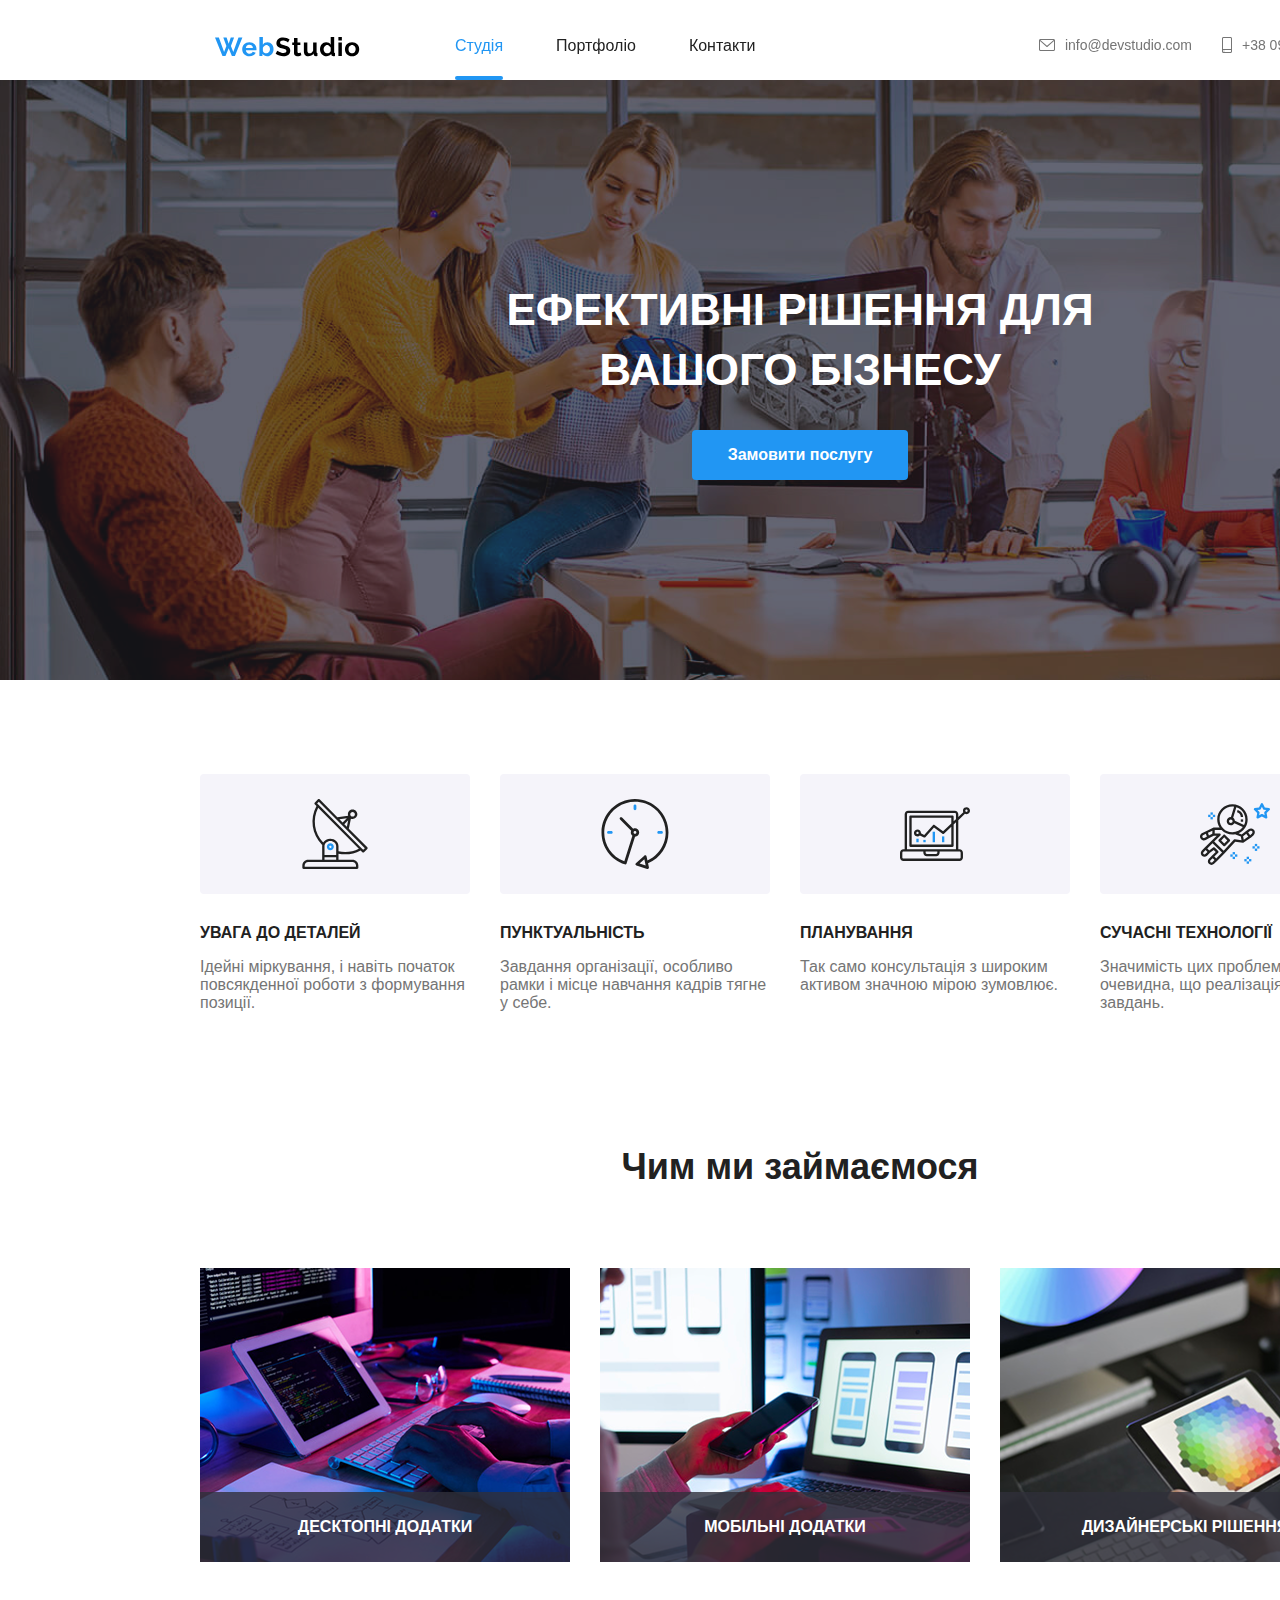
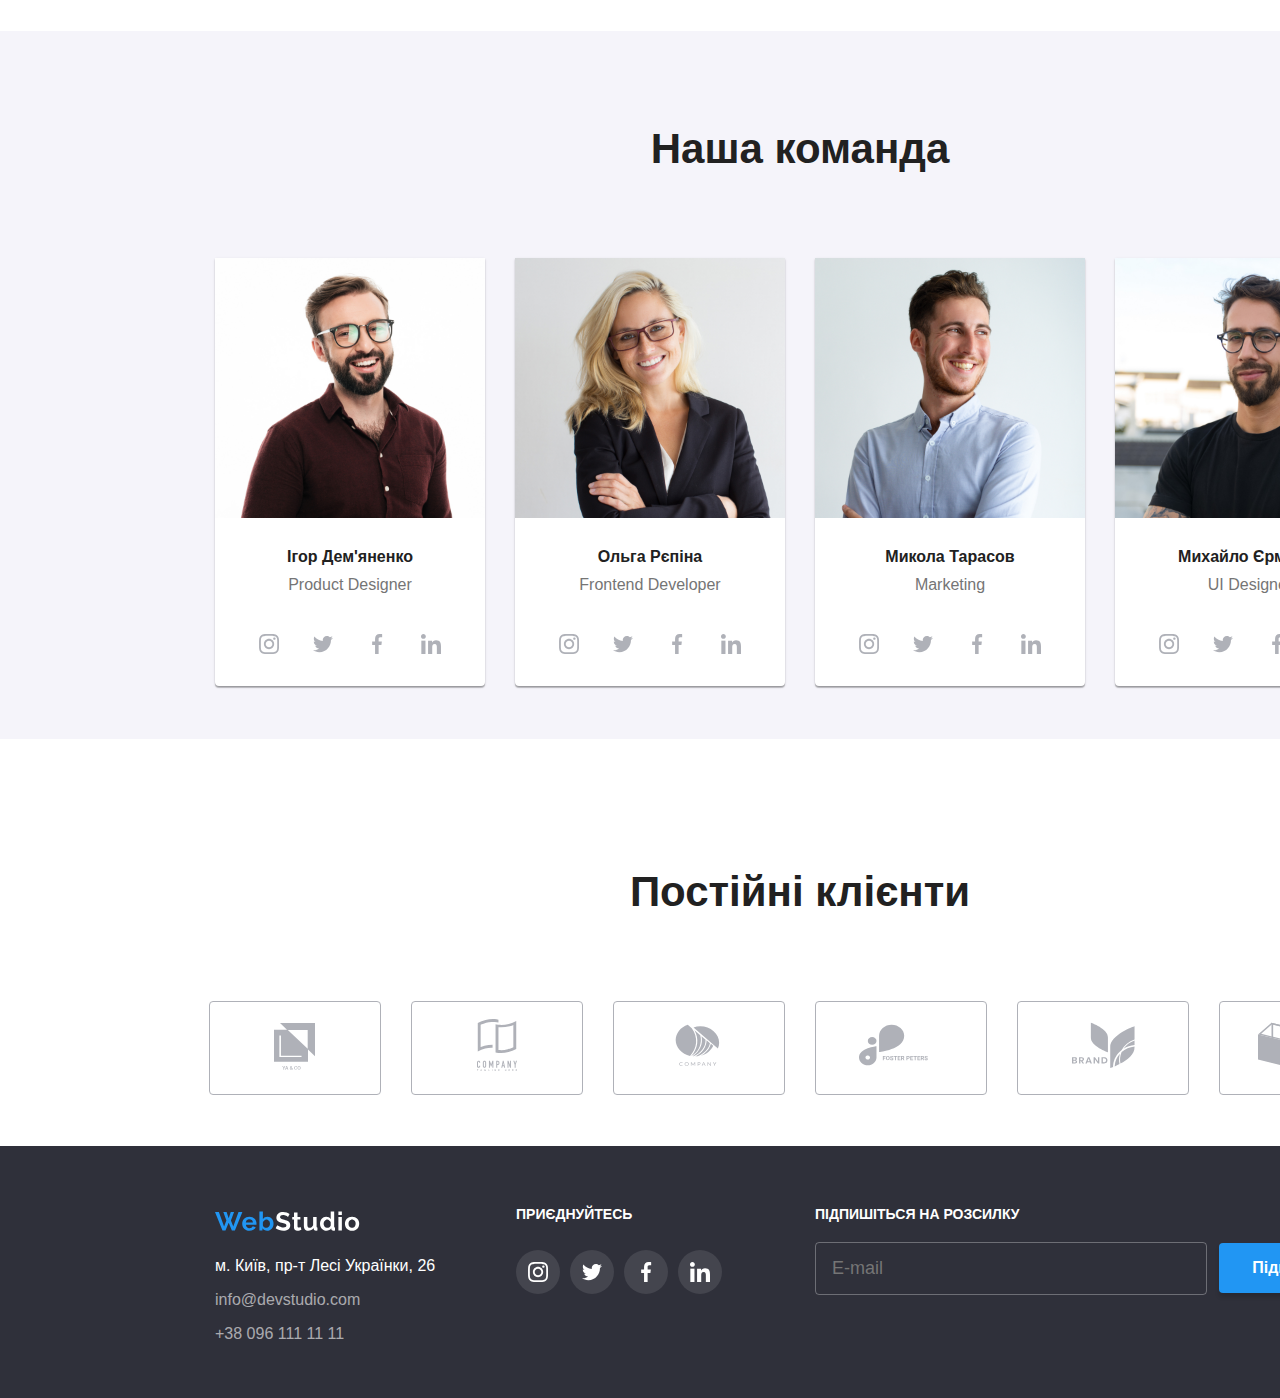
<file: index.html>
<!DOCTYPE html>
<html lang="en">
<head>
    <meta charset="UTF-8">
    <meta name="viewport" content="width=device-width, initial-scale=1.0">
    <title>WebStudio</title>
    <link rel="icon" type="image/png" href="logo-icon.svg">
    <link rel="stylesheet" href="style.css">
</head>
<body>
    <header>
        <nav>
            <div class="'main-nav-content">
                <a id="nav-logo" href="#">
                    <svg xmlns="http://www.w3.org/2000/svg" width="145" height="20" viewBox="0 0 145 20" fill="none">
                        <path d="M8.294 0.592H11.596L13.676 6.702L15.756 0.592H19.084L15.938 8.99L18.278 14.892L23.504 0.539999H27.404L19.89 19H16.874L13.676 11.252L10.478 19H7.462L0 0.539999H3.848L9.1 14.892L11.388 8.99L8.294 0.592ZM34.3793 19.26C33.2873 19.26 32.2993 19.078 31.4153 18.714C30.5313 18.3327 29.7773 17.8213 29.1533 17.18C28.5293 16.5387 28.044 15.7933 27.6973 14.944C27.368 14.0947 27.2033 13.202 27.2033 12.266C27.2033 11.2953 27.368 10.3853 27.6973 9.536C28.0266 8.66933 28.5033 7.91533 29.1273 7.274C29.7513 6.61533 30.5053 6.09533 31.3893 5.714C32.2906 5.33267 33.296 5.142 34.4053 5.142C35.5146 5.142 36.5026 5.33267 37.3693 5.714C38.2533 6.09533 38.9986 6.60667 39.6053 7.248C40.2293 7.88933 40.6973 8.63467 41.0093 9.484C41.3386 10.3333 41.5033 11.2173 41.5033 12.136C41.5033 12.3613 41.4946 12.578 41.4773 12.786C41.4773 12.994 41.46 13.1673 41.4253 13.306H30.8953C30.9473 13.8433 31.0773 14.32 31.2853 14.736C31.4933 15.152 31.762 15.5073 32.0913 15.802C32.4206 16.0967 32.7933 16.322 33.2093 16.478C33.6253 16.634 34.0586 16.712 34.5093 16.712C35.2026 16.712 35.8526 16.5473 36.4593 16.218C37.0833 15.8713 37.508 15.4207 37.7333 14.866L40.7233 15.698C40.2206 16.738 39.4146 17.596 38.3053 18.272C37.2133 18.9307 35.9046 19.26 34.3793 19.26ZM37.9153 11.044C37.8286 10.0213 37.4473 9.20667 36.7713 8.6C36.1126 7.976 35.3066 7.664 34.3533 7.664C33.8853 7.664 33.4433 7.75067 33.0273 7.924C32.6286 8.08 32.2733 8.30533 31.9613 8.6C31.6493 8.89467 31.3893 9.25 31.1813 9.666C30.9906 10.082 30.878 10.5413 30.8433 11.044H37.9153ZM52.1538 19.26C51.1138 19.26 50.1864 19.026 49.3718 18.558C48.5571 18.09 47.9158 17.4487 47.4478 16.634V19H44.4058V0.0199995H47.8898V7.768C48.3751 6.936 49.0078 6.29467 49.7878 5.844C50.5851 5.376 51.5124 5.142 52.5698 5.142C53.4538 5.142 54.2598 5.33267 54.9878 5.714C55.7158 6.09533 56.3398 6.60667 56.8598 7.248C57.3971 7.88933 57.8044 8.64333 58.0818 9.51C58.3764 10.3767 58.5238 11.2867 58.5238 12.24C58.5238 13.228 58.3591 14.1467 58.0298 14.996C57.7178 15.8453 57.2758 16.5907 56.7038 17.232C56.1318 17.856 55.4558 18.35 54.6758 18.714C53.8958 19.078 53.0551 19.26 52.1538 19.26ZM51.1918 16.296C51.7464 16.296 52.2578 16.192 52.7258 15.984C53.1938 15.7587 53.5924 15.464 53.9218 15.1C54.2511 14.736 54.5024 14.3113 54.6758 13.826C54.8664 13.3407 54.9618 12.8207 54.9618 12.266C54.9618 11.7113 54.8751 11.1827 54.7018 10.68C54.5284 10.1773 54.2771 9.73533 53.9478 9.354C53.6358 8.97267 53.2631 8.66933 52.8298 8.444C52.3964 8.21867 51.9198 8.106 51.3998 8.106C50.6198 8.106 49.9178 8.366 49.2938 8.886C48.6871 9.38867 48.2191 10.0127 47.8898 10.758V14.008C48.0111 14.3547 48.1844 14.6667 48.4098 14.944C48.6524 15.2213 48.9211 15.464 49.2158 15.672C49.5104 15.8627 49.8311 16.0187 50.1778 16.14C50.5244 16.244 50.8624 16.296 51.1918 16.296Z" fill="#2196F3"/>
                        <path d="M73.0003 5.376C72.8789 5.25467 72.6536 5.09 72.3243 4.882C72.0123 4.674 71.6223 4.47467 71.1543 4.284C70.7036 4.076 70.2096 3.90267 69.6723 3.764C69.1349 3.62533 68.5889 3.556 68.0343 3.556C67.0463 3.556 66.3096 3.738 65.8243 4.102C65.3389 4.466 65.0963 4.97733 65.0963 5.636C65.0963 6.01733 65.1829 6.338 65.3563 6.598C65.5469 6.84067 65.8156 7.05733 66.1623 7.248C66.5089 7.43867 66.9423 7.612 67.4623 7.768C67.9996 7.924 68.6149 8.08867 69.3083 8.262C70.2096 8.50467 71.0243 8.76467 71.7523 9.042C72.4976 9.31933 73.1216 9.666 73.6243 10.082C74.1443 10.498 74.5429 11.0007 74.8203 11.59C75.0976 12.162 75.2363 12.8727 75.2363 13.722C75.2363 14.71 75.0456 15.5593 74.6643 16.27C74.3003 16.9633 73.7976 17.5267 73.1563 17.96C72.5323 18.3933 71.8043 18.714 70.9723 18.922C70.1576 19.1127 69.2996 19.208 68.3983 19.208C67.0116 19.208 65.6423 19 64.2903 18.584C62.9383 18.168 61.7249 17.5787 60.6503 16.816L62.2363 13.722C62.3923 13.878 62.6696 14.086 63.0683 14.346C63.4843 14.5887 63.9696 14.84 64.5243 15.1C65.0789 15.3427 65.6943 15.5507 66.3703 15.724C67.0463 15.8973 67.7396 15.984 68.4503 15.984C70.4263 15.984 71.4143 15.3513 71.4143 14.086C71.4143 13.6873 71.3016 13.3493 71.0763 13.072C70.8509 12.7947 70.5303 12.552 70.1143 12.344C69.6983 12.136 69.1956 11.9453 68.6063 11.772C68.0169 11.5987 67.3583 11.408 66.6303 11.2C65.7463 10.9573 64.9749 10.6973 64.3163 10.42C63.6749 10.1253 63.1376 9.78733 62.7043 9.406C62.2709 9.00733 61.9416 8.55667 61.7163 8.054C61.5083 7.534 61.4043 6.91867 61.4043 6.208C61.4043 5.272 61.5776 4.44 61.9243 3.712C62.2709 2.984 62.7476 2.37733 63.3543 1.892C63.9783 1.40667 64.6976 1.04267 65.5123 0.799999C66.3269 0.539999 67.2023 0.409999 68.1383 0.409999C69.4383 0.409999 70.6343 0.617999 71.7263 1.034C72.8183 1.43267 73.7716 1.90933 74.5863 2.464L73.0003 5.376ZM86.4013 18.298C85.9333 18.506 85.3613 18.714 84.6853 18.922C84.0093 19.13 83.2986 19.234 82.5533 19.234C82.0679 19.234 81.6086 19.1733 81.1753 19.052C80.7593 18.9307 80.3866 18.74 80.0573 18.48C79.7453 18.2027 79.4939 17.856 79.3033 17.44C79.1126 17.0067 79.0173 16.4867 79.0173 15.88V8.054H77.2233V5.376H79.0173V0.956H82.5013V5.376H85.3613V8.054H82.5013V14.71C82.5013 15.1953 82.6226 15.542 82.8653 15.75C83.1253 15.9407 83.4373 16.036 83.8013 16.036C84.1653 16.036 84.5206 15.9753 84.8673 15.854C85.2139 15.7327 85.4913 15.6287 85.6993 15.542L86.4013 18.298ZM93.1558 19.26C91.7518 19.26 90.6858 18.8093 89.9578 17.908C89.2298 17.0067 88.8658 15.672 88.8658 13.904V5.376H92.3498V13.15C92.3498 15.2473 93.1038 16.296 94.6118 16.296C95.2878 16.296 95.9378 16.0967 96.5618 15.698C97.2031 15.282 97.7231 14.658 98.1218 13.826V5.376H101.606V14.996C101.606 15.36 101.666 15.62 101.788 15.776C101.926 15.932 102.143 16.0187 102.438 16.036V19C102.091 19.0693 101.796 19.1127 101.554 19.13C101.328 19.1473 101.12 19.156 100.93 19.156C100.306 19.156 99.7944 19.0173 99.3958 18.74C99.0144 18.4453 98.7891 18.0467 98.7198 17.544L98.6418 16.452C98.0351 17.388 97.2551 18.09 96.3018 18.558C95.3484 19.026 94.2998 19.26 93.1558 19.26ZM111.49 19.26C110.554 19.26 109.687 19.078 108.89 18.714C108.093 18.35 107.408 17.8473 106.836 17.206C106.264 16.5647 105.813 15.8193 105.484 14.97C105.172 14.1033 105.016 13.176 105.016 12.188C105.016 11.2 105.163 10.2813 105.458 9.432C105.77 8.58267 106.195 7.83733 106.732 7.196C107.269 6.55467 107.911 6.052 108.656 5.688C109.401 5.324 110.216 5.142 111.1 5.142C112.105 5.142 113.007 5.38467 113.804 5.87C114.619 6.35533 115.251 6.988 115.702 7.768V0.0199995H119.186V14.996C119.186 15.36 119.247 15.62 119.368 15.776C119.489 15.932 119.697 16.0187 119.992 16.036V19C119.385 19.1213 118.891 19.182 118.51 19.182C117.886 19.182 117.375 19.026 116.976 18.714C116.577 18.402 116.352 17.9947 116.3 17.492L116.222 16.634C115.719 17.5007 115.035 18.1593 114.168 18.61C113.319 19.0433 112.426 19.26 111.49 19.26ZM112.4 16.296C112.729 16.296 113.067 16.244 113.414 16.14C113.761 16.0187 114.081 15.854 114.376 15.646C114.671 15.438 114.931 15.1953 115.156 14.918C115.399 14.6407 115.581 14.3373 115.702 14.008V10.758C115.563 10.3767 115.364 10.03 115.104 9.718C114.861 9.38867 114.575 9.11133 114.246 8.886C113.934 8.64333 113.596 8.45267 113.232 8.314C112.885 8.17533 112.539 8.106 112.192 8.106C111.672 8.106 111.187 8.21867 110.736 8.444C110.303 8.66933 109.93 8.98133 109.618 9.38C109.306 9.76133 109.063 10.2033 108.89 10.706C108.717 11.2087 108.63 11.7287 108.63 12.266C108.63 12.838 108.725 13.3667 108.916 13.852C109.107 14.3373 109.367 14.762 109.696 15.126C110.025 15.49 110.415 15.776 110.866 15.984C111.334 16.192 111.845 16.296 112.4 16.296ZM123.386 19V5.376H126.87V19H123.386ZM123.386 3.478V0.0199995H126.87V3.478H123.386ZM137.085 19.26C135.975 19.26 134.979 19.0693 134.095 18.688C133.211 18.3067 132.457 17.7953 131.833 17.154C131.226 16.4953 130.758 15.7413 130.429 14.892C130.099 14.0427 129.935 13.15 129.935 12.214C129.935 11.2607 130.099 10.3593 130.429 9.51C130.758 8.66067 131.226 7.91533 131.833 7.274C132.457 6.61533 133.211 6.09533 134.095 5.714C134.979 5.33267 135.975 5.142 137.085 5.142C138.194 5.142 139.182 5.33267 140.049 5.714C140.933 6.09533 141.678 6.61533 142.285 7.274C142.909 7.91533 143.385 8.66067 143.715 9.51C144.044 10.3593 144.209 11.2607 144.209 12.214C144.209 13.15 144.044 14.0427 143.715 14.892C143.385 15.7413 142.917 16.4953 142.311 17.154C141.704 17.7953 140.959 18.3067 140.075 18.688C139.191 19.0693 138.194 19.26 137.085 19.26ZM133.523 12.214C133.523 12.8207 133.609 13.3753 133.783 13.878C133.973 14.3633 134.225 14.788 134.537 15.152C134.866 15.516 135.247 15.802 135.681 16.01C136.114 16.2007 136.582 16.296 137.085 16.296C137.587 16.296 138.055 16.2007 138.489 16.01C138.922 15.802 139.295 15.516 139.607 15.152C139.936 14.788 140.187 14.3547 140.361 13.852C140.551 13.3493 140.647 12.7947 140.647 12.188C140.647 11.5987 140.551 11.0527 140.361 10.55C140.187 10.0473 139.936 9.614 139.607 9.25C139.295 8.886 138.922 8.60867 138.489 8.418C138.055 8.21 137.587 8.106 137.085 8.106C136.582 8.106 136.114 8.21 135.681 8.418C135.247 8.626 134.866 8.912 134.537 9.276C134.225 9.64 133.973 10.0733 133.783 10.576C133.609 11.0787 133.523 11.6247 133.523 12.214Z" fill="black"/>
                    </svg>
                </a>

                <a href="#" class="nav-link current-link">Студія</a>
                <a href="portfolio.html" class="nav-link">Портфоліо</a>
                <a href="#" class="nav-link">Контакти</a>
                <span class="nav-underline"></span>
            </div>

            <div class="other-nav-info">
                <div class="nav-email">
                    <svg  class="nav-icon" xmlns="http://www.w3.org/2000/svg" width="16" height="12" viewBox="0 0 16 12" fill="none">
                        <path d="M14.5 0H1.50001C0.672854 0 0 0.672853 0 1.50001V10.5C0 11.3271 0.672854 12 1.50001 12H14.5C15.3271 12 16 11.3271 16 10.5V1.50001C16 0.672853 15.3271 0 14.5 0ZM14.5 0.999994C14.5679 0.999994 14.6325 1.01409 14.6916 1.0387L8 6.83838L1.30833 1.0387C1.36742 1.01412 1.43204 0.999994 1.49998 0.999994H14.5ZM14.5 11H1.50001C1.22414 11 0.999996 10.7759 0.999996 10.5V2.09521L7.67236 7.87792C7.76661 7.95944 7.8833 7.99999 8 7.99999C8.1167 7.99999 8.23339 7.95948 8.32764 7.87792L15 2.09521V10.5C15 10.7759 14.7759 11 14.5 11Z" fill="#757575"/>
                    </svg>
                    <p>info@devstudio.com</p>
                </div>

                <div class="nav-phone">
                    <svg class="nav-icon" xmlns="http://www.w3.org/2000/svg" width="10" height="16" viewBox="0 0 10 16" fill="none">
                        <path d="M8.5 0H1.5C0.672848 0 0 0.672848 0 1.5V14.5C0 15.3272 0.672848 16 1.5 16H8.5C9.32715 16 10 15.3272 10 14.5V1.5C10 0.672848 9.32715 0 8.5 0ZM1.5 1H8.5C8.77588 1 9 1.22412 9 1.5V12H1V1.5C1 1.22412 1.22412 1 1.5 1ZM8.5 15H1.5C1.22412 15 1 14.7759 1 14.5V13H9V14.5C9 14.7759 8.77588 15 8.5 15Z" fill="#757575"/>
                        <path d="M2.35355 13.7389C2.54882 13.9213 2.54882 14.2169 2.35355 14.3992C2.15828 14.5816 1.84172 14.5816 1.64645 14.3992C1.45118 14.2169 1.45118 13.9213 1.64645 13.7389C1.84172 13.5566 2.15828 13.5566 2.35355 13.7389Z" fill="#757575"/>
                    </svg>
                    <p>+38 096 111 11 11</p>
                </div>
            </div>

        </nav>
    </header>
    <section id="nav-space"></section>
    
    <main>
        <div class="overlay">
            <h1 class="main-heading">
                Ефективні рішення для вашого бізнесу
            </h1>
            <a href="#" class="primary-btn">Замовити послугу</a>
        </div>
    </main>
    <section id="what-we-do">
        <div id="good-sides">
            <div class="card">            
                <div class="icon-space">
                    <svg xmlns="http://www.w3.org/2000/svg" width="70" height="70" viewBox="0 0 70 70" fill="none">
                        <path d="M67.3162 48.3385L48.8467 29.7337L50.8966 19.6373C51.4255 19.8438 51.9878 19.9517 52.5556 19.9558H52.5696C55.1776 19.9866 57.3169 17.8974 57.3478 15.2893C57.3787 12.6812 55.2894 10.542 52.6813 10.5111C50.0732 10.4803 47.934 12.5695 47.903 15.1776C47.8965 15.7357 47.9888 16.2905 48.1759 16.8163L37.3259 18.1405L19.6276 0.35C19.4104 0.128479 19.1141 0.00247917 18.8039 0C18.4976 0.00160417 18.2044 0.123521 17.9872 0.3395L14.6786 3.6295C14.2231 4.08508 14.2231 4.82358 14.6786 5.27917L16.4589 7.08517C9.56156 19.7681 11.8018 35.4741 21.9702 45.7228C22.0636 45.8121 22.1718 45.8843 22.2899 45.9363C22.2164 46.3311 22.178 46.7317 22.1756 47.1333V60.6667H8.17556C4.95556 60.6705 2.34602 63.28 2.34222 66.5V68.8333C2.34222 69.4776 2.8646 70 3.50889 70H57.1756C57.8199 70 58.3422 69.4776 58.3422 68.8333V66.5C58.3384 63.28 55.7289 60.6705 52.5089 60.6667H38.5089V54.6688C40.7021 55.1288 42.9367 55.3633 45.1776 55.3688C50.5547 55.363 55.8463 54.0225 60.5776 51.4675L62.3672 53.2677C62.5844 53.4892 62.8807 53.6152 63.1909 53.6177C63.4971 53.6161 63.7904 53.4941 64.0076 53.2782L67.3162 49.9882C67.7717 49.5326 67.7717 48.7941 67.3162 48.3385ZM50.9246 13.6348C51.8382 12.726 53.3156 12.7301 54.2243 13.6437C55.1332 14.5574 55.1291 16.0348 54.2154 16.9435C53.7781 17.3785 53.1863 17.6226 52.5694 17.6225H52.5624C51.2738 17.6158 50.2345 16.5658 50.2412 15.2771C50.2444 14.6602 50.4917 14.0699 50.9291 13.6348H50.9246ZM48.1782 21.301L46.8692 27.7445L44.2979 25.158L48.1782 21.301ZM46.8529 19.3282L42.6529 23.5037L39.4037 20.237L46.8529 19.3282ZM52.5089 63C54.4419 63 56.0089 64.567 56.0089 66.5V67.6667H4.67556V66.5C4.67556 64.567 6.24254 63 8.17556 63H52.5089ZM36.1756 58.3333V60.6667H24.5089V58.3333H36.1756ZM24.5089 56V47.1333C24.5089 44.303 27.1257 42 30.3422 42C33.5587 42 36.1756 44.303 36.1756 47.1333V56H24.5089ZM38.5089 52.29V47.1333C38.5089 43.0162 34.8456 39.6667 30.3422 39.6667C27.4305 39.622 24.7078 41.1041 23.1649 43.5738C14.2886 34.2249 12.2898 20.2875 18.1805 8.82073L58.8719 49.7455C52.5885 52.9419 45.3857 53.8418 38.5089 52.29ZM63.2037 50.7943L61.5599 49.1412L18.7922 6.11567L17.1414 4.46133L18.7922 2.81633L36.1499 20.272C36.1581 20.272 36.1627 20.2872 36.1709 20.293L64.8592 49.1493L63.2037 50.7943Z" fill="#212121"/>
                        <path d="M30.3527 44.3333H30.3422C28.4092 44.3304 26.8399 45.895 26.837 47.8281C26.8341 49.7611 28.3987 51.3304 30.3317 51.3333H30.3422C32.2752 51.3362 33.8446 49.7716 33.8475 47.8386C33.8504 45.9055 32.2857 44.3362 30.3527 44.3333ZM31.1694 48.6605C30.9498 48.8789 30.6521 49.0012 30.3422 49C29.6979 48.9966 29.1783 48.4716 29.1817 47.8273C29.1833 47.5189 29.307 47.2237 29.5256 47.0062C29.7427 46.7902 30.036 46.6683 30.3422 46.6667C30.9865 46.67 31.5061 47.195 31.5028 47.8393C31.5012 48.1477 31.3775 48.4429 31.1589 48.6605H31.1694Z" fill="#2196F3"/>
                    </svg>
                </div>
                <h3 class="card-heading">УВАГА ДО ДЕТАЛЕЙ</h3>
                <p class="card-paragraph">Ідейні міркування, і навіть початок повсякденної роботи з формування позиції.</p>
            </div>
            <div class="card">            
                <div class="icon-space">
                    <svg xmlns="http://www.w3.org/2000/svg" width="70" height="70" viewBox="0 0 70 70" fill="none">
                        <path d="M68.4614 33.4715C68.4577 14.9819 53.4656 -0.00373771 34.9755 6.99302e-07C16.4859 0.00373911 1.5002 14.9963 1.50394 33.4859C1.50714 48.0502 10.9252 60.9413 24.7995 65.3713C24.932 65.413 25.0698 65.4343 25.2081 65.4338C25.4719 65.4333 25.7304 65.3628 25.9574 65.2287C26.2527 65.0541 26.4733 64.7764 26.5769 64.449L35.0315 37.6521C37.3429 37.6404 39.2068 35.7568 39.1945 33.4459C39.1828 31.1345 37.2997 29.2706 34.9883 29.2824C34.3666 29.285 33.753 29.4282 33.1944 29.7011L22.0251 18.5302C21.4708 17.9951 20.588 18.0106 20.0528 18.5644C19.5305 19.1054 19.5305 19.962 20.0528 20.503L31.2162 31.6792C30.3596 33.4277 30.8493 35.5383 32.3896 36.7303L24.3338 62.2647C8.41358 56.4002 0.261719 38.7405 6.12621 22.8203C11.9907 6.90002 29.6504 -1.25183 45.5706 4.61266C61.4909 10.4771 69.6428 28.1374 63.7783 44.0571C60.913 51.8351 55.0261 58.1252 47.4548 61.4989L46.5843 57.3989C46.4251 56.6454 45.6844 56.1636 44.9308 56.3233C44.6932 56.3741 44.4726 56.4857 44.291 56.6475L35.8978 64.1409C35.3221 64.653 35.2708 65.5347 35.7835 66.1105C35.9501 66.2974 36.1637 66.4362 36.403 66.5126L47.1189 69.9327C47.8521 70.1682 48.6377 69.765 48.8732 69.0312C48.948 68.7994 48.9603 68.5527 48.9101 68.3145L48.0545 64.2915C60.4452 59.0678 68.4903 46.918 68.4614 33.4715ZM34.9829 32.0766C35.7531 32.0766 36.3779 32.7014 36.3779 33.4715C36.3779 34.2422 35.7531 34.8665 34.9829 34.8665C34.2123 34.8665 33.588 34.2422 33.588 33.4715C33.588 32.7014 34.2123 32.0766 34.9829 32.0766ZM39.5774 64.5916L44.3551 60.3298L45.6737 66.543L39.5774 64.5916Z" fill="#212121"/>
                        <path d="M33.588 6.96729V9.7572C33.588 10.5278 34.2123 11.1522 34.9829 11.1522C35.753 11.1522 36.3779 10.5278 36.3779 9.7572V6.96729C36.3779 6.19717 35.753 5.57233 34.9829 5.57233C34.2123 5.57233 33.588 6.19717 33.588 6.96729Z" fill="#2196F3"/>
                        <path d="M8.47871 32.0765C7.70807 32.0765 7.08376 32.7014 7.08376 33.4715C7.08376 34.2421 7.70807 34.8665 8.47871 34.8665H11.2686C12.0393 34.8665 12.6636 34.2421 12.6636 33.4715C12.6636 32.7014 12.0393 32.0765 11.2686 32.0765H8.47871Z" fill="#2196F3"/>
                        <path d="M61.4865 34.8665C62.2572 34.8665 62.8815 34.2421 62.8815 33.4715C62.8815 32.7014 62.2572 32.0765 61.4865 32.0765H58.6966C57.9265 32.0765 57.3017 32.7014 57.3017 33.4715C57.3017 34.2421 57.9265 34.8665 58.6966 34.8665H61.4865Z" fill="#2196F3"/>
                    </svg>
                </div>
                    <h3 class="card-heading">ПУНКТУАЛЬНІСТЬ</h3>
                    <p class="card-paragraph">Завдання організації, особливо рамки і місце навчання кадрів тягне у себе.</p>
            </div>

            <div class="card">            
                <div class="icon-space">
                    <svg xmlns="http://www.w3.org/2000/svg" width="70" height="70" viewBox="0 0 70 70" fill="none">
                        <g clip-path="url(#clip0_12_6782)">
                        <path d="M32.6496 32.7351H34.9817V43.2296H32.6496V32.7351Z" fill="#2196F3"/>
                        <path d="M41.978 37.3993H44.3102V43.2296H41.978V37.3993Z" fill="#2196F3"/>
                        <path d="M23.3211 40.8975H25.6532V43.2296H23.3211V40.8975Z" fill="#2196F3"/>
                        <path d="M16.3248 39.7314H18.6569V43.2295H16.3248V39.7314Z" fill="#2196F3"/>
                        <path d="M3.49817 61.8865H59.4689C61.4007 61.8865 62.967 60.3202 62.967 58.3883V53.7241C62.967 51.7923 61.4007 50.2259 59.4689 50.2259H58.3028V21.1469L64.9262 14.8725C66.4635 15.6303 68.3242 15.1702 69.3302 13.7816C70.3369 12.3935 70.1957 10.4821 68.9966 9.25684C67.7975 8.03157 65.8901 7.8488 64.4798 8.82412C63.0701 9.80001 62.569 11.6499 63.2933 13.2037L58.3028 17.9345V15.2443C58.3028 13.3124 56.7365 11.7461 54.8046 11.7461H8.16239C6.23054 11.7461 4.66422 13.3124 4.66422 15.2443V50.2259H3.49817C1.56632 50.2259 0 51.7923 0 53.7241V58.3883C0 60.3202 1.56632 61.8865 3.49817 61.8865ZM66.4652 10.58C67.1091 10.58 67.6312 11.1021 67.6312 11.7461C67.6312 12.39 67.1091 12.9121 66.4652 12.9121C65.8212 12.9121 65.2991 12.39 65.2991 11.7461C65.2991 11.1021 65.8212 10.58 66.4652 10.58ZM6.99634 15.2443C6.99634 14.6003 7.51844 14.0782 8.16239 14.0782H54.8046C55.4486 14.0782 55.9707 14.6003 55.9707 15.2443V20.1414L53.6386 22.3573V17.5764C53.6386 16.9324 53.1165 16.4103 52.4725 16.4103H10.4945C9.85055 16.4103 9.32845 16.9324 9.32845 17.5764V46.7278C9.32845 47.3717 9.85055 47.8938 10.4945 47.8938H52.4725C53.1165 47.8938 53.6386 47.3717 53.6386 46.7278V25.5651L55.9707 23.3554V50.2259H6.99634V15.2443ZM17.4908 30.403C15.9131 30.3984 14.5279 31.4495 14.1083 32.9703C13.6886 34.491 14.3383 36.104 15.6951 36.9091C17.0513 37.7142 18.7793 37.5121 19.9129 36.4149L23.9662 38.4487C24.4371 38.6844 25.0081 38.5739 25.3583 38.1805L33.9745 28.4871L42.4443 34.8338C42.8987 35.1743 43.5329 35.1378 43.9452 34.7478L51.3065 27.7748V45.5617H11.6606V18.7424H51.3065V24.5619L43.0564 32.3747L34.5154 25.9716C34.0303 25.6084 33.3476 25.6767 32.9445 26.1294L24.2099 35.9571L20.9446 34.3242C20.9685 34.1841 20.9833 34.0429 20.989 33.9012C20.989 31.9693 19.4227 30.403 17.4908 30.403ZM18.6569 33.9012C18.6569 34.5451 18.1348 35.0672 17.4908 35.0672C16.8469 35.0672 16.3248 34.5451 16.3248 33.9012C16.3248 33.2572 16.8469 32.7351 17.4908 32.7351C18.1348 32.7351 18.6569 33.2572 18.6569 33.9012ZM25.6532 52.5581H37.3138V53.7241C37.3138 54.3681 36.7917 54.8902 36.1477 54.8902H26.8193C26.1753 54.8902 25.6532 54.3681 25.6532 53.7241V52.5581ZM2.33211 53.7241C2.33211 53.0802 2.85422 52.5581 3.49817 52.5581H23.3211V53.7241C23.3211 55.656 24.8874 57.2223 26.8193 57.2223H36.1477C38.0796 57.2223 39.6459 55.656 39.6459 53.7241V52.5581H59.4689C60.1128 52.5581 60.6349 53.0802 60.6349 53.7241V58.3883C60.6349 59.0323 60.1128 59.5544 59.4689 59.5544H3.49817C2.85422 59.5544 2.33211 59.0323 2.33211 58.3883V53.7241Z" fill="#212121"/>
                        </g>
                        <defs>
                        <clipPath id="clip0_12_6782">
                        <rect width="70" height="70" fill="white"/>
                        </clipPath>
                        </defs>
                    </svg>
                </div>
                <h3 class="card-heading">ПЛАНУВАННЯ</h3>
                <p class="card-paragraph">Так само консультація з широким активом значною мірою зумовлює.</p>
            </div>
            <div class="card">            
                <div class="icon-space">
                    <svg xmlns="http://www.w3.org/2000/svg" width="70" height="70" viewBox="0 0 70 70" fill="none">
                        <g clip-path="url(#clip0_12_6793)">
                        <path d="M69.9433 9.89637C69.8056 9.47513 69.4416 9.16724 69.0018 9.10298L64.8228 8.49512L62.9526 4.70809C62.5606 3.91005 61.2527 3.91005 60.8608 4.70809L58.9906 8.49512L54.8114 9.10312C54.3716 9.16724 54.0076 9.47418 53.8687 9.89651C53.7323 10.3188 53.8453 10.7831 54.1639 11.0924L57.1891 14.0407L56.4752 18.2034C56.4005 18.6409 56.5802 19.0831 56.9384 19.3445C57.3012 19.6082 57.7748 19.6407 58.168 19.4331L61.9061 17.4672L65.6442 19.4331C65.8146 19.5229 66.0024 19.5672 66.1879 19.5672C66.4294 19.5672 66.671 19.4925 66.874 19.3443C67.2333 19.0831 67.413 18.6408 67.3372 18.2033L66.6233 14.0405L69.6485 11.0923C69.9654 10.7819 70.0798 10.3187 69.9433 9.89637ZM64.5556 12.7991C64.2815 13.0662 64.1555 13.4536 64.2208 13.8316L64.6385 16.2688L62.4499 15.1184C62.2795 15.0286 62.0929 14.9843 61.9061 14.9843C61.7195 14.9843 61.534 15.0286 61.3624 15.1184L59.1736 16.2688L59.5913 13.8316C59.6567 13.4536 59.5306 13.0675 59.2565 12.7991L57.4843 11.0724L59.932 10.7166C60.3124 10.6617 60.6402 10.4226 60.8106 10.0783L61.9049 7.86169L62.9992 10.0783C63.1696 10.4225 63.4974 10.6617 63.8778 10.7166L66.3255 11.0724L64.5556 12.7991Z" fill="#2196F3"/>
                        <path d="M57.167 44.8923H54.8336V47.2257H57.167V44.8923Z" fill="#2196F3"/>
                        <path d="M57.167 49.5591H54.8336V51.8925H57.167V49.5591Z" fill="#2196F3"/>
                        <path d="M59.5004 47.2257H57.167V49.5591H59.5004V47.2257Z" fill="#2196F3"/>
                        <path d="M54.8337 47.2257H52.5003V49.5591H54.8337V47.2257Z" fill="#2196F3"/>
                        <path d="M49.0002 57.7259H46.6668V60.0593H49.0002V57.7259Z" fill="#2196F3"/>
                        <path d="M49.0002 62.3926H46.6668V64.726H49.0002V62.3926Z" fill="#2196F3"/>
                        <path d="M51.3337 60.0593H49.0002V62.3927H51.3337V60.0593Z" fill="#2196F3"/>
                        <path d="M46.6668 60.0593H44.3334V62.3927H46.6668V60.0593Z" fill="#2196F3"/>
                        <path d="M35 53.0592H32.6666V55.3926H35V53.0592Z" fill="#2196F3"/>
                        <path d="M35 57.7259H32.6666V60.0593H35V57.7259Z" fill="#2196F3"/>
                        <path d="M37.3334 55.3925H35V57.7259H37.3334V55.3925Z" fill="#2196F3"/>
                        <path d="M32.6666 55.3925H30.3332V57.7259H32.6666V55.3925Z" fill="#2196F3"/>
                        <path d="M12.833 13.3918H10.4996V15.7252H12.833V13.3918Z" fill="#2196F3"/>
                        <path d="M12.833 18.0587H10.4996V20.3921H12.833V18.0587Z" fill="#2196F3"/>
                        <path d="M15.1663 15.7252H12.8329V18.0586H15.1663V15.7252Z" fill="#2196F3"/>
                        <path d="M10.4996 15.7252H8.1662V18.0586H10.4996V15.7252Z" fill="#2196F3"/>
                        <path d="M54.0635 30.9738C53.4348 30.1256 52.5119 29.5797 51.4642 29.4326C50.4119 29.2833 49.3735 29.5597 48.5335 30.2026L45.7952 32.3014L45.794 32.3026L41.6429 35.4025L38.6725 34.2194C43.9692 31.8429 47.6712 26.545 47.6712 20.3942C47.6712 12.0314 40.8402 5.22736 32.4436 5.22736C24.047 5.22736 17.2162 12.0314 17.2162 20.3942C17.2162 23.4253 18.1226 26.2439 19.6662 28.6158L13.6204 28.5633C13.6169 28.5633 13.6134 28.5633 13.6099 28.5633C13.5912 28.5633 13.5761 28.5726 13.5586 28.5738C13.4431 28.5785 13.3299 28.6018 13.2191 28.6415C13.1911 28.652 13.162 28.6579 13.1352 28.6706C13.1212 28.6765 13.1072 28.6776 13.0932 28.6846L6.02078 32.1764C6.01955 32.1764 6.01846 32.1764 6.01846 32.1775L1.87663 34.1693C1.8311 34.1891 1.78448 34.2159 1.73895 34.2462C0.0880496 35.3452 -0.474284 37.5036 0.429989 39.2676C0.911793 40.2056 1.73198 40.8963 2.74003 41.2124C3.12859 41.3337 3.52521 41.3933 3.91952 41.3933C4.55308 41.3933 5.18077 41.2381 5.75582 40.9313L8.79157 39.3167L13.7441 36.7593L16.7122 36.7418L4.80848 48.5884C4.80738 48.5896 4.80615 48.5896 4.80492 48.5907L1.8765 51.5074C1.18469 52.1958 0.80433 53.1092 0.80433 54.0835C0.80433 55.0565 1.18469 55.9723 1.8765 56.6619C2.58703 57.3689 3.52152 57.7235 4.45601 57.7235C5.39173 57.7235 6.32498 57.3689 7.03785 56.6619L9.91254 53.7988L13.7206 50.9556L15.6912 52.9179L11.8376 56.7551C11.8365 56.7564 11.8352 56.7564 11.834 56.7575L8.90559 59.6741C8.21378 60.3625 7.83343 61.2759 7.83343 62.2502C7.83343 63.2233 8.21378 64.139 8.90559 64.8286C9.61613 65.5356 10.5518 65.8903 11.4863 65.8903C12.4208 65.8903 13.3565 65.5356 14.0682 64.8286L16.9977 61.912L21.6842 57.2453C21.6854 57.244 21.6854 57.2429 21.6865 57.2417L23.8951 55.0542L23.8869 55.046C23.9009 55.032 23.9207 55.0272 23.9348 55.0122L35.2353 42.6349L42.8281 43.7152C42.8829 43.7234 42.9377 43.7269 42.9926 43.7269C43.1338 43.7269 43.2703 43.6931 43.4021 43.6429C43.4406 43.629 43.4744 43.6102 43.5106 43.5916C43.5526 43.5706 43.5969 43.559 43.6367 43.5322L50.6659 38.8655C50.6916 38.848 50.7056 38.8199 50.73 38.8013C50.758 38.7792 50.7931 38.7699 50.8186 38.7453L53.5999 36.1401C55.0471 34.7841 55.2466 32.5628 54.0635 30.9738ZM4.66027 38.8722C4.28114 39.0752 3.85061 39.1159 3.43881 38.9854C3.03042 38.8582 2.69915 38.5793 2.50541 38.2025C2.15308 37.5164 2.35721 36.6811 2.97436 36.2296L5.84796 34.8471L6.53977 36.8689L6.8303 37.7182L4.66027 38.8722ZM12.3102 34.874L8.92336 36.6241L8.36459 34.9907L7.96331 33.8169L12.3968 31.6282L12.3102 34.874ZM45.3402 20.3919C45.3402 22.4009 44.8607 24.2957 44.03 25.9907L34.8832 21.8362C34.7875 20.5821 34.1366 19.4842 33.1589 18.8005L36.3615 8.16849C41.5626 9.82295 45.3402 14.6752 45.3402 20.3919ZM19.5519 20.3919C19.5519 13.3159 25.3363 7.55831 32.4461 7.55831C32.9991 7.55831 33.5404 7.60493 34.0759 7.67261L30.9434 18.0713C30.9014 18.0701 30.8617 18.0585 30.8185 18.0585C28.5598 18.0585 26.7222 19.8901 26.7222 22.1419C26.7222 24.3936 28.5598 26.2254 30.8185 26.2254C32.3375 26.2254 33.65 25.3866 34.3582 24.1591L42.8073 27.9975C40.4564 31.1615 36.6938 33.2255 32.4459 33.2255C25.3363 33.2255 19.5519 27.4679 19.5519 20.3919ZM32.5814 22.1419C32.5814 23.1068 31.7903 23.8919 30.8185 23.8919C29.8467 23.8919 29.0557 23.1068 29.0557 22.1419C29.0557 21.1771 29.8467 20.3919 30.8185 20.3919C31.7903 20.3919 32.5814 21.1771 32.5814 22.1419ZM5.39186 55.0074C4.87506 55.5196 4.03846 55.5185 3.52289 55.0087C3.27433 54.7601 3.13788 54.4324 3.13788 54.0835C3.13788 53.7358 3.27433 53.4079 3.52289 53.1618L5.62743 51.0652L7.48944 52.9191L5.39186 55.0074ZM12.4222 63.1743C11.9054 63.6865 11.0677 63.6877 10.552 63.1755C10.3034 62.927 10.167 62.5993 10.167 62.2503C10.167 61.9027 10.3034 61.5748 10.552 61.3287L12.6579 59.231L13.5388 60.1073L14.5211 61.0849L12.4222 63.1743ZM20.0384 55.5862C20.0371 55.5873 20.036 55.5873 20.0348 55.5885L16.1742 59.4385L15.2933 58.5623L14.311 57.5846L18.168 53.7451C18.168 53.7451 18.168 53.7451 18.168 53.744C18.1693 53.7428 18.1703 53.7428 18.1716 53.7417C18.2591 53.6542 18.3139 53.5492 18.3676 53.4454C18.3828 53.415 18.4119 53.3893 18.4248 53.3579C18.461 53.2681 18.4668 53.1713 18.4808 53.0767C18.4878 53.0229 18.5112 52.9729 18.5112 52.9179C18.5112 52.8397 18.4832 52.764 18.4669 52.6869C18.4529 52.6169 18.4529 52.5456 18.426 52.4781C18.3817 52.3684 18.3058 52.2716 18.2265 52.177C18.2044 52.1513 18.1962 52.1186 18.1717 52.0942C18.1717 52.0942 18.1717 52.0942 18.1705 52.0942C18.1693 52.0931 18.1693 52.0906 18.1682 52.0895L14.6529 48.5895C14.6156 48.5521 14.5678 48.537 14.5258 48.5055C14.464 48.4577 14.4045 48.4134 14.3356 48.3795C14.2692 48.3468 14.2015 48.327 14.1315 48.3082C14.0568 48.2872 13.9845 48.2709 13.9063 48.265C13.8351 48.2604 13.7686 48.2674 13.6975 48.2756C13.6193 48.2849 13.5459 48.2954 13.47 48.3199C13.3965 48.3432 13.3312 48.3793 13.2636 48.4179C13.2204 48.4424 13.1714 48.4506 13.1305 48.4809L9.25136 51.3767L7.2808 49.4143L12.5286 44.1946L22.0674 53.576L20.0384 55.5862ZM34.9545 40.2372C34.9207 40.2325 34.8891 40.2454 34.8554 40.2431C34.7702 40.2384 34.6886 40.2443 34.6034 40.2582C34.5369 40.2699 34.4739 40.2827 34.4109 40.3049C34.3362 40.3306 34.2686 40.3656 34.1996 40.4075C34.1343 40.4472 34.0748 40.4892 34.0177 40.5417C33.9896 40.5661 33.9559 40.5779 33.9302 40.6058L23.6527 51.862L14.1851 42.5506L20.3825 36.3859C20.8387 35.9309 20.8411 35.1923 20.386 34.735C20.1562 34.5052 19.8541 34.392 19.5519 34.3932V34.3921L14.6985 34.4212L14.7592 30.9049L21.5493 30.9633C24.3166 33.7937 28.176 35.5589 32.4461 35.5589C33.4027 35.5589 34.3361 35.4598 35.2449 35.2905C35.3324 35.3605 35.4186 35.4317 35.5284 35.476L40.7996 37.5761L41.1332 39.235L41.5228 41.1717L34.9545 40.2372ZM43.7944 40.6269L43.1096 37.2189L46.2736 34.8564L47.102 35.9554L48.3445 37.605L43.7944 40.6269ZM52.0055 34.4341L50.1726 36.1514L48.1356 33.4471L49.9544 32.0529C50.2939 31.7917 50.7221 31.6854 51.1421 31.7403C51.5644 31.7997 51.9378 32.0203 52.1921 32.3621C52.6659 33.0003 52.5853 33.8905 52.0055 34.4341Z" fill="#212121"/>
                        <path d="M29.7545 40.5651L25.0668 35.8984C24.613 35.4446 23.8755 35.4446 23.4205 35.8984L18.734 40.5651C18.5147 40.7856 18.391 41.0819 18.391 41.3922C18.391 41.7026 18.5135 42.0001 18.734 42.2194L23.4205 46.8861C23.648 47.1124 23.9468 47.2256 24.2443 47.2256C24.5418 47.2256 24.8404 47.1124 25.0668 46.8861L29.7545 42.2194C29.9738 42.0001 30.0987 41.7026 30.0987 41.3922C30.0987 41.0819 29.9749 40.7844 29.7545 40.5651ZM24.2443 44.4128L21.2109 41.3922L24.2443 38.3717L27.2788 41.3922L24.2443 44.4128Z" fill="#212121"/>
                        <path d="M37.5468 11.0923L36.9833 13.358C37.1385 13.3966 40.7844 14.3462 40.7844 18.0586H43.1178C43.1177 13.6461 39.4742 11.5718 37.5468 11.0923Z" fill="#212121"/>
                        <path d="M43.1178 20.3919H40.7844V22.7253H43.1178V20.3919Z" fill="#212121"/>
                        </g>
                        <defs>
                        <clipPath id="clip0_12_6793">
                        <rect width="70" height="70" fill="white"/>
                        </clipPath>
                        </defs>
                    </svg>
                </div>
                <h3 class="card-heading">СУЧАСНІ ТЕХНОЛОГІЇ</h3>
                <p class="card-paragraph">Значимість цих проблем настільки очевидна, що реалізація планових завдань.</p>
            </div>
        </div>
        <div id="our-work">
            <h2 class="heading2">Чим ми займаємося</h2>

            <div class="second-cards">
                <div class="overlay-card first-card">
                    <div class="label-box">
                        <p class="overlay-label">Десктопні додатки</p>
                    </div>                    
                </div>

                <div class="overlay-card second-card">
                    <div class="label-box">
                        <p class="overlay-label">Мобільні додатки</p>
                    </div>                    
                </div>

                <div class="overlay-card third-card">
                    <div class="label-box">
                        <p class="overlay-label">Дизайнерські рішення</p>
                    </div>                    
                </div>
            </div>
        </div>
    </section>
    <section id="our-team">
        <h2 class="heading2">Наша команда</h2>
        <div class="personal-cards">
            <div class="team-card">
                <img src="person1.jpg" alt="">
                <p class="name">Ігор Дем'яненко</p>
                <p class="job">Product Designer</p>
                <div class="person-socials">
                    <a href="#">
                        <div class="instagram">
                        <svg xmlns="http://www.w3.org/2000/svg" width="20" height="20" viewBox="0 0 20 20" fill="none">
                            <g clip-path="url(#clip0_90111_9)">
                            <path d="M19.9804 5.88005C19.9336 4.81738 19.7617 4.0868 19.5156 3.45374C19.2616 2.78176 18.8709 2.18014 18.359 1.68002C17.8589 1.1721 17.2533 0.777435 16.5891 0.527447C15.9524 0.281274 15.2256 0.109427 14.163 0.0625732C13.0924 0.0117516 12.7525 0 10.0371 0C7.32173 0 6.98185 0.0117516 5.91521 0.0586052C4.85253 0.105459 4.12195 0.277459 3.48904 0.523479C2.81692 0.777435 2.2153 1.16814 1.71517 1.68002C1.20726 2.18014 0.812743 2.78573 0.562603 3.44992C0.31643 4.0868 0.144583 4.81341 0.0977294 5.87609C0.0469078 6.9467 0.0351562 7.28658 0.0351562 10.002C0.0351562 12.7173 0.0469078 13.0572 0.0937614 14.1239C0.140615 15.1865 0.312615 15.9171 0.558787 16.5502C0.812743 17.2221 1.20726 17.8238 1.71517 18.3239C2.2153 18.8318 2.82088 19.2265 3.48508 19.4765C4.12195 19.7226 4.84856 19.8945 5.91139 19.9413C6.97788 19.9883 7.31791 19.9999 10.0333 19.9999C12.7487 19.9999 13.0885 19.9883 14.1552 19.9413C15.2179 19.8945 15.9484 19.7226 16.5813 19.4765C17.9254 18.9568 18.9881 17.8941 19.5078 16.5502C19.7538 15.9133 19.9258 15.1865 19.9727 14.1239C20.0195 13.0572 20.0313 12.7173 20.0313 10.002C20.0313 7.28658 20.0273 6.9467 19.9804 5.88005ZM18.1794 14.0457C18.1364 15.0225 17.9723 15.5499 17.8356 15.9015C17.4995 16.7728 16.808 17.4643 15.9367 17.8004C15.5851 17.9372 15.0538 18.1012 14.0809 18.1441C13.026 18.1911 12.7096 18.2027 10.0411 18.2027C7.37255 18.2027 7.05221 18.1911 6.00113 18.1441C5.02438 18.1012 4.49693 17.9372 4.1453 17.8004C3.71171 17.6402 3.31704 17.3862 2.9967 17.0541C2.6646 16.7298 2.41065 16.3391 2.2504 15.9055C2.11365 15.5539 1.94959 15.0225 1.90671 14.0497C1.8597 12.9948 1.8481 12.6783 1.8481 10.0097C1.8481 7.34122 1.8597 7.02087 1.90671 5.96995C1.94959 4.99319 2.11365 4.46575 2.2504 4.11412C2.41065 3.68038 2.6646 3.28586 3.00067 2.96536C3.32483 2.63327 3.71553 2.37931 4.14927 2.21921C4.5009 2.08247 5.03231 1.9184 6.0051 1.87537C7.05999 1.82851 7.37652 1.81676 10.0449 1.81676C12.7174 1.81676 13.0337 1.82851 14.0848 1.87537C15.0616 1.9184 15.589 2.08247 15.9407 2.21921C16.3742 2.37931 16.7689 2.63327 17.0893 2.96536C17.4213 3.28967 17.6753 3.68038 17.8356 4.11412C17.9723 4.46575 18.1364 4.99701 18.1794 5.96995C18.2263 7.02484 18.238 7.34122 18.238 10.0097C18.238 12.6783 18.2263 12.9908 18.1794 14.0457Z" fill="#AFB1B8"/>
                            <path d="M10.0371 4.8642C7.20068 4.8642 4.89935 7.16537 4.89935 10.0019C4.89935 12.8385 7.20068 15.1396 10.0371 15.1396C12.8736 15.1396 15.1748 12.8385 15.1748 10.0019C15.1748 7.16537 12.8736 4.8642 10.0371 4.8642ZM10.0371 13.3346C8.19696 13.3346 6.70436 11.8422 6.70436 10.0019C6.70436 8.16165 8.19696 6.66921 10.0371 6.66921C11.8773 6.66921 13.3698 8.16165 13.3698 10.0019C13.3698 11.8422 11.8773 13.3346 10.0371 13.3346Z" fill="#AFB1B8"/>
                            <path d="M16.5775 4.6611C16.5775 5.32346 16.0405 5.86052 15.378 5.86052C14.7156 5.86052 14.1785 5.32346 14.1785 4.6611C14.1785 3.99858 14.7156 3.46167 15.378 3.46167C16.0405 3.46167 16.5775 3.99858 16.5775 4.6611Z" fill="#AFB1B8"/>
                            </g>
                            <defs>
                            <clipPath id="clip0_90111_9">
                            <rect width="20" height="20" fill="white"/>
                            </clipPath>
                            </defs>
                        </svg>
                        </div>
                    </a>
                    
                    <a href="#">
                        <div class="twitter">
                            <svg xmlns="http://www.w3.org/2000/svg" width="20" height="20" viewBox="0 0 20 20" fill="none">
                                <path d="M20 3.79875C19.2563 4.125 18.4637 4.34125 17.6375 4.44625C18.4875 3.93875 19.1363 3.14125 19.4412 2.18C18.6488 2.6525 17.7738 2.98625 16.8412 3.1725C16.0887 2.37125 15.0162 1.875 13.8462 1.875C11.5763 1.875 9.74875 3.7175 9.74875 5.97625C9.74875 6.30125 9.77625 6.61375 9.84375 6.91125C6.435 6.745 3.41875 5.11125 1.3925 2.6225C1.03875 3.23625 0.83125 3.93875 0.83125 4.695C0.83125 6.115 1.5625 7.37375 2.6525 8.1025C1.99375 8.09 1.3475 7.89875 0.8 7.5975C0.8 7.61 0.8 7.62625 0.8 7.6425C0.8 9.635 2.22125 11.29 4.085 11.6712C3.75125 11.7625 3.3875 11.8062 3.01 11.8062C2.7475 11.8062 2.4825 11.7913 2.23375 11.7362C2.765 13.36 4.2725 14.5538 6.065 14.5925C4.67 15.6838 2.89875 16.3412 0.98125 16.3412C0.645 16.3412 0.3225 16.3263 0 16.285C1.81625 17.4563 3.96875 18.125 6.29 18.125C13.835 18.125 17.96 11.875 17.96 6.4575C17.96 6.27625 17.9538 6.10125 17.945 5.9275C18.7588 5.35 19.4425 4.62875 20 3.79875Z" fill="#AFB1B8"/>
                            </svg>
                        </div>
                    </a>

                    <a href="#">
                        <div class="facebook">
                            <svg xmlns="http://www.w3.org/2000/svg" width="20" height="20" viewBox="0 0 20 20" fill="none">
                                <path d="M13.3308 3.32083H15.1567V0.140833C14.8417 0.0975 13.7583 0 12.4967 0C9.86416 0 8.06082 1.65583 8.06082 4.69917V7.5H5.15582V11.055H8.06082V20H11.6225V11.0558H14.41L14.8525 7.50083H11.6217V5.05167C11.6225 4.02417 11.8992 3.32083 13.3308 3.32083Z" fill="#AFB1B8"/>
                            </svg>
                        </div>
                    </a>

                    <a href="#">
                        <div class="linkedin">
                            <svg xmlns="http://www.w3.org/2000/svg" width="20" height="20" viewBox="0 0 20 20" fill="none">
                            <g clip-path="url(#clip0_90111_56)">
                                <path d="M19.995 20V19.9992H20V12.6642C20 9.07587 19.2275 6.31171 15.0325 6.31171C13.0158 6.31171 11.6625 7.41837 11.11 8.46754H11.0517V6.64671H7.07416V19.9992H11.2158V13.3875C11.2158 11.6467 11.5458 9.96337 13.7017 9.96337C15.8258 9.96337 15.8575 11.95 15.8575 13.4992V20H19.995Z" fill="#AFB1B8"/>
                                <path d="M0.329987 6.64746H4.47665V20H0.329987V6.64746Z" fill="#AFB1B8"/>
                                <path d="M2.40167 0C1.07583 0 0 1.07583 0 2.40167C0 3.7275 1.07583 4.82583 2.40167 4.82583C3.7275 4.82583 4.80333 3.7275 4.80333 2.40167C4.8025 1.07583 3.72667 0 2.40167 0V0Z" fill="#AFB1B8"/>
                                </g>
                                <defs>
                                <clipPath id="clip0_90111_56">
                                <rect width="20" height="20" fill="white"/>
                                </clipPath>
                                </defs>
                            </svg>
                        </div>
                    </a>

                </div>
            </div>

            <div class="team-card">
                <img src="person2.jpg" alt="">
                <p class="name">Ольга Рєпіна</p>
                <p class="job">Frontend Developer</p>
                <div class="person-socials">
                    <a href="#">
                        <div class="instagram">
                        <svg xmlns="http://www.w3.org/2000/svg" width="20" height="20" viewBox="0 0 20 20" fill="none">
                            <g clip-path="url(#clip0_90111_9)">
                            <path d="M19.9804 5.88005C19.9336 4.81738 19.7617 4.0868 19.5156 3.45374C19.2616 2.78176 18.8709 2.18014 18.359 1.68002C17.8589 1.1721 17.2533 0.777435 16.5891 0.527447C15.9524 0.281274 15.2256 0.109427 14.163 0.0625732C13.0924 0.0117516 12.7525 0 10.0371 0C7.32173 0 6.98185 0.0117516 5.91521 0.0586052C4.85253 0.105459 4.12195 0.277459 3.48904 0.523479C2.81692 0.777435 2.2153 1.16814 1.71517 1.68002C1.20726 2.18014 0.812743 2.78573 0.562603 3.44992C0.31643 4.0868 0.144583 4.81341 0.0977294 5.87609C0.0469078 6.9467 0.0351562 7.28658 0.0351562 10.002C0.0351562 12.7173 0.0469078 13.0572 0.0937614 14.1239C0.140615 15.1865 0.312615 15.9171 0.558787 16.5502C0.812743 17.2221 1.20726 17.8238 1.71517 18.3239C2.2153 18.8318 2.82088 19.2265 3.48508 19.4765C4.12195 19.7226 4.84856 19.8945 5.91139 19.9413C6.97788 19.9883 7.31791 19.9999 10.0333 19.9999C12.7487 19.9999 13.0885 19.9883 14.1552 19.9413C15.2179 19.8945 15.9484 19.7226 16.5813 19.4765C17.9254 18.9568 18.9881 17.8941 19.5078 16.5502C19.7538 15.9133 19.9258 15.1865 19.9727 14.1239C20.0195 13.0572 20.0313 12.7173 20.0313 10.002C20.0313 7.28658 20.0273 6.9467 19.9804 5.88005ZM18.1794 14.0457C18.1364 15.0225 17.9723 15.5499 17.8356 15.9015C17.4995 16.7728 16.808 17.4643 15.9367 17.8004C15.5851 17.9372 15.0538 18.1012 14.0809 18.1441C13.026 18.1911 12.7096 18.2027 10.0411 18.2027C7.37255 18.2027 7.05221 18.1911 6.00113 18.1441C5.02438 18.1012 4.49693 17.9372 4.1453 17.8004C3.71171 17.6402 3.31704 17.3862 2.9967 17.0541C2.6646 16.7298 2.41065 16.3391 2.2504 15.9055C2.11365 15.5539 1.94959 15.0225 1.90671 14.0497C1.8597 12.9948 1.8481 12.6783 1.8481 10.0097C1.8481 7.34122 1.8597 7.02087 1.90671 5.96995C1.94959 4.99319 2.11365 4.46575 2.2504 4.11412C2.41065 3.68038 2.6646 3.28586 3.00067 2.96536C3.32483 2.63327 3.71553 2.37931 4.14927 2.21921C4.5009 2.08247 5.03231 1.9184 6.0051 1.87537C7.05999 1.82851 7.37652 1.81676 10.0449 1.81676C12.7174 1.81676 13.0337 1.82851 14.0848 1.87537C15.0616 1.9184 15.589 2.08247 15.9407 2.21921C16.3742 2.37931 16.7689 2.63327 17.0893 2.96536C17.4213 3.28967 17.6753 3.68038 17.8356 4.11412C17.9723 4.46575 18.1364 4.99701 18.1794 5.96995C18.2263 7.02484 18.238 7.34122 18.238 10.0097C18.238 12.6783 18.2263 12.9908 18.1794 14.0457Z" fill="#AFB1B8"/>
                            <path d="M10.0371 4.8642C7.20068 4.8642 4.89935 7.16537 4.89935 10.0019C4.89935 12.8385 7.20068 15.1396 10.0371 15.1396C12.8736 15.1396 15.1748 12.8385 15.1748 10.0019C15.1748 7.16537 12.8736 4.8642 10.0371 4.8642ZM10.0371 13.3346C8.19696 13.3346 6.70436 11.8422 6.70436 10.0019C6.70436 8.16165 8.19696 6.66921 10.0371 6.66921C11.8773 6.66921 13.3698 8.16165 13.3698 10.0019C13.3698 11.8422 11.8773 13.3346 10.0371 13.3346Z" fill="#AFB1B8"/>
                            <path d="M16.5775 4.6611C16.5775 5.32346 16.0405 5.86052 15.378 5.86052C14.7156 5.86052 14.1785 5.32346 14.1785 4.6611C14.1785 3.99858 14.7156 3.46167 15.378 3.46167C16.0405 3.46167 16.5775 3.99858 16.5775 4.6611Z" fill="#AFB1B8"/>
                            </g>
                            <defs>
                            <clipPath id="clip0_90111_9">
                            <rect width="20" height="20" fill="white"/>
                            </clipPath>
                            </defs>
                        </svg>
                        </div>
                    </a>
                    
                    <a href="#">
                        <div class="twitter">
                            <svg xmlns="http://www.w3.org/2000/svg" width="20" height="20" viewBox="0 0 20 20" fill="none">
                                <path d="M20 3.79875C19.2563 4.125 18.4637 4.34125 17.6375 4.44625C18.4875 3.93875 19.1363 3.14125 19.4412 2.18C18.6488 2.6525 17.7738 2.98625 16.8412 3.1725C16.0887 2.37125 15.0162 1.875 13.8462 1.875C11.5763 1.875 9.74875 3.7175 9.74875 5.97625C9.74875 6.30125 9.77625 6.61375 9.84375 6.91125C6.435 6.745 3.41875 5.11125 1.3925 2.6225C1.03875 3.23625 0.83125 3.93875 0.83125 4.695C0.83125 6.115 1.5625 7.37375 2.6525 8.1025C1.99375 8.09 1.3475 7.89875 0.8 7.5975C0.8 7.61 0.8 7.62625 0.8 7.6425C0.8 9.635 2.22125 11.29 4.085 11.6712C3.75125 11.7625 3.3875 11.8062 3.01 11.8062C2.7475 11.8062 2.4825 11.7913 2.23375 11.7362C2.765 13.36 4.2725 14.5538 6.065 14.5925C4.67 15.6838 2.89875 16.3412 0.98125 16.3412C0.645 16.3412 0.3225 16.3263 0 16.285C1.81625 17.4563 3.96875 18.125 6.29 18.125C13.835 18.125 17.96 11.875 17.96 6.4575C17.96 6.27625 17.9538 6.10125 17.945 5.9275C18.7588 5.35 19.4425 4.62875 20 3.79875Z" fill="#AFB1B8"/>
                            </svg>
                        </div>
                    </a>

                    <a href="#">
                        <div class="facebook">
                            <svg xmlns="http://www.w3.org/2000/svg" width="20" height="20" viewBox="0 0 20 20" fill="none">
                                <path d="M13.3308 3.32083H15.1567V0.140833C14.8417 0.0975 13.7583 0 12.4967 0C9.86416 0 8.06082 1.65583 8.06082 4.69917V7.5H5.15582V11.055H8.06082V20H11.6225V11.0558H14.41L14.8525 7.50083H11.6217V5.05167C11.6225 4.02417 11.8992 3.32083 13.3308 3.32083Z" fill="#AFB1B8"/>
                            </svg>
                        </div>
                    </a>

                    <a href="#">
                        <div class="linkedin">
                            <svg xmlns="http://www.w3.org/2000/svg" width="20" height="20" viewBox="0 0 20 20" fill="none">
                            <g clip-path="url(#clip0_90111_56)">
                                <path d="M19.995 20V19.9992H20V12.6642C20 9.07587 19.2275 6.31171 15.0325 6.31171C13.0158 6.31171 11.6625 7.41837 11.11 8.46754H11.0517V6.64671H7.07416V19.9992H11.2158V13.3875C11.2158 11.6467 11.5458 9.96337 13.7017 9.96337C15.8258 9.96337 15.8575 11.95 15.8575 13.4992V20H19.995Z" fill="#AFB1B8"/>
                                <path d="M0.329987 6.64746H4.47665V20H0.329987V6.64746Z" fill="#AFB1B8"/>
                                <path d="M2.40167 0C1.07583 0 0 1.07583 0 2.40167C0 3.7275 1.07583 4.82583 2.40167 4.82583C3.7275 4.82583 4.80333 3.7275 4.80333 2.40167C4.8025 1.07583 3.72667 0 2.40167 0V0Z" fill="#AFB1B8"/>
                                </g>
                                <defs>
                                <clipPath id="clip0_90111_56">
                                <rect width="20" height="20" fill="white"/>
                                </clipPath>
                                </defs>
                            </svg>
                        </div>
                    </a>

                </div>
            </div>

            <div class="team-card">
                <img src="person3.jpg" alt="">
                <p class="name">Микола Тарасов</p>
                <p class="job">Marketing</p>
                <div class="person-socials">
                    <a href="#">
                        <div class="instagram">
                        <svg xmlns="http://www.w3.org/2000/svg" width="20" height="20" viewBox="0 0 20 20" fill="none">
                            <g clip-path="url(#clip0_90111_9)">
                            <path d="M19.9804 5.88005C19.9336 4.81738 19.7617 4.0868 19.5156 3.45374C19.2616 2.78176 18.8709 2.18014 18.359 1.68002C17.8589 1.1721 17.2533 0.777435 16.5891 0.527447C15.9524 0.281274 15.2256 0.109427 14.163 0.0625732C13.0924 0.0117516 12.7525 0 10.0371 0C7.32173 0 6.98185 0.0117516 5.91521 0.0586052C4.85253 0.105459 4.12195 0.277459 3.48904 0.523479C2.81692 0.777435 2.2153 1.16814 1.71517 1.68002C1.20726 2.18014 0.812743 2.78573 0.562603 3.44992C0.31643 4.0868 0.144583 4.81341 0.0977294 5.87609C0.0469078 6.9467 0.0351562 7.28658 0.0351562 10.002C0.0351562 12.7173 0.0469078 13.0572 0.0937614 14.1239C0.140615 15.1865 0.312615 15.9171 0.558787 16.5502C0.812743 17.2221 1.20726 17.8238 1.71517 18.3239C2.2153 18.8318 2.82088 19.2265 3.48508 19.4765C4.12195 19.7226 4.84856 19.8945 5.91139 19.9413C6.97788 19.9883 7.31791 19.9999 10.0333 19.9999C12.7487 19.9999 13.0885 19.9883 14.1552 19.9413C15.2179 19.8945 15.9484 19.7226 16.5813 19.4765C17.9254 18.9568 18.9881 17.8941 19.5078 16.5502C19.7538 15.9133 19.9258 15.1865 19.9727 14.1239C20.0195 13.0572 20.0313 12.7173 20.0313 10.002C20.0313 7.28658 20.0273 6.9467 19.9804 5.88005ZM18.1794 14.0457C18.1364 15.0225 17.9723 15.5499 17.8356 15.9015C17.4995 16.7728 16.808 17.4643 15.9367 17.8004C15.5851 17.9372 15.0538 18.1012 14.0809 18.1441C13.026 18.1911 12.7096 18.2027 10.0411 18.2027C7.37255 18.2027 7.05221 18.1911 6.00113 18.1441C5.02438 18.1012 4.49693 17.9372 4.1453 17.8004C3.71171 17.6402 3.31704 17.3862 2.9967 17.0541C2.6646 16.7298 2.41065 16.3391 2.2504 15.9055C2.11365 15.5539 1.94959 15.0225 1.90671 14.0497C1.8597 12.9948 1.8481 12.6783 1.8481 10.0097C1.8481 7.34122 1.8597 7.02087 1.90671 5.96995C1.94959 4.99319 2.11365 4.46575 2.2504 4.11412C2.41065 3.68038 2.6646 3.28586 3.00067 2.96536C3.32483 2.63327 3.71553 2.37931 4.14927 2.21921C4.5009 2.08247 5.03231 1.9184 6.0051 1.87537C7.05999 1.82851 7.37652 1.81676 10.0449 1.81676C12.7174 1.81676 13.0337 1.82851 14.0848 1.87537C15.0616 1.9184 15.589 2.08247 15.9407 2.21921C16.3742 2.37931 16.7689 2.63327 17.0893 2.96536C17.4213 3.28967 17.6753 3.68038 17.8356 4.11412C17.9723 4.46575 18.1364 4.99701 18.1794 5.96995C18.2263 7.02484 18.238 7.34122 18.238 10.0097C18.238 12.6783 18.2263 12.9908 18.1794 14.0457Z" fill="#AFB1B8"/>
                            <path d="M10.0371 4.8642C7.20068 4.8642 4.89935 7.16537 4.89935 10.0019C4.89935 12.8385 7.20068 15.1396 10.0371 15.1396C12.8736 15.1396 15.1748 12.8385 15.1748 10.0019C15.1748 7.16537 12.8736 4.8642 10.0371 4.8642ZM10.0371 13.3346C8.19696 13.3346 6.70436 11.8422 6.70436 10.0019C6.70436 8.16165 8.19696 6.66921 10.0371 6.66921C11.8773 6.66921 13.3698 8.16165 13.3698 10.0019C13.3698 11.8422 11.8773 13.3346 10.0371 13.3346Z" fill="#AFB1B8"/>
                            <path d="M16.5775 4.6611C16.5775 5.32346 16.0405 5.86052 15.378 5.86052C14.7156 5.86052 14.1785 5.32346 14.1785 4.6611C14.1785 3.99858 14.7156 3.46167 15.378 3.46167C16.0405 3.46167 16.5775 3.99858 16.5775 4.6611Z" fill="#AFB1B8"/>
                            </g>
                            <defs>
                            <clipPath id="clip0_90111_9">
                            <rect width="20" height="20" fill="white"/>
                            </clipPath>
                            </defs>
                        </svg>
                        </div>
                    </a>
                    
                    <a href="#">
                        <div class="twitter">
                            <svg xmlns="http://www.w3.org/2000/svg" width="20" height="20" viewBox="0 0 20 20" fill="none">
                                <path d="M20 3.79875C19.2563 4.125 18.4637 4.34125 17.6375 4.44625C18.4875 3.93875 19.1363 3.14125 19.4412 2.18C18.6488 2.6525 17.7738 2.98625 16.8412 3.1725C16.0887 2.37125 15.0162 1.875 13.8462 1.875C11.5763 1.875 9.74875 3.7175 9.74875 5.97625C9.74875 6.30125 9.77625 6.61375 9.84375 6.91125C6.435 6.745 3.41875 5.11125 1.3925 2.6225C1.03875 3.23625 0.83125 3.93875 0.83125 4.695C0.83125 6.115 1.5625 7.37375 2.6525 8.1025C1.99375 8.09 1.3475 7.89875 0.8 7.5975C0.8 7.61 0.8 7.62625 0.8 7.6425C0.8 9.635 2.22125 11.29 4.085 11.6712C3.75125 11.7625 3.3875 11.8062 3.01 11.8062C2.7475 11.8062 2.4825 11.7913 2.23375 11.7362C2.765 13.36 4.2725 14.5538 6.065 14.5925C4.67 15.6838 2.89875 16.3412 0.98125 16.3412C0.645 16.3412 0.3225 16.3263 0 16.285C1.81625 17.4563 3.96875 18.125 6.29 18.125C13.835 18.125 17.96 11.875 17.96 6.4575C17.96 6.27625 17.9538 6.10125 17.945 5.9275C18.7588 5.35 19.4425 4.62875 20 3.79875Z" fill="#AFB1B8"/>
                            </svg>
                        </div>
                    </a>

                    <a href="#">
                        <div class="facebook">
                            <svg xmlns="http://www.w3.org/2000/svg" width="20" height="20" viewBox="0 0 20 20" fill="none">
                                <path d="M13.3308 3.32083H15.1567V0.140833C14.8417 0.0975 13.7583 0 12.4967 0C9.86416 0 8.06082 1.65583 8.06082 4.69917V7.5H5.15582V11.055H8.06082V20H11.6225V11.0558H14.41L14.8525 7.50083H11.6217V5.05167C11.6225 4.02417 11.8992 3.32083 13.3308 3.32083Z" fill="#AFB1B8"/>
                            </svg>
                        </div>
                    </a>

                    <a href="#">
                        <div class="linkedin">
                            <svg xmlns="http://www.w3.org/2000/svg" width="20" height="20" viewBox="0 0 20 20" fill="none">
                            <g clip-path="url(#clip0_90111_56)">
                                <path d="M19.995 20V19.9992H20V12.6642C20 9.07587 19.2275 6.31171 15.0325 6.31171C13.0158 6.31171 11.6625 7.41837 11.11 8.46754H11.0517V6.64671H7.07416V19.9992H11.2158V13.3875C11.2158 11.6467 11.5458 9.96337 13.7017 9.96337C15.8258 9.96337 15.8575 11.95 15.8575 13.4992V20H19.995Z" fill="#AFB1B8"/>
                                <path d="M0.329987 6.64746H4.47665V20H0.329987V6.64746Z" fill="#AFB1B8"/>
                                <path d="M2.40167 0C1.07583 0 0 1.07583 0 2.40167C0 3.7275 1.07583 4.82583 2.40167 4.82583C3.7275 4.82583 4.80333 3.7275 4.80333 2.40167C4.8025 1.07583 3.72667 0 2.40167 0V0Z" fill="#AFB1B8"/>
                                </g>
                                <defs>
                                <clipPath id="clip0_90111_56">
                                <rect width="20" height="20" fill="white"/>
                                </clipPath>
                                </defs>
                            </svg>
                        </div>
                    </a>

                </div>
            </div>

            <div class="team-card">
                <img src="person4.jpg" alt="">
                <p class="name">Михайло Єрмаков</p>
                <p class="job">UI Designer</p>
                <div class="person-socials">
                    <a href="#">
                        <div class="instagram">
                        <svg xmlns="http://www.w3.org/2000/svg" width="20" height="20" viewBox="0 0 20 20" fill="none">
                            <g clip-path="url(#clip0_90111_9)">
                            <path d="M19.9804 5.88005C19.9336 4.81738 19.7617 4.0868 19.5156 3.45374C19.2616 2.78176 18.8709 2.18014 18.359 1.68002C17.8589 1.1721 17.2533 0.777435 16.5891 0.527447C15.9524 0.281274 15.2256 0.109427 14.163 0.0625732C13.0924 0.0117516 12.7525 0 10.0371 0C7.32173 0 6.98185 0.0117516 5.91521 0.0586052C4.85253 0.105459 4.12195 0.277459 3.48904 0.523479C2.81692 0.777435 2.2153 1.16814 1.71517 1.68002C1.20726 2.18014 0.812743 2.78573 0.562603 3.44992C0.31643 4.0868 0.144583 4.81341 0.0977294 5.87609C0.0469078 6.9467 0.0351562 7.28658 0.0351562 10.002C0.0351562 12.7173 0.0469078 13.0572 0.0937614 14.1239C0.140615 15.1865 0.312615 15.9171 0.558787 16.5502C0.812743 17.2221 1.20726 17.8238 1.71517 18.3239C2.2153 18.8318 2.82088 19.2265 3.48508 19.4765C4.12195 19.7226 4.84856 19.8945 5.91139 19.9413C6.97788 19.9883 7.31791 19.9999 10.0333 19.9999C12.7487 19.9999 13.0885 19.9883 14.1552 19.9413C15.2179 19.8945 15.9484 19.7226 16.5813 19.4765C17.9254 18.9568 18.9881 17.8941 19.5078 16.5502C19.7538 15.9133 19.9258 15.1865 19.9727 14.1239C20.0195 13.0572 20.0313 12.7173 20.0313 10.002C20.0313 7.28658 20.0273 6.9467 19.9804 5.88005ZM18.1794 14.0457C18.1364 15.0225 17.9723 15.5499 17.8356 15.9015C17.4995 16.7728 16.808 17.4643 15.9367 17.8004C15.5851 17.9372 15.0538 18.1012 14.0809 18.1441C13.026 18.1911 12.7096 18.2027 10.0411 18.2027C7.37255 18.2027 7.05221 18.1911 6.00113 18.1441C5.02438 18.1012 4.49693 17.9372 4.1453 17.8004C3.71171 17.6402 3.31704 17.3862 2.9967 17.0541C2.6646 16.7298 2.41065 16.3391 2.2504 15.9055C2.11365 15.5539 1.94959 15.0225 1.90671 14.0497C1.8597 12.9948 1.8481 12.6783 1.8481 10.0097C1.8481 7.34122 1.8597 7.02087 1.90671 5.96995C1.94959 4.99319 2.11365 4.46575 2.2504 4.11412C2.41065 3.68038 2.6646 3.28586 3.00067 2.96536C3.32483 2.63327 3.71553 2.37931 4.14927 2.21921C4.5009 2.08247 5.03231 1.9184 6.0051 1.87537C7.05999 1.82851 7.37652 1.81676 10.0449 1.81676C12.7174 1.81676 13.0337 1.82851 14.0848 1.87537C15.0616 1.9184 15.589 2.08247 15.9407 2.21921C16.3742 2.37931 16.7689 2.63327 17.0893 2.96536C17.4213 3.28967 17.6753 3.68038 17.8356 4.11412C17.9723 4.46575 18.1364 4.99701 18.1794 5.96995C18.2263 7.02484 18.238 7.34122 18.238 10.0097C18.238 12.6783 18.2263 12.9908 18.1794 14.0457Z" fill="#AFB1B8"/>
                            <path d="M10.0371 4.8642C7.20068 4.8642 4.89935 7.16537 4.89935 10.0019C4.89935 12.8385 7.20068 15.1396 10.0371 15.1396C12.8736 15.1396 15.1748 12.8385 15.1748 10.0019C15.1748 7.16537 12.8736 4.8642 10.0371 4.8642ZM10.0371 13.3346C8.19696 13.3346 6.70436 11.8422 6.70436 10.0019C6.70436 8.16165 8.19696 6.66921 10.0371 6.66921C11.8773 6.66921 13.3698 8.16165 13.3698 10.0019C13.3698 11.8422 11.8773 13.3346 10.0371 13.3346Z" fill="#AFB1B8"/>
                            <path d="M16.5775 4.6611C16.5775 5.32346 16.0405 5.86052 15.378 5.86052C14.7156 5.86052 14.1785 5.32346 14.1785 4.6611C14.1785 3.99858 14.7156 3.46167 15.378 3.46167C16.0405 3.46167 16.5775 3.99858 16.5775 4.6611Z" fill="#AFB1B8"/>
                            </g>
                            <defs>
                            <clipPath id="clip0_90111_9">
                            <rect width="20" height="20" fill="white"/>
                            </clipPath>
                            </defs>
                        </svg>
                        </div>
                    </a>
                    
                    <a href="#">
                        <div class="twitter">
                            <svg xmlns="http://www.w3.org/2000/svg" width="20" height="20" viewBox="0 0 20 20" fill="none">
                                <path d="M20 3.79875C19.2563 4.125 18.4637 4.34125 17.6375 4.44625C18.4875 3.93875 19.1363 3.14125 19.4412 2.18C18.6488 2.6525 17.7738 2.98625 16.8412 3.1725C16.0887 2.37125 15.0162 1.875 13.8462 1.875C11.5763 1.875 9.74875 3.7175 9.74875 5.97625C9.74875 6.30125 9.77625 6.61375 9.84375 6.91125C6.435 6.745 3.41875 5.11125 1.3925 2.6225C1.03875 3.23625 0.83125 3.93875 0.83125 4.695C0.83125 6.115 1.5625 7.37375 2.6525 8.1025C1.99375 8.09 1.3475 7.89875 0.8 7.5975C0.8 7.61 0.8 7.62625 0.8 7.6425C0.8 9.635 2.22125 11.29 4.085 11.6712C3.75125 11.7625 3.3875 11.8062 3.01 11.8062C2.7475 11.8062 2.4825 11.7913 2.23375 11.7362C2.765 13.36 4.2725 14.5538 6.065 14.5925C4.67 15.6838 2.89875 16.3412 0.98125 16.3412C0.645 16.3412 0.3225 16.3263 0 16.285C1.81625 17.4563 3.96875 18.125 6.29 18.125C13.835 18.125 17.96 11.875 17.96 6.4575C17.96 6.27625 17.9538 6.10125 17.945 5.9275C18.7588 5.35 19.4425 4.62875 20 3.79875Z" fill="#AFB1B8"/>
                            </svg>
                        </div>
                    </a>

                    <a href="#">
                        <div class="facebook">
                            <svg xmlns="http://www.w3.org/2000/svg" width="20" height="20" viewBox="0 0 20 20" fill="none">
                                <path d="M13.3308 3.32083H15.1567V0.140833C14.8417 0.0975 13.7583 0 12.4967 0C9.86416 0 8.06082 1.65583 8.06082 4.69917V7.5H5.15582V11.055H8.06082V20H11.6225V11.0558H14.41L14.8525 7.50083H11.6217V5.05167C11.6225 4.02417 11.8992 3.32083 13.3308 3.32083Z" fill="#AFB1B8"/>
                            </svg>
                        </div>
                    </a>

                    <a href="#">
                        <div class="linkedin">
                            <svg xmlns="http://www.w3.org/2000/svg" width="20" height="20" viewBox="0 0 20 20" fill="none">
                            <g clip-path="url(#clip0_90111_56)">
                                <path d="M19.995 20V19.9992H20V12.6642C20 9.07587 19.2275 6.31171 15.0325 6.31171C13.0158 6.31171 11.6625 7.41837 11.11 8.46754H11.0517V6.64671H7.07416V19.9992H11.2158V13.3875C11.2158 11.6467 11.5458 9.96337 13.7017 9.96337C15.8258 9.96337 15.8575 11.95 15.8575 13.4992V20H19.995Z" fill="#AFB1B8"/>
                                <path d="M0.329987 6.64746H4.47665V20H0.329987V6.64746Z" fill="#AFB1B8"/>
                                <path d="M2.40167 0C1.07583 0 0 1.07583 0 2.40167C0 3.7275 1.07583 4.82583 2.40167 4.82583C3.7275 4.82583 4.80333 3.7275 4.80333 2.40167C4.8025 1.07583 3.72667 0 2.40167 0V0Z" fill="#AFB1B8"/>
                                </g>
                                <defs>
                                <clipPath id="clip0_90111_56">
                                <rect width="20" height="20" fill="white"/>
                                </clipPath>
                                </defs>
                            </svg>
                        </div>
                    </a>

                </div>
            </div>
        </div>
    </section>
    <section id="usual-clients">
        <h2 class="heading2">Постійні клієнти</h2>
        <div id="companies">
            <div class="company-card">
                <a href="#">
                <div class="company-logo">
                    <svg xmlns="http://www.w3.org/2000/svg" width="106" height="60" viewBox="0 0 106 60" fill="none">
                        <path fill-rule="evenodd" clip-rule="evenodd" d="M38 7L45.0078 13.6341L32 13.6265V45.8137H66V33.507L73 40.1338V7H38ZM65.6924 32.7283L45.8226 13.918H65.6924V32.7283ZM59.5231 41.1055H37.3801V19.4579H38.9453V39.6397H59.5231V41.1055ZM41.7959 51.7959L40.9707 50.0991H40.2896L41.4858 52.3452V53.6538H42.1035V52.3452L43.2998 50.0991H42.6211L41.7959 51.7959ZM44.8379 50.0991H44.9844L46.3271 53.6538H45.6826L45.395 52.8213H44.0189L43.7319 53.6538H43.0898L44.4277 50.0991H44.5718H44.8379ZM44.1864 52.3354H45.2271L44.7062 50.8274L44.1864 52.3354ZM48.4821 51.7465C48.4553 51.7124 48.4295 51.6792 48.4048 51.647C48.3136 51.5265 48.2428 51.4102 48.1924 51.2979C48.1419 51.1839 48.1167 51.0667 48.1167 50.9463C48.1167 50.7607 48.1549 50.6012 48.2314 50.4678C48.3079 50.3343 48.4162 50.2318 48.5562 50.1602C48.6961 50.0869 48.8597 50.0503 49.0469 50.0503C49.2275 50.0503 49.383 50.0869 49.5132 50.1602C49.645 50.2318 49.7459 50.327 49.8159 50.4458C49.8875 50.5646 49.9233 50.6948 49.9233 50.8364C49.9233 50.9487 49.903 51.0513 49.8623 51.144C49.8216 51.2368 49.7655 51.3215 49.6938 51.3979C49.6222 51.4744 49.5392 51.5469 49.4448 51.6152L49.1979 51.7949L49.9018 52.6257C49.925 52.58 49.946 52.5321 49.9648 52.4819C50.0251 52.3257 50.0552 52.1523 50.0552 51.9619H50.563C50.563 52.1344 50.5459 52.298 50.5117 52.4526C50.4792 52.6073 50.4263 52.7505 50.353 52.8823C50.3233 52.937 50.2897 52.9893 50.2522 53.0392L50.7729 53.6538H50.0918L49.8852 53.4108C49.7734 53.4957 49.6518 53.562 49.5205 53.6099C49.348 53.6717 49.1641 53.7026 48.9688 53.7026C48.7327 53.7026 48.5285 53.6595 48.356 53.5732C48.1834 53.487 48.05 53.3682 47.9556 53.2168C47.8628 53.0654 47.8164 52.8921 47.8164 52.6968C47.8164 52.5519 47.8465 52.425 47.9067 52.3159C47.967 52.2052 48.0492 52.1027 48.1533 52.0083C48.2495 51.921 48.3591 51.8338 48.4821 51.7465ZM48.7738 52.1036L48.7002 52.1572C48.6139 52.2272 48.5496 52.2948 48.5073 52.3599C48.4666 52.4233 48.4398 52.4819 48.4268 52.5356C48.4137 52.5894 48.4072 52.6366 48.4072 52.6772C48.4072 52.7814 48.4292 52.8758 48.4731 52.9604C48.5187 53.0451 48.5846 53.1126 48.6709 53.1631C48.7588 53.2119 48.8654 53.2363 48.9907 53.2363C49.1258 53.2363 49.2568 53.2062 49.3838 53.146C49.4474 53.115 49.5078 53.0777 49.5648 53.034L48.7738 52.1036ZM48.9143 51.4544L49.1323 51.3076C49.2349 51.2393 49.3081 51.1725 49.3521 51.1074C49.396 51.0407 49.418 50.9577 49.418 50.8584C49.418 50.7738 49.3854 50.6956 49.3203 50.624C49.2552 50.5524 49.1632 50.5166 49.0444 50.5166C48.9614 50.5166 48.8914 50.5361 48.8345 50.5752C48.7775 50.6126 48.7344 50.6631 48.7051 50.7266C48.6774 50.7884 48.6636 50.8576 48.6636 50.9341C48.6636 51.0073 48.6823 51.083 48.7197 51.1611C48.7572 51.2376 48.8084 51.3182 48.8735 51.4028C48.8868 51.4197 48.9004 51.4369 48.9143 51.4544ZM55.1333 52.4966H54.5229C54.505 52.6512 54.4676 52.7822 54.4106 52.8896C54.3553 52.9954 54.2731 53.076 54.1641 53.1313C54.0566 53.1867 53.9159 53.2144 53.7417 53.2144C53.5985 53.2144 53.4756 53.1859 53.373 53.1289C53.2705 53.0719 53.1859 52.9914 53.1191 52.8872C53.054 52.783 53.0052 52.6585 52.9727 52.5137C52.9417 52.3672 52.9263 52.2044 52.9263 52.0254V51.7251C52.9263 51.5363 52.9434 51.3687 52.9775 51.2222C53.0133 51.0741 53.0662 50.9495 53.1362 50.8486C53.2062 50.7477 53.2933 50.6712 53.3975 50.6191C53.5016 50.5671 53.6237 50.541 53.7637 50.541C53.9346 50.541 54.0729 50.5703 54.1787 50.6289C54.2845 50.6859 54.3643 50.7689 54.418 50.8779C54.4733 50.987 54.5091 51.118 54.5254 51.271H55.1357C55.1113 51.0334 55.0446 50.8226 54.9355 50.6387C54.8281 50.4548 54.6768 50.3107 54.4814 50.2065C54.2861 50.1024 54.0469 50.0503 53.7637 50.0503C53.5407 50.0503 53.3397 50.0894 53.1606 50.1675C52.9832 50.2456 52.8311 50.3587 52.7041 50.5068C52.5771 50.6533 52.4795 50.8299 52.4111 51.0366C52.3444 51.2433 52.311 51.4744 52.311 51.73V52.0254C52.311 52.2809 52.3436 52.512 52.4087 52.7188C52.4754 52.9255 52.5715 53.1021 52.6968 53.2485C52.8221 53.3934 52.9727 53.5057 53.1484 53.5854C53.3242 53.6636 53.522 53.7026 53.7417 53.7026C54.0282 53.7026 54.2715 53.6506 54.4717 53.5464C54.6719 53.4422 54.8273 53.2998 54.938 53.1191C55.0487 52.9368 55.1138 52.7293 55.1333 52.4966ZM58.5244 51.9741V51.7788C58.5244 51.5103 58.4886 51.2702 58.417 51.0586C58.347 50.8454 58.2469 50.6639 58.1167 50.5142C57.9865 50.3628 57.8311 50.248 57.6504 50.1699C57.4697 50.0902 57.2695 50.0503 57.0498 50.0503C56.8317 50.0503 56.6323 50.0902 56.4517 50.1699C56.2726 50.248 56.1172 50.3628 55.9854 50.5142C55.8551 50.6639 55.7542 50.8454 55.6826 51.0586C55.611 51.2702 55.5752 51.5103 55.5752 51.7788V51.9741C55.5752 52.2427 55.611 52.4836 55.6826 52.6968C55.7559 52.91 55.8584 53.0915 55.9902 53.2412C56.1221 53.3909 56.2775 53.5057 56.4565 53.5854C56.6372 53.6636 56.8366 53.7026 57.0547 53.7026C57.2744 53.7026 57.4746 53.6636 57.6553 53.5854C57.8359 53.5057 57.9906 53.3909 58.1191 53.2412C58.2493 53.0915 58.3494 52.91 58.4194 52.6968C58.4894 52.4836 58.5244 52.2427 58.5244 51.9741ZM57.9116 51.7739V51.9741C57.9116 52.1727 57.8921 52.3485 57.853 52.5015C57.8156 52.6545 57.7603 52.7839 57.687 52.8896C57.6138 52.9938 57.5243 53.0728 57.4185 53.1265C57.3127 53.1785 57.1914 53.2046 57.0547 53.2046C56.9196 53.2046 56.7992 53.1785 56.6934 53.1265C56.5876 53.0728 56.4964 52.9938 56.4199 52.8896C56.3451 52.7839 56.2881 52.6545 56.249 52.5015C56.21 52.3485 56.1904 52.1727 56.1904 51.9741V51.7739C56.1904 51.5754 56.21 51.4004 56.249 51.249C56.2881 51.096 56.3442 50.9683 56.4175 50.8657C56.4923 50.7616 56.5827 50.6834 56.6885 50.6313C56.7943 50.5776 56.9147 50.5508 57.0498 50.5508C57.1849 50.5508 57.3062 50.5776 57.4136 50.6313C57.521 50.6834 57.6113 50.7616 57.6846 50.8657C57.7594 50.9683 57.8156 51.096 57.853 51.249C57.8921 51.4004 57.9116 51.5754 57.9116 51.7739Z" fill="#AFB1B8"/>
                    </svg>
                </div>
                </a>
            </div>

            <div class="company-card">
                <a href="#">
                <div class="company-logo">
                    <svg xmlns="http://www.w3.org/2000/svg" width="106" height="60" viewBox="0 0 106 60" fill="none">
                        <path fill-rule="evenodd" clip-rule="evenodd" d="M50.1136 5.93452H49.977C49.7671 5.92181 49.5571 5.91672 49.3471 5.91163H49.3471H49.3269H48.8918C48.4946 5.91163 48.0898 5.92181 47.6876 5.94215C47.6573 5.93994 47.6269 5.93994 47.5966 5.94215C43.9522 6.14863 40.3817 7.05951 37.0805 8.62492L36.6479 8.83344V30.9746L37.6598 30.6313C38.5477 30.3261 39.4938 30.0515 40.4728 29.7972C43.1193 29.1178 45.8367 28.7567 48.568 28.7216V31.6306C48.2062 31.6332 47.8546 31.6434 47.503 31.6612H47.4195C45.3175 31.7765 43.2317 32.0967 41.1913 32.6173C38.6072 33.2643 36.1143 34.2357 33.7716 35.5086V7.11189C36.2047 5.69275 38.8253 4.62687 41.5556 3.94596C43.9527 3.32705 46.4169 3.00931 48.8918 3H49.3193C49.8303 3.01271 50.3287 3.0356 50.7967 3.0712C52.0297 3.15778 53.2528 3.35263 54.4521 3.65353V6.51685C53.2874 6.24551 52.1032 6.06695 50.9105 5.98284C50.8863 5.98079 50.8621 5.97872 50.8379 5.97666C50.5911 5.95561 50.344 5.93452 50.1136 5.93452ZM55.1528 8.86138C55.7877 8.9097 56.4455 8.93259 57.1108 8.93259C59.7125 8.92307 62.3031 8.59083 64.8239 7.94339C67.4068 7.29396 69.8986 6.32178 72.2411 5.04956V32.9402C69.8067 34.3585 67.1853 35.4243 64.4546 36.1061C62.0571 36.7227 59.5931 37.0395 57.1184 37.0496C55.2433 37.0647 53.3737 36.8443 51.553 36.3935V8.32229C51.983 8.42146 52.4257 8.51301 52.876 8.58929C53.6147 8.7139 54.3939 8.80544 55.1528 8.86138ZM69.3471 9.07753L68.3352 9.41828C67.4042 9.73106 66.4657 10.0108 65.5221 10.26C62.7749 10.966 59.9514 11.3281 57.1158 11.3382C56.4556 11.3382 55.8485 11.3204 55.2616 11.2822L54.4546 11.2288V31.3178V34.0057L55.1477 34.0667C55.7903 34.1227 56.4531 34.1506 57.1209 34.1506C59.3544 34.1412 61.5781 33.8533 63.7412 33.2937C65.5223 32.8469 67.2552 32.2243 68.9145 31.4348L69.3471 31.2263V9.07753Z" fill="#AFB1B8"/>
                        <path d="M35.7371 45.2124C35.5917 45.0615 35.4163 44.943 35.2224 44.8646C35.0284 44.7862 34.8203 44.7496 34.6114 44.7572C34.3888 44.7542 34.1678 44.7957 33.9613 44.8793C33.7719 44.9547 33.5998 45.068 33.4553 45.2124C33.3125 45.3572 33.2013 45.5304 33.129 45.721C33.0497 45.9207 33.0101 46.1341 33.0126 46.3491V50.1431C33.0036 50.4104 33.0546 50.6764 33.1619 50.9212C33.2514 51.1156 33.3807 51.2889 33.5413 51.4298C33.693 51.5575 33.871 51.6495 34.0625 51.6994C34.2469 51.7512 34.4376 51.7777 34.6291 51.7782C34.8404 51.7803 35.0495 51.7351 35.2413 51.646C35.4309 51.563 35.6028 51.4438 35.7473 51.295C35.8881 51.1476 36.0005 50.9752 36.0786 50.7864C36.1597 50.5951 36.201 50.3892 36.2001 50.1812V49.7566H35.2084V50.0948C35.2114 50.2103 35.1916 50.3252 35.1502 50.433C35.1179 50.5137 35.0688 50.5866 35.006 50.6466C34.9446 50.6962 34.8742 50.7334 34.7986 50.7559C34.7316 50.7782 34.6617 50.7902 34.5912 50.7915C34.5026 50.8018 34.413 50.7885 34.3312 50.7527C34.2495 50.717 34.1786 50.6602 34.1257 50.5881C34.0322 50.4356 33.9864 50.2585 33.9942 50.0795V46.5423C33.988 46.3462 34.0297 46.1515 34.1156 45.9753C34.1671 45.8952 34.2399 45.8313 34.3258 45.7908C34.4117 45.7503 34.5071 45.7349 34.6013 45.7464C34.6868 45.7434 34.7717 45.7612 34.8488 45.7984C34.9259 45.8356 34.9929 45.8911 35.044 45.96C35.155 46.1057 35.213 46.2852 35.2084 46.4686V46.7966H36.19V46.4101C36.1919 46.1831 36.1507 45.9578 36.0685 45.7464C35.9953 45.5476 35.8825 45.3659 35.7371 45.2124Z" fill="#AFB1B8"/>
                        <path d="M41.6289 45.1691C41.3127 44.9021 40.9136 44.7546 40.5007 44.7521C40.2987 44.7529 40.0984 44.7891 39.9087 44.8589C39.7161 44.9279 39.5384 45.0332 39.3851 45.1691C39.2208 45.3168 39.0897 45.498 39.0005 45.7006C38.9006 45.9323 38.8515 46.183 38.8563 46.4355V50.0744C38.8495 50.3304 38.8987 50.5847 39.0005 50.8195C39.0903 51.0151 39.2215 51.1887 39.3851 51.328C39.5367 51.4688 39.7147 51.5777 39.9087 51.6485C40.0984 51.7183 40.2987 51.7544 40.5007 51.7553C40.7027 51.7549 40.9031 51.7187 41.0926 51.6485C41.29 51.5767 41.4719 51.468 41.6289 51.328C41.7871 51.1861 41.9145 51.013 42.0033 50.8195C42.1051 50.5847 42.1544 50.3304 42.1475 50.0744V46.4355C42.1524 46.183 42.1032 45.9323 42.0033 45.7006C41.9151 45.5001 41.7878 45.3194 41.6289 45.1691ZM41.166 50.0744C41.1743 50.1714 41.1609 50.269 41.1268 50.3601C41.0926 50.4512 41.0386 50.5334 40.9687 50.6008C40.8377 50.7106 40.6725 50.7708 40.5019 50.7708C40.3313 50.7708 40.1662 50.7106 40.0352 50.6008C39.9652 50.5334 39.9112 50.4512 39.8771 50.3601C39.8429 50.269 39.8295 50.1714 39.8379 50.0744V46.4355C39.8295 46.3385 39.8429 46.2409 39.8771 46.1498C39.9112 46.0587 39.9652 45.9764 40.0352 45.9091C40.1662 45.7993 40.3313 45.7391 40.5019 45.7391C40.6725 45.7391 40.8377 45.7993 40.9687 45.9091C41.0386 45.9764 41.0926 46.0587 41.1268 46.1498C41.1609 46.2409 41.1743 46.3385 41.166 46.4355V50.0744Z" fill="#AFB1B8"/>
                        <path d="M49.3673 51.6994V44.8107H48.4136L47.1614 48.4572H47.1437L45.8813 44.8107H44.9377V51.6994H45.9218V47.5087H45.9395L46.9033 50.4712H47.3941L48.3655 47.5087H48.3832V51.6994H49.3673Z" fill="#AFB1B8"/>
                        <path d="M54.9581 45.2937C54.8065 45.1237 54.6153 44.9943 54.4015 44.9173C54.1712 44.8424 53.9302 44.8063 53.6881 44.8105H52.226V51.6993H53.2075V49.0089H53.7134C54.0197 49.0228 54.3244 48.958 54.5988 48.8207C54.822 48.6968 55.0081 48.515 55.1377 48.2943C55.2512 48.1111 55.3277 47.9071 55.3628 47.6942C55.4014 47.435 55.4192 47.173 55.4159 46.911C55.4255 46.5802 55.3932 46.2495 55.3198 45.9269C55.2543 45.6885 55.1299 45.4706 54.9581 45.2937ZM54.4521 47.3941C54.4479 47.5188 54.4168 47.6412 54.361 47.7527C54.3049 47.8586 54.2162 47.9434 54.1081 47.9942C53.9627 48.0593 53.8041 48.0889 53.6451 48.0807H53.1974V45.7387H53.7033C53.8557 45.7312 54.0075 45.7609 54.146 45.8251C54.2475 45.8834 54.3281 45.9724 54.3762 46.0794C54.4299 46.2004 54.4591 46.331 54.4622 46.4634C54.4622 46.6084 54.4622 46.7609 54.4622 46.9211C54.4622 47.0813 54.4723 47.2466 54.4622 47.3941H54.4521Z" fill="#AFB1B8"/>
                        <path d="M59.6077 44.8107H58.8032L57.2854 51.6994H58.2669L58.5553 50.2194H59.8935L60.1819 51.6994H61.1635L59.6077 44.8107ZM58.702 49.2811L59.1852 46.784H59.2029L59.6836 49.2811H58.702Z" fill="#AFB1B8"/>
                        <path d="M65.9497 48.9607H65.932L64.4496 44.8107H63.506V51.6994H64.4875V47.557H64.5078L66.0079 51.6994H66.9312V44.8107H65.9497V48.9607Z" fill="#AFB1B8"/>
                        <path d="M71.9476 44.8107L71.1583 47.5494H71.1381L70.3488 44.8107H69.3091L70.6574 48.7878V51.6994H71.639V48.7878L72.9873 44.8107H71.9476Z" fill="#AFB1B8"/>
                        <path d="M33 53.6445H33.4731V54.9719H33.7943V53.6445H34.2649V53.3724H33V53.6445Z" fill="#AFB1B8"/>
                        <path d="M36.9767 53.3724L36.3569 54.9719H36.6984L36.83 54.6083H37.4675L37.6041 54.9719H37.9532L37.3182 53.3724H36.9767ZM36.9261 54.3387L37.1437 53.7462L37.3612 54.3387H36.9261Z" fill="#AFB1B8"/>
                        <path d="M40.9079 54.3821H41.2773V54.5881C41.1694 54.6746 41.0358 54.722 40.8978 54.7229C40.8333 54.7265 40.7689 54.7145 40.7099 54.688C40.6509 54.6614 40.5991 54.6211 40.5588 54.5703C40.474 54.4485 40.4322 54.3017 40.4399 54.1533C40.4399 53.7973 40.5942 53.6193 40.9003 53.6193C40.9809 53.6112 41.0617 53.6325 41.128 53.6791C41.1944 53.7257 41.2419 53.7947 41.2621 53.8735L41.5783 53.8125C41.51 53.4997 41.2849 53.3421 40.9003 53.3421C40.6947 53.3366 40.4947 53.4103 40.3413 53.5481C40.2607 53.6276 40.1983 53.7239 40.1586 53.8302C40.1188 53.9365 40.1026 54.0502 40.1111 54.1634C40.1017 54.3823 40.1749 54.5966 40.316 54.7636C40.3943 54.8444 40.4892 54.9071 40.594 54.9475C40.6988 54.9879 40.8111 55.0049 40.9231 54.9975C41.1734 55.0045 41.4165 54.9133 41.6011 54.7432V54.1126H40.9079V54.3821Z" fill="#AFB1B8"/>
                        <path d="M44.9226 53.3724H44.5988V54.9719H45.7194V54.6998H44.9226V53.3724Z" fill="#AFB1B8"/>
                        <path d="M48.3175 53.3724H47.9937V54.9719H48.3175V53.3724Z" fill="#AFB1B8"/>
                        <path d="M51.6365 54.4405L50.9813 53.3724H50.6676V54.9719H50.9686V53.9268L51.6112 54.9719H51.9325V53.3724H51.6365V54.4405Z" fill="#AFB1B8"/>
                        <path d="M54.6368 54.2675H55.4337V53.9954H54.6368V53.6445H55.4944V53.3724H54.313V54.9719H55.5273V54.6998H54.6368V54.2675Z" fill="#AFB1B8"/>
                        <path d="M61.9122 54.0031H61.2823V53.3724H60.9611V54.9719H61.2823V54.2726H61.9122V54.9719H62.2335V53.3724H61.9122V54.0031Z" fill="#AFB1B8"/>
                        <path d="M64.9302 54.2675H65.7296V53.9954H64.9302V53.6445H65.7903V53.3724H64.6089V54.9719H65.8206V54.6998H64.9302V54.2675Z" fill="#AFB1B8"/>
                        <path d="M69.0233 54.2676C69.3015 54.2244 69.4432 54.0769 69.4432 53.8226C69.4513 53.7546 69.441 53.6856 69.4134 53.623C69.3858 53.5603 69.3419 53.5063 69.2863 53.4666C69.1415 53.3938 68.9799 53.3614 68.8183 53.3725H68.1404V54.972H68.4617V54.3032H68.5249C68.5934 54.299 68.6619 54.3112 68.7247 54.3388C68.7717 54.3678 68.8108 54.4079 68.8386 54.4558L69.1877 54.9644H69.5722L69.3774 54.6516C69.2913 54.4972 69.1699 54.3656 69.0233 54.2676ZM68.6994 54.0464H68.4617V53.6446H68.7146C68.8248 53.6357 68.9357 53.6486 69.041 53.6827C69.0644 53.7034 69.0828 53.7291 69.095 53.7579C69.1072 53.7867 69.1127 53.8179 69.1113 53.8492C69.1098 53.8804 69.1014 53.911 69.0866 53.9385C69.0718 53.966 69.051 53.9899 69.0258 54.0082C68.9202 54.0406 68.8096 54.0535 68.6994 54.0464Z" fill="#AFB1B8"/>
                        <path d="M72.1096 54.2675H72.9064V53.9954H72.1096V53.6445H72.9697V53.3724H71.7858V54.9719H73V54.6998H72.1096V54.2675Z" fill="#AFB1B8"/>
                    </svg>
                </div>
                </a>
            </div>

            <div class="company-card">
                <a href="#">
                <div class="company-logo">
                    <svg xmlns="http://www.w3.org/2000/svg" width="106" height="60" viewBox="0 0 106 60" fill="none">
                        <path d="M36.4062 49.1014C36.4221 49.1018 36.4378 49.1049 36.4523 49.1106C36.4668 49.1163 36.4799 49.1245 36.4907 49.1346L36.7088 49.3431C36.5395 49.5118 36.3303 49.6468 36.0954 49.7388C35.8203 49.8391 35.5239 49.8875 35.2256 49.8809C34.9454 49.8859 34.667 49.8408 34.4077 49.7482C34.1738 49.6632 33.9637 49.5356 33.7915 49.3739C33.6158 49.2062 33.4805 49.0096 33.3935 48.7958C33.2982 48.5574 33.2511 48.3065 33.2544 48.0542C33.2505 47.8003 33.3014 47.548 33.4044 47.3103C33.4996 47.0951 33.6433 46.8986 33.827 46.7322C34.0131 46.5691 34.2358 46.4408 34.4813 46.3555C34.7498 46.265 35.0358 46.22 35.3238 46.2228C35.5913 46.2172 35.8574 46.2582 36.1063 46.3436C36.3222 46.425 36.5205 46.538 36.6925 46.6777L36.5098 46.9004C36.4972 46.9161 36.4815 46.9297 36.4635 46.9407C36.4419 46.9535 36.4159 46.9594 36.3898 46.9573C36.3615 46.9556 36.3343 46.9474 36.3108 46.9336L36.2126 46.8743L36.0763 46.7985C36.0174 46.7704 35.9564 46.7458 35.8936 46.7251C35.8128 46.6999 35.7298 46.6801 35.6455 46.6659C35.5385 46.6487 35.4298 46.6408 35.3211 46.6422C35.1137 46.6399 34.9079 46.6737 34.7158 46.7417C34.5366 46.8046 34.3749 46.8999 34.2414 47.0212C34.1054 47.1503 34.0007 47.3018 33.9333 47.4667C33.8565 47.6553 33.8187 47.8542 33.8215 48.0542C33.8182 48.2574 33.8561 48.4595 33.9333 48.6513C33.9998 48.8147 34.1026 48.9653 34.2359 49.0943C34.3608 49.2146 34.5156 49.3086 34.6885 49.3692C34.8665 49.4333 35.0575 49.4655 35.2502 49.4639C35.3615 49.4654 35.4727 49.4591 35.5828 49.445C35.7626 49.4259 35.9351 49.3716 36.0872 49.2862C36.1635 49.2425 36.2356 49.1934 36.3026 49.1393C36.3306 49.1161 36.3675 49.1026 36.4062 49.1014Z" fill="#AFB1B8"/>
                        <path d="M42.7043 48.0538C42.7077 48.3052 42.6578 48.5549 42.5571 48.7906C42.4683 49.0043 42.3283 49.1993 42.1464 49.3626C41.9646 49.526 41.7449 49.654 41.502 49.7382C40.9682 49.9151 40.3781 49.9151 39.8443 49.7382C39.6029 49.6527 39.3847 49.5244 39.2036 49.3615C39.0218 49.1952 38.8808 48.9986 38.7892 48.7835C38.5928 48.3063 38.5928 47.7847 38.7892 47.3076C38.8822 47.0923 39.023 46.8951 39.2036 46.7271C39.3863 46.5694 39.6044 46.446 39.8443 46.3647C40.3774 46.1846 40.9689 46.1846 41.502 46.3647C41.7442 46.4502 41.9633 46.5784 42.1454 46.7414C42.3249 46.906 42.4649 47.1001 42.5571 47.3123C42.6581 47.5495 42.708 47.8009 42.7043 48.0538ZM42.1318 48.0538C42.1361 47.8527 42.101 47.6525 42.0282 47.4615C41.9671 47.298 41.8678 47.1472 41.7365 47.0185C41.6086 46.8968 41.4512 46.8013 41.2757 46.739C40.8878 46.6095 40.4585 46.6095 40.0706 46.739C39.8951 46.8013 39.7377 46.8968 39.6098 47.0185C39.4767 47.1464 39.3763 47.2974 39.3154 47.4615C39.1767 47.8472 39.1767 48.2604 39.3154 48.6461C39.3769 48.81 39.4772 48.9609 39.6098 49.0891C39.7378 49.2101 39.8952 49.3048 40.0706 49.3663C40.4592 49.4925 40.8871 49.4925 41.2757 49.3663C41.4511 49.3048 41.6085 49.2101 41.7365 49.0891C41.8672 48.9601 41.9664 48.8094 42.0282 48.6461C42.1014 48.4552 42.1364 48.2549 42.1318 48.0538Z" fill="#AFB1B8"/>
                        <path d="M47.0013 48.6747L47.0585 48.8074C47.0803 48.76 47.0994 48.7173 47.1212 48.6747C47.142 48.6302 47.1657 48.5867 47.1921 48.5444L48.5854 46.3438C48.6126 46.3059 48.6372 46.2823 48.6644 46.2751C48.7015 46.2653 48.7403 46.2613 48.7789 46.2633H49.1906V49.8425H48.7026V47.2108C48.7026 47.1776 48.7026 47.1397 48.7026 47.0995C48.7 47.0585 48.7 47.0173 48.7026 46.9763L47.3012 49.2077C47.2834 49.2411 47.2549 49.2694 47.2191 49.2891C47.1834 49.3089 47.1418 49.3192 47.0994 49.319H47.0204C46.9779 49.3195 46.9362 49.3093 46.9004 49.2895C46.8645 49.2697 46.8361 49.2413 46.8186 49.2077L45.3763 46.9621C45.3763 47.0047 45.3763 47.0474 45.3763 47.09C45.3763 47.1326 45.3763 47.1705 45.3763 47.2037V49.8354H44.9046V46.2633H45.3163C45.355 46.2613 45.3938 46.2653 45.4308 46.2751C45.4646 46.2897 45.4916 46.314 45.5072 46.3438L46.9304 48.5468C46.9584 48.5875 46.9821 48.6303 47.0013 48.6747Z" fill="#AFB1B8"/>
                        <path d="M52.2443 48.4969V49.8376H51.699V46.2632H52.915C53.1445 46.2594 53.3734 46.2857 53.5939 46.3413C53.7704 46.3848 53.934 46.4607 54.0738 46.564C54.1949 46.6608 54.2882 46.7808 54.3464 46.9146C54.4108 47.0604 54.4422 47.2156 54.4391 47.3717C54.4415 47.5285 54.4072 47.684 54.3382 47.8289C54.2727 47.966 54.172 48.0884 54.0438 48.1866C53.9039 48.2941 53.7394 48.3749 53.5612 48.4234C53.3489 48.4824 53.1269 48.5104 52.9041 48.5063L52.2443 48.4969ZM52.2443 48.1131H52.9041C53.0474 48.1148 53.1901 48.0964 53.3267 48.0587C53.4394 48.0257 53.5432 47.9733 53.6321 47.9047C53.714 47.8391 53.7774 47.7581 53.8175 47.6678C53.8621 47.5723 53.8843 47.4701 53.8829 47.367C53.8893 47.2676 53.8706 47.1683 53.8282 47.0758C53.7858 46.9834 53.7208 46.9 53.6375 46.8317C53.4292 46.6904 53.1676 46.6219 52.9041 46.6398H52.2443V48.1131Z" fill="#AFB1B8"/>
                        <path d="M59.573 49.8424H59.1423C59.099 49.8438 59.0566 49.8321 59.0223 49.8092C58.9914 49.7869 58.9671 49.7585 58.9514 49.7263L58.5806 48.8616H56.7184L56.334 49.7263C56.3199 49.7579 56.2963 49.7857 56.2658 49.8069C56.2312 49.8311 56.1876 49.8437 56.1431 49.8424H55.7124L57.3482 46.2628H57.9153L59.573 49.8424ZM56.8738 48.5134H58.4116L57.7627 47.0564C57.7131 46.9468 57.6721 46.8344 57.64 46.72L57.5773 46.9072C57.5582 46.964 57.5364 47.0162 57.5173 47.0588L56.8738 48.5134Z" fill="#AFB1B8"/>
                        <path d="M61.9287 46.2795C61.9613 46.295 61.9893 46.3169 62.0105 46.3434L64.3962 49.0417C64.3962 48.9991 64.3962 48.9564 64.3962 48.9161C64.3962 48.8759 64.3962 48.8356 64.3962 48.7977V46.2629H64.8842V49.8424H64.6116C64.5729 49.8434 64.5345 49.8361 64.4998 49.8211C64.4661 49.804 64.4365 49.7815 64.4126 49.7548L62.0296 47.0589C62.0323 47.0999 62.0323 47.141 62.0296 47.1821C62.0296 47.2223 62.0296 47.2579 62.0296 47.291V49.8424H61.5416V46.2629H61.8306C61.8643 46.2621 61.8978 46.2677 61.9287 46.2795Z" fill="#AFB1B8"/>
                        <path d="M68.9031 48.4188V49.8402H68.3578V48.4188L66.85 46.2631H67.338C67.3801 46.2609 67.4217 46.2718 67.4553 46.2938C67.485 46.3168 67.5099 46.3441 67.5289 46.3744L68.4723 47.765C68.5104 47.8242 68.5432 47.8787 68.5704 47.9308C68.5977 47.9829 68.6195 48.0327 68.6386 48.0824L68.7095 47.9284C68.7359 47.8721 68.7669 47.8175 68.8022 47.765L69.7319 46.3649C69.7515 46.337 69.7753 46.3115 69.8028 46.2891C69.8351 46.2646 69.8771 46.2518 69.92 46.2536H70.4135L68.9031 48.4188Z" fill="#AFB1B8"/>
                        <path d="M46.7314 40.2561C46.9686 40.2822 47.2085 40.3035 47.4511 40.3225C51.13 38.8926 54.2421 36.5523 56.3986 33.5942C58.5551 30.636 59.6602 27.1912 59.5758 23.6904L55.5215 20.1678C56.3459 23.8951 55.9603 27.7482 54.4079 31.2959C52.8555 34.8437 50.1975 37.9461 46.7314 40.2561Z" fill="#AFB1B8"/>
                        <path d="M45.2836 40.0923L45.3927 40.1112C49.0966 37.8094 51.9205 34.5951 53.4992 30.8839C55.0779 27.1727 55.3388 23.1353 54.2482 19.2939L48.4736 14.2767C50.8093 18.4008 51.7494 23.0162 51.1847 27.5862C50.62 32.1562 48.5737 36.493 45.2836 40.0923Z" fill="#AFB1B8"/>
                        <path d="M64.8679 27.8265C63.8868 31.6731 61.5041 35.1423 58.0735 37.7189C57.0716 38.4755 55.9909 39.1496 54.8454 39.7324C57.6388 39.019 60.2064 37.7578 62.3502 36.046C64.4939 34.3341 66.1566 32.2174 67.2099 29.859L64.8679 27.8265Z" fill="#AFB1B8"/>
                        <path d="M63.949 27.2601L60.6146 24.3629C60.5508 27.666 59.47 30.894 57.4845 33.7114C55.4991 36.5287 52.6813 38.8327 49.3242 40.3837H49.3406C50.0887 40.3835 50.8362 40.3447 51.579 40.2676C54.7164 39.155 57.488 37.3849 59.6464 35.1152C61.8049 32.8455 63.283 30.1469 63.949 27.2601Z" fill="#AFB1B8"/>
                        <path d="M45.7662 12.1609L41.7883 8.69995C38.2322 9.89391 35.1738 11.9928 33.0133 14.722C30.8529 17.4512 29.6911 20.6835 29.68 23.9959V23.9959C29.6933 27.656 31.1112 31.2077 33.7092 34.0888C36.3073 36.9699 39.937 39.016 44.024 39.903C47.6724 36.041 49.8085 31.2687 50.1218 26.2798C50.4351 21.2908 48.9094 16.3449 45.7662 12.1609Z" fill="#AFB1B8"/>
                        <path d="M73.14 26.7273C73.1256 22.3848 71.1338 18.2238 67.5996 15.1532C64.0655 12.0826 59.2763 10.352 54.2783 10.3395C51.9688 10.3374 49.6788 10.7077 47.5248 11.4315L71.8804 32.5926C72.7143 30.7221 73.1414 28.7333 73.14 26.7273Z" fill="#AFB1B8"/>
                    </svg>
                </div>
                </a>
            </div>

            <div class="company-card">
                <a href="#">
                <div class="company-logo">
                    <svg xmlns="http://www.w3.org/2000/svg" width="106" height="60" viewBox="0 0 106 60" fill="none">
                        <path d="M24.1462 21.1028H24.1433C21.7453 21.1028 19.8013 22.8304 19.8013 24.9615V24.964C19.8013 27.0951 21.7453 28.8227 24.1433 28.8227H24.1462C26.5442 28.8227 28.4882 27.0951 28.4882 24.964V24.9615C28.4882 22.8304 26.5442 21.1028 24.1462 21.1028Z" fill="#AFB1B8"/>
                        <path d="M56.195 19.8693C56.1882 16.9093 54.8623 14.0722 52.5074 11.979C50.1525 9.88568 46.9605 8.70667 43.6298 8.69995V8.69995C40.2981 8.70533 37.1045 9.88374 34.7484 11.9772C32.3923 14.0706 31.0656 16.9084 31.0587 19.8693V36.1921C31.0587 36.1921 56.1922 33.7044 56.195 19.8718V19.8693Z" fill="#AFB1B8"/>
                        <path d="M11 41.5495C11.0061 43.6091 11.9292 45.5828 13.5676 47.0394C15.2061 48.496 17.4267 49.317 19.7442 49.3231C22.0612 49.317 24.2814 48.4963 25.9198 47.0403C27.5581 45.5843 28.4816 43.6112 28.4884 41.552V30.1943C28.4884 30.1943 11 31.9266 11 41.5495ZM19.7442 43.5844C19.2913 43.5844 18.8486 43.4651 18.4721 43.2415C18.0955 43.0179 17.802 42.7001 17.6287 42.3282C17.4554 41.9564 17.41 41.5472 17.4984 41.1525C17.5867 40.7577 17.8048 40.3951 18.1251 40.1105C18.4453 39.8259 18.8533 39.6321 19.2975 39.5536C19.7417 39.4751 20.2021 39.5154 20.6205 39.6694C21.0389 39.8234 21.3965 40.0843 21.6481 40.4189C21.8997 40.7535 22.034 41.147 22.034 41.5495C22.0351 41.8173 21.9767 42.0828 21.8622 42.3306C21.7476 42.5783 21.5791 42.8036 21.3664 42.9933C21.1536 43.1831 20.9008 43.3337 20.6225 43.4364C20.3441 43.5392 20.0456 43.5921 19.7442 43.5921V43.5844Z" fill="#AFB1B8"/>
                        <path d="M35.7302 39.9413V44.2069H34.8513V39.9413H35.7302ZM37.4294 41.7635V42.4491H35.49V41.7635H37.4294ZM37.6345 39.9413V40.6298H35.49V39.9413H37.6345ZM41.6482 41.9745V42.1766C41.6482 42.5009 41.6042 42.7919 41.5163 43.0497C41.4284 43.3075 41.3044 43.5272 41.1443 43.7089C40.9841 43.8885 40.7927 44.0262 40.57 44.1219C40.3493 44.2177 40.1042 44.2655 39.8347 44.2655C39.5671 44.2655 39.322 44.2177 39.0993 44.1219C38.8786 44.0262 38.6872 43.8885 38.5251 43.7089C38.363 43.5272 38.237 43.3075 38.1472 43.0497C38.0593 42.7919 38.0154 42.5009 38.0154 42.1766V41.9745C38.0154 41.6483 38.0593 41.3573 38.1472 41.1014C38.2351 40.8436 38.3591 40.6239 38.5193 40.4423C38.6814 40.2606 38.8728 40.1219 39.0935 40.0262C39.3161 39.9305 39.5612 39.8827 39.8288 39.8827C40.0984 39.8827 40.3435 39.9305 40.5642 40.0262C40.7868 40.1219 40.9782 40.2606 41.1384 40.4423C41.3005 40.6239 41.4255 40.8436 41.5134 41.1014C41.6032 41.3573 41.6482 41.6483 41.6482 41.9745ZM40.7605 42.1766V41.9686C40.7605 41.7421 40.74 41.5428 40.6989 41.371C40.6579 41.1991 40.5974 41.0546 40.5173 40.9374C40.4372 40.8202 40.3396 40.7323 40.2243 40.6737C40.1091 40.6132 39.9773 40.5829 39.8288 40.5829C39.6804 40.5829 39.5486 40.6132 39.4333 40.6737C39.32 40.7323 39.2234 40.8202 39.1433 40.9374C39.0652 41.0546 39.0056 41.1991 38.9646 41.371C38.9236 41.5428 38.903 41.7421 38.903 41.9686V42.1766C38.903 42.4012 38.9236 42.6005 38.9646 42.7743C39.0056 42.9462 39.0661 43.0917 39.1462 43.2108C39.2263 43.328 39.3239 43.4169 39.4392 43.4774C39.5544 43.538 39.6862 43.5682 39.8347 43.5682C39.9831 43.5682 40.115 43.538 40.2302 43.4774C40.3454 43.4169 40.4421 43.328 40.5202 43.2108C40.5984 43.0917 40.6579 42.9462 40.6989 42.7743C40.74 42.6005 40.7605 42.4012 40.7605 42.1766ZM44.5017 43.0907C44.5017 43.0145 44.49 42.9462 44.4665 42.8856C44.445 42.8231 44.404 42.7665 44.3435 42.7157C44.2829 42.663 44.198 42.6112 44.0886 42.5604C43.9792 42.5096 43.8376 42.4569 43.6638 42.4022C43.4704 42.3397 43.2868 42.2694 43.113 42.1913C42.9411 42.1132 42.7888 42.0223 42.656 41.9188C42.5251 41.8134 42.4216 41.6913 42.3454 41.5526C42.2712 41.4139 42.2341 41.2528 42.2341 41.0692C42.2341 40.8915 42.2732 40.7303 42.3513 40.5858C42.4294 40.4393 42.5388 40.3143 42.6794 40.2108C42.82 40.1053 42.9861 40.0243 43.1775 39.9677C43.3708 39.911 43.5827 39.8827 43.8132 39.8827C44.1277 39.8827 44.4021 39.9393 44.6364 40.0526C44.8708 40.1659 45.0525 40.3212 45.1814 40.5184C45.3122 40.7157 45.3777 40.9413 45.3777 41.1952H44.5046C44.5046 41.0702 44.4782 40.9608 44.4255 40.8671C44.3747 40.7714 44.2966 40.6962 44.1911 40.6415C44.0876 40.5868 43.9568 40.5594 43.7986 40.5594C43.6462 40.5594 43.5193 40.5829 43.4177 40.6298C43.3161 40.6747 43.24 40.7362 43.1892 40.8143C43.1384 40.8905 43.113 40.9764 43.113 41.0721C43.113 41.1444 43.1306 41.2098 43.1657 41.2684C43.2029 41.327 43.2575 41.3817 43.3298 41.4325C43.4021 41.4833 43.4909 41.5311 43.5964 41.576C43.7019 41.621 43.8239 41.6649 43.9626 41.7079C44.195 41.7782 44.3991 41.8573 44.5749 41.9452C44.7527 42.0331 44.9011 42.1317 45.0202 42.2411C45.1394 42.3505 45.2292 42.4745 45.2898 42.6132C45.3503 42.7518 45.3806 42.9091 45.3806 43.0848C45.3806 43.2704 45.3445 43.4364 45.2722 43.5829C45.1999 43.7294 45.0954 43.8534 44.9587 43.955C44.822 44.0565 44.6589 44.1337 44.4695 44.1864C44.28 44.2391 44.0681 44.2655 43.8337 44.2655C43.6228 44.2655 43.4148 44.2382 43.2097 44.1835C43.0046 44.1268 42.8181 44.0419 42.6501 43.9286C42.4841 43.8153 42.3513 43.6708 42.2517 43.495C42.1521 43.3192 42.1023 43.1112 42.1023 42.871H42.9841C42.9841 43.0038 43.0046 43.1161 43.0456 43.2079C43.0866 43.2997 43.1443 43.3739 43.2185 43.4305C43.2946 43.4872 43.3845 43.5282 43.488 43.5536C43.5935 43.579 43.7087 43.5917 43.8337 43.5917C43.9861 43.5917 44.1111 43.5702 44.2087 43.5272C44.3083 43.4843 44.3816 43.4247 44.4284 43.3485C44.4773 43.2723 44.5017 43.1864 44.5017 43.0907ZM47.8855 39.9413V44.2069H47.0095V39.9413H47.8855ZM49.198 39.9413V40.6298H45.7175V39.9413H49.198ZM52.5612 43.5214V44.2069H50.2907V43.5214H52.5612ZM50.5779 39.9413V44.2069H49.6989V39.9413H50.5779ZM52.2654 41.6786V42.3466H50.2907V41.6786H52.2654ZM52.5583 39.9413V40.6298H50.2907V39.9413H52.5583ZM53.0739 39.9413H54.6648C54.9909 39.9413 55.2712 39.9901 55.5056 40.0878C55.7419 40.1854 55.9236 40.33 56.0505 40.5214C56.1775 40.7128 56.2409 40.9481 56.2409 41.2274C56.2409 41.4559 56.2019 41.6522 56.1237 41.8163C56.0476 41.9784 55.9392 42.1141 55.7986 42.2235C55.6599 42.3309 55.4968 42.4169 55.3093 42.4813L55.031 42.6278H53.6482L53.6423 41.9423H54.6706C54.8249 41.9423 54.9529 41.9149 55.0544 41.8602C55.156 41.8055 55.2321 41.7294 55.2829 41.6317C55.3357 41.5341 55.362 41.4208 55.362 41.2919C55.362 41.1552 55.3366 41.037 55.2859 40.9374C55.2351 40.8378 55.1579 40.7616 55.0544 40.7089C54.9509 40.6561 54.821 40.6298 54.6648 40.6298H53.9529V44.2069H53.0739V39.9413ZM55.4587 44.2069L54.4861 42.3055L55.4148 42.2997L56.3991 44.1659V44.2069H55.4587ZM60.073 42.6864H58.9861V42.0009H60.073C60.2409 42.0009 60.3777 41.9735 60.4831 41.9188C60.5886 41.8622 60.6657 41.7841 60.7146 41.6844C60.7634 41.5848 60.7878 41.4725 60.7878 41.3475C60.7878 41.2206 60.7634 41.1024 60.7146 40.993C60.6657 40.8837 60.5886 40.7958 60.4831 40.7294C60.3777 40.663 60.2409 40.6298 60.073 40.6298H59.2907V44.2069H58.4118V39.9413H60.073C60.407 39.9413 60.6931 40.0018 60.9314 40.1229C61.1716 40.2421 61.3552 40.4071 61.4821 40.618C61.6091 40.829 61.6726 41.0702 61.6726 41.3417C61.6726 41.6171 61.6091 41.8553 61.4821 42.0565C61.3552 42.2577 61.1716 42.413 60.9314 42.5223C60.6931 42.6317 60.407 42.6864 60.073 42.6864ZM65.1413 43.5214V44.2069H62.8708V43.5214H65.1413ZM63.1579 39.9413V44.2069H62.279V39.9413H63.1579ZM64.8454 41.6786V42.3466H62.8708V41.6786H64.8454ZM65.1384 39.9413V40.6298H62.8708V39.9413H65.1384ZM67.6198 39.9413V44.2069H66.7439V39.9413H67.6198ZM68.9323 39.9413V40.6298H65.4519V39.9413H68.9323ZM72.2956 43.5214V44.2069H70.0251V43.5214H72.2956ZM70.3122 39.9413V44.2069H69.4333V39.9413H70.3122ZM71.9997 41.6786V42.3466H70.0251V41.6786H71.9997ZM72.2927 39.9413V40.6298H70.0251V39.9413H72.2927ZM72.8083 39.9413H74.3991C74.7253 39.9413 75.0056 39.9901 75.24 40.0878C75.4763 40.1854 75.6579 40.33 75.7849 40.5214C75.9118 40.7128 75.9753 40.9481 75.9753 41.2274C75.9753 41.4559 75.9362 41.6522 75.8581 41.8163C75.782 41.9784 75.6736 42.1141 75.5329 42.2235C75.3943 42.3309 75.2312 42.4169 75.0437 42.4813L74.7654 42.6278H73.3825L73.3767 41.9423H74.405C74.5593 41.9423 74.6872 41.9149 74.7888 41.8602C74.8904 41.8055 74.9665 41.7294 75.0173 41.6317C75.07 41.5341 75.0964 41.4208 75.0964 41.2919C75.0964 41.1552 75.071 41.037 75.0202 40.9374C74.9695 40.8378 74.8923 40.7616 74.7888 40.7089C74.6853 40.6561 74.5554 40.6298 74.3991 40.6298H73.6872V44.2069H72.8083V39.9413ZM75.1931 44.2069L74.2204 42.3055L75.1491 42.2997L76.1335 44.1659V44.2069H75.1931ZM78.8728 43.0907C78.8728 43.0145 78.8611 42.9462 78.8376 42.8856C78.8161 42.8231 78.7751 42.7665 78.7146 42.7157C78.654 42.663 78.5691 42.6112 78.4597 42.5604C78.3503 42.5096 78.2087 42.4569 78.0349 42.4022C77.8415 42.3397 77.6579 42.2694 77.4841 42.1913C77.3122 42.1132 77.1599 42.0223 77.0271 41.9188C76.8962 41.8134 76.7927 41.6913 76.7165 41.5526C76.6423 41.4139 76.6052 41.2528 76.6052 41.0692C76.6052 40.8915 76.6443 40.7303 76.7224 40.5858C76.8005 40.4393 76.9099 40.3143 77.0505 40.2108C77.1911 40.1053 77.3571 40.0243 77.5486 39.9677C77.7419 39.911 77.9538 39.8827 78.1843 39.8827C78.4987 39.8827 78.7732 39.9393 79.0075 40.0526C79.2419 40.1659 79.4236 40.3212 79.5525 40.5184C79.6833 40.7157 79.7487 40.9413 79.7487 41.1952H78.8757C78.8757 41.0702 78.8493 40.9608 78.7966 40.8671C78.7458 40.7714 78.6677 40.6962 78.5622 40.6415C78.4587 40.5868 78.3279 40.5594 78.1696 40.5594C78.0173 40.5594 77.8904 40.5829 77.7888 40.6298C77.6872 40.6747 77.6111 40.7362 77.5603 40.8143C77.5095 40.8905 77.4841 40.9764 77.4841 41.0721C77.4841 41.1444 77.5017 41.2098 77.5368 41.2684C77.5739 41.327 77.6286 41.3817 77.7009 41.4325C77.7732 41.4833 77.862 41.5311 77.9675 41.576C78.073 41.621 78.195 41.6649 78.3337 41.7079C78.5661 41.7782 78.7702 41.8573 78.946 41.9452C79.1237 42.0331 79.2722 42.1317 79.3913 42.2411C79.5105 42.3505 79.6003 42.4745 79.6609 42.6132C79.7214 42.7518 79.7517 42.9091 79.7517 43.0848C79.7517 43.2704 79.7155 43.4364 79.6433 43.5829C79.571 43.7294 79.4665 43.8534 79.3298 43.955C79.1931 44.0565 79.03 44.1337 78.8405 44.1864C78.6511 44.2391 78.4392 44.2655 78.2048 44.2655C77.9939 44.2655 77.7859 44.2382 77.5808 44.1835C77.3757 44.1268 77.1892 44.0419 77.0212 43.9286C76.8552 43.8153 76.7224 43.6708 76.6228 43.495C76.5232 43.3192 76.4734 43.1112 76.4734 42.871H77.3552C77.3552 43.0038 77.3757 43.1161 77.4167 43.2079C77.4577 43.2997 77.5154 43.3739 77.5896 43.4305C77.6657 43.4872 77.7556 43.5282 77.8591 43.5536C77.9646 43.579 78.0798 43.5917 78.2048 43.5917C78.3571 43.5917 78.4821 43.5702 78.5798 43.5272C78.6794 43.4843 78.7527 43.4247 78.7995 43.3485C78.8484 43.2723 78.8728 43.1864 78.8728 43.0907Z" fill="#AFB1B8"/>
                    </svg>
                </div>
                </a>
            </div>

            <div class="company-card">
                <a href="#">
                <div class="company-logo">
                    <svg xmlns="http://www.w3.org/2000/svg" width="106" height="60" viewBox="0 0 106 60" fill="none">
                        <path d="M26.7569 44.7352C27.0006 45.0114 27.1304 45.3572 27.1236 45.7122C27.136 45.9437 27.0914 46.1749 26.993 46.3885C26.8947 46.6021 26.7451 46.7927 26.5554 46.9463C26.082 47.2736 25.4956 47.4336 24.9037 47.3969H22V41.2055H24.8442C25.4057 41.1713 25.9626 41.3167 26.42 41.6168C26.6036 41.7576 26.7491 41.9355 26.8448 42.1365C26.9406 42.3376 26.984 42.5562 26.9716 42.7753C26.9883 43.1168 26.8712 43.4526 26.6413 43.722C26.4206 43.968 26.1156 44.1385 25.7758 44.2059C26.161 44.2703 26.5087 44.4579 26.7569 44.7352ZM23.3511 43.8006H24.5667C24.843 43.8193 25.1174 43.7463 25.3397 43.5949C25.431 43.5192 25.502 43.4252 25.5473 43.3203C25.5925 43.2154 25.6108 43.1024 25.6007 42.99C25.6093 42.878 25.5906 42.7657 25.5461 42.661C25.5015 42.5564 25.4322 42.4622 25.343 42.3851C25.1141 42.2294 24.8312 42.1553 24.5469 42.1764H23.3511V43.8006ZM25.4587 46.175C25.5562 46.0974 25.6329 46.0003 25.6828 45.8912C25.7326 45.7821 25.7543 45.6639 25.7461 45.5458C25.7535 45.4264 25.7309 45.307 25.6799 45.1969C25.6289 45.0868 25.551 44.9888 25.4521 44.9107C25.2142 44.7492 24.9217 44.6699 24.6262 44.6868H23.3511V46.3897H24.6427C24.9334 46.4051 25.2212 46.3293 25.4587 46.175Z" fill="#AFB1B8"/>
                        <path d="M32.5709 47.3969L30.9886 44.9772H30.394V47.3969H29.033V41.2055H31.6096C32.2591 41.164 32.9012 41.3524 33.4034 41.7318C33.7636 42.0678 33.9808 42.5106 34.0159 42.9803C34.0511 43.45 33.9018 43.9158 33.595 44.2937C33.2771 44.6271 32.8429 44.8494 32.3661 44.9228L34.0509 47.3969H32.5709ZM30.394 44.1333H31.5072C32.2802 44.1333 32.6667 43.8208 32.6667 43.1957C32.6746 43.0681 32.6534 42.9403 32.6045 42.8205C32.5556 42.7008 32.4801 42.5916 32.3826 42.5C32.1384 42.314 31.8238 42.2238 31.5072 42.249H30.3808L30.394 44.1333Z" fill="#AFB1B8"/>
                        <path d="M40.0102 46.1506H37.2981L36.8191 47.3968H35.392L37.8828 41.2749H39.4255L41.9063 47.3968H40.4792L40.0102 46.1506ZM39.6468 45.213L38.6558 42.5997L37.6647 45.213H39.6468Z" fill="#AFB1B8"/>
                        <path d="M49.3224 47.3969H47.9713L44.9421 43.1866V47.3969H43.5943V41.2054H44.9421L47.9713 45.44V41.2054H49.3224V47.3969Z" fill="#AFB1B8"/>
                        <path d="M57.0325 45.9149C56.7532 46.3823 56.3275 46.7626 55.8103 47.0068C55.2222 47.2788 54.5695 47.4128 53.9108 47.397H51.506V41.2055H53.9108C54.5683 41.1898 55.2202 41.3206 55.8103 41.5866C56.3275 41.8253 56.7536 42.2017 57.0325 42.6664C57.3107 43.17 57.4556 43.7263 57.4556 44.2906C57.4556 44.8549 57.3107 45.4113 57.0325 45.9149ZM55.4866 45.7667C55.8722 45.3554 56.0842 44.8312 56.0842 44.2891C56.0842 43.7471 55.8722 43.2229 55.4866 42.8116C55.0205 42.439 54.4127 42.2499 53.7952 42.2853H52.857V46.293H53.7952C54.4127 46.3283 55.0205 46.1392 55.4866 45.7667Z" fill="#AFB1B8"/>
                        <path d="M40.8558 6.76672C40.8558 6.76672 58.2945 12.7949 57.9245 21.518V36.2722C57.9245 36.2722 40.4991 30.2411 40.8624 21.518L40.8558 6.76672Z" fill="#AFB1B8"/>
                        <path d="M73.4603 32.8181C76.7538 30.7428 80.5633 29.4574 84.5399 29.0796V24.4609C79.9579 26.0779 76.0709 29.0098 73.4603 32.8181Z" fill="#AFB1B8"/>
                        <path d="M71.4816 34.2095C74.1773 29.2396 78.8505 25.4046 84.54 23.4932V10.1847C84.54 10.1847 59.705 18.7717 60.2303 31.1939V52.2001C60.2303 52.2001 61.3369 51.816 63.0778 51.0961C63.0778 50.4247 63.0778 49.7472 63.1571 49.0666C63.6711 43.2996 66.6654 37.9556 71.4816 34.2095Z" fill="#AFB1B8"/>
                        <path d="M69.1197 42.0131C69.2502 40.5563 69.5413 39.1152 69.9885 37.712C66.9896 40.9471 65.1734 44.9614 64.7956 49.1906C64.7592 49.5899 64.7394 49.9891 64.7295 50.4005C66.14 49.7804 67.7818 49.0061 69.5062 48.0957C69.0662 46.0948 68.936 44.0472 69.1197 42.0131Z" fill="#AFB1B8"/>
                        <path d="M70.1075 42.0887C69.9421 43.929 70.0454 45.7813 70.4147 47.5966C77.1999 43.8793 84.8241 38.1355 84.5301 31.1939V30.589C79.6824 31.0856 75.1468 33.026 71.6204 36.112C70.7948 38.0244 70.2849 40.0387 70.1075 42.0887Z" fill="#AFB1B8"/>
                    </svg>
                </div>
                </a>
            </div>

            <div class="company-card">
                <a href="#">
                <div class="company-logo">
                    <svg xmlns="http://www.w3.org/2000/svg" width="106" height="60" viewBox="0 0 106 60" fill="none">
                        <path d="M53.425 27.4082C52.9819 26.8184 52.7699 26.1213 52.8203 25.4196V22.5364C52.8203 21.6526 53.0207 20.9809 53.4216 20.5214C53.8224 20.0619 54.511 19.8331 55.4871 19.8351C56.4044 19.8351 57.0555 20.0306 57.4405 20.4217C57.8605 20.9207 58.0648 21.5309 58.018 22.1463V22.8239H56.3772V22.1375C56.383 21.9129 56.3671 21.6882 56.3296 21.4659C56.306 21.3138 56.2234 21.1732 56.0952 21.067C55.9267 20.9525 55.7145 20.897 55.5007 20.9115C55.2759 20.897 55.0529 20.9556 54.8756 21.0758C54.7327 21.1935 54.6374 21.3477 54.6038 21.5157C54.5567 21.7511 54.5351 21.9897 54.5393 22.2285V25.7276C54.5134 26.0652 54.5858 26.403 54.7499 26.7102C54.8315 26.8141 54.9448 26.8965 55.0774 26.9483C55.2099 27.0001 55.3564 27.0192 55.5007 27.0035C55.7109 27.0184 55.9195 26.9615 56.0816 26.8451C56.2153 26.7305 56.3013 26.581 56.3262 26.4198C56.3645 26.1877 56.3816 25.9533 56.3772 25.7188V25.009H58.018V25.6572C58.0641 26.2988 57.8648 26.9356 57.4507 27.4698C57.0736 27.8981 56.4315 28.1122 55.4871 28.1122C54.5427 28.1122 53.8292 27.8834 53.425 27.4082Z" fill="#AFB1B8"/>
                        <path d="M60.2569 27.4376C59.8424 26.9888 59.6352 26.3347 59.6352 25.4695V22.4367C59.6352 21.5803 59.8424 20.9321 60.2569 20.4921C60.6713 20.0521 61.3644 19.8331 62.3359 19.8351C63.3007 19.8351 63.9904 20.0541 64.4048 20.4921C64.8193 20.9321 65.0299 21.5803 65.0299 22.4367V25.4695C65.0299 26.3259 64.8193 26.9829 64.398 27.4346C63.9768 27.8863 63.2906 28.1122 62.3359 28.1122C61.3813 28.1122 60.6747 27.8834 60.2569 27.4376ZM63.1003 26.7102C63.2487 26.4291 63.3163 26.1212 63.2974 25.8127V22.0994C63.3164 21.7969 63.2499 21.4949 63.1037 21.2195C63.0205 21.1134 62.9043 21.0296 62.7686 20.9777C62.6328 20.9259 62.4829 20.908 62.3359 20.9262C62.1885 20.9085 62.0383 20.9265 61.9021 20.9783C61.7659 21.0301 61.6491 21.1136 61.5648 21.2195C61.4154 21.4941 61.3477 21.7965 61.3678 22.0994V25.8303C61.3471 26.1389 61.4148 26.4471 61.5648 26.7278C61.6604 26.8224 61.7785 26.8982 61.9109 26.9502C62.0433 27.0021 62.1871 27.029 62.3326 27.029C62.478 27.029 62.6218 27.0021 62.7542 26.9502C62.8866 26.8982 63.0047 26.8224 63.1003 26.7278V26.7102Z" fill="#AFB1B8"/>
                        <path d="M67.0035 19.9236H68.7701L70.0984 25.5192L71.4573 19.9236H73.1763L73.3496 28.0003H72.079L71.9431 22.3871L70.6318 28.0003H69.6126L68.2537 22.3665L68.128 28.0003H66.8439L67.0035 19.9236Z" fill="#AFB1B8"/>
                        <path d="M75.3302 19.9236H78.0819C79.6673 19.9236 80.4599 20.688 80.4599 22.217C80.4599 23.6814 79.6254 24.4126 77.9562 24.4106H77.0186V28.0003H75.32L75.3302 19.9236ZM77.6811 23.3754C77.8489 23.3938 78.0193 23.3805 78.1806 23.3364C78.3419 23.2924 78.4902 23.2186 78.6153 23.1203C78.8101 22.8475 78.896 22.5271 78.8599 22.2082C78.8688 21.9618 78.8414 21.7154 78.7783 21.475C78.7541 21.3947 78.7116 21.3194 78.6533 21.2534C78.5949 21.1874 78.522 21.1322 78.4386 21.0908C78.2028 20.9932 77.9422 20.9488 77.6811 20.9618H77.022V23.3754H77.6811Z" fill="#AFB1B8"/>
                        <path d="M82.9094 19.9236H84.7337L86.6056 28.0003H85.0225L84.6522 26.138H83.0249L82.6445 28.0003H81.0376L82.9094 19.9236ZM84.4687 25.2025L83.8335 21.8123L83.1982 25.2025H84.4687Z" fill="#AFB1B8"/>
                        <path d="M88.1173 19.9236H89.3063L91.5825 24.5309V19.9236H92.9923V28.0003H91.861L89.5713 23.1906V28.0003H88.1139L88.1173 19.9236Z" fill="#AFB1B8"/>
                        <path d="M96.2945 24.9208L94.4022 19.9349H95.9955L97.1506 23.1376L98.2343 19.9349H99.7936L97.9251 24.9208V28.0003H96.2945V24.9208Z" fill="#AFB1B8"/>
                        <path d="M56.0477 31.5316V31.954H54.6617V35.2359H54.0807V31.954H52.6879V31.5316H56.0477Z" fill="#AFB1B8"/>
                        <path d="M60.3927 35.2362H59.9442C59.8987 35.2386 59.8538 35.2261 59.8185 35.201C59.7846 35.1795 59.7587 35.15 59.7438 35.116L59.3429 34.2361H57.4201L57.0192 35.116C57.0078 35.1528 56.9869 35.1868 56.958 35.2157C56.9225 35.2402 56.8778 35.2527 56.8324 35.2509H56.3839L58.0825 31.5468H58.6737L60.3927 35.2362ZM57.5797 33.8607H59.1833L58.5038 32.3533C58.4537 32.2393 58.4117 32.1227 58.3781 32.0043C58.3543 32.0747 58.3339 32.1421 58.3136 32.2008L58.2524 32.3562L57.5797 33.8607Z" fill="#AFB1B8"/>
                        <path d="M63.3211 34.8724C63.4275 34.8772 63.5341 34.8772 63.6404 34.8724C63.7323 34.8642 63.8232 34.8495 63.9122 34.8284C63.9954 34.8107 64.0772 34.7882 64.1568 34.7609C64.2316 34.7345 64.3063 34.7022 64.3844 34.67V33.8369H63.705C63.6882 33.8378 63.6714 33.8356 63.6556 33.8305C63.6398 33.8255 63.6254 33.8177 63.6133 33.8076C63.6021 33.7993 63.5933 33.7889 63.5874 33.7772C63.5815 33.7655 63.5787 33.7529 63.5793 33.7401V33.4556H64.8974V34.8753C64.7898 34.9417 64.6762 35.0006 64.5577 35.0513C64.4366 35.1029 64.3104 35.1451 64.1806 35.1774C64.0417 35.2127 63.8996 35.2382 63.7559 35.2537C63.5912 35.2695 63.4257 35.2773 63.26 35.2771C62.967 35.2793 62.6763 35.2325 62.4038 35.1393C62.1495 35.051 61.9184 34.9193 61.7244 34.7521C61.5353 34.5832 61.3864 34.3839 61.2862 34.1655C61.1791 33.9199 61.1261 33.6593 61.1299 33.397C61.1263 33.133 61.1781 32.8706 61.2828 32.6226C61.3805 32.4031 61.5297 32.2033 61.721 32.036C61.9149 31.8693 62.1461 31.7386 62.4005 31.6517C62.6914 31.5572 63.0001 31.5105 63.3109 31.5138C63.4691 31.5137 63.627 31.5245 63.7831 31.5461C63.9212 31.5655 64.0567 31.597 64.1874 31.64C64.3062 31.6785 64.4201 31.7277 64.5271 31.7866C64.6312 31.8445 64.7301 31.9092 64.8227 31.9802L64.6596 32.209C64.6468 32.2299 64.6278 32.2475 64.6045 32.2598C64.5812 32.2722 64.5545 32.279 64.5271 32.2794C64.4895 32.2784 64.453 32.2682 64.4218 32.2501C64.3708 32.2266 64.3165 32.1973 64.2553 32.1621C64.1831 32.123 64.1069 32.0896 64.0277 32.0624C63.9265 32.0273 63.8219 31.9998 63.7152 31.9802C63.5729 31.9576 63.4284 31.9468 63.2837 31.948C63.0596 31.9458 62.8371 31.9807 62.6281 32.0506C62.439 32.1161 62.2686 32.2162 62.1287 32.3439C61.9879 32.4771 61.8803 32.6339 61.8127 32.8045C61.661 33.2056 61.661 33.6381 61.8127 34.0393C61.8871 34.2135 62.0028 34.3724 62.1525 34.5057C62.2918 34.6328 62.4609 34.7328 62.6485 34.799C62.8645 34.8631 63.0934 34.888 63.3211 34.8724Z" fill="#AFB1B8"/>
                        <path d="M68.7362 34.8136H70.5911V35.2359H68.1689V31.5316H68.7498L68.7362 34.8136Z" fill="#AFB1B8"/>
                        <path d="M72.5208 35.2359H71.9398V31.5316H72.5208V35.2359Z" fill="#AFB1B8"/>
                        <path d="M74.6814 31.5492C74.7159 31.5662 74.746 31.5892 74.7697 31.6167L77.253 34.409C77.2497 34.3651 77.2497 34.321 77.253 34.277C77.253 34.236 77.253 34.1949 77.253 34.1568V31.517H77.7592V35.2362H77.4671C77.4238 35.2392 77.3804 35.2321 77.3414 35.2156C77.3061 35.1972 77.275 35.1733 77.2496 35.1452L74.7697 32.3558C74.7697 32.3998 74.7697 32.4409 74.7697 32.482C74.7697 32.523 74.7697 32.5612 74.7697 32.5964V35.2362H74.2839V31.5316H74.5863C74.6191 31.5317 74.6515 31.5377 74.6814 31.5492Z" fill="#AFB1B8"/>
                        <path d="M82.0364 31.5316V31.9393H79.9777V33.1624H81.6457V33.5554H79.9777V34.8195H82.0364V35.2272H79.3798V31.5316H82.0364Z" fill="#AFB1B8"/>
                        <path d="M21.1617 8.65551L46.9568 14.9788V37.1368L21.1617 30.8164V8.65551ZM19.5073 6.76672V31.8928L48.6079 39.0285V13.9054L19.5073 6.76672Z" fill="#AFB1B8"/>
                        <path d="M35.1039 50.6922L6 43.5505V18.4271L35.1039 25.5659V50.6922Z" fill="#AFB1B8"/>
                        <path d="M19.9897 8.37099L45.4484 14.615L34.6215 23.9649L9.1594 17.7179L19.9897 8.37099ZM19.5073 6.76672L6 18.4277L35.1039 25.5662L48.6078 13.9053L19.5073 6.76672Z" fill="#AFB1B8"/>
                        <path d="M36.7414 49.2788L48.6078 39.0315L36.7414 36.1193V49.2788Z" fill="#AFB1B8"/>
                    </svg>
                </div>
                </a>
            </div>
        </div>
    </section>
    <footer>
        <div class="inner-footer">
            <div class="footer-main-info">
                <a href="#" class="footer-logo">
                    <svg xmlns="http://www.w3.org/2000/svg" width="145" height="31" viewBox="0 0 145 20" fill="none">
                        <path d="M8.294 0.592H11.596L13.676 6.702L15.756 0.592H19.084L15.938 8.99L18.278 14.892L23.504 0.539999H27.404L19.89 19H16.874L13.676 11.252L10.478 19H7.462L0 0.539999H3.848L9.1 14.892L11.388 8.99L8.294 0.592ZM34.3793 19.26C33.2873 19.26 32.2993 19.078 31.4153 18.714C30.5313 18.3327 29.7773 17.8213 29.1533 17.18C28.5293 16.5387 28.044 15.7933 27.6973 14.944C27.368 14.0947 27.2033 13.202 27.2033 12.266C27.2033 11.2953 27.368 10.3853 27.6973 9.536C28.0266 8.66933 28.5033 7.91533 29.1273 7.274C29.7513 6.61533 30.5053 6.09533 31.3893 5.714C32.2906 5.33267 33.296 5.142 34.4053 5.142C35.5146 5.142 36.5026 5.33267 37.3693 5.714C38.2533 6.09533 38.9986 6.60667 39.6053 7.248C40.2293 7.88933 40.6973 8.63467 41.0093 9.484C41.3386 10.3333 41.5033 11.2173 41.5033 12.136C41.5033 12.3613 41.4946 12.578 41.4773 12.786C41.4773 12.994 41.46 13.1673 41.4253 13.306H30.8953C30.9473 13.8433 31.0773 14.32 31.2853 14.736C31.4933 15.152 31.762 15.5073 32.0913 15.802C32.4206 16.0967 32.7933 16.322 33.2093 16.478C33.6253 16.634 34.0586 16.712 34.5093 16.712C35.2026 16.712 35.8526 16.5473 36.4593 16.218C37.0833 15.8713 37.508 15.4207 37.7333 14.866L40.7233 15.698C40.2206 16.738 39.4146 17.596 38.3053 18.272C37.2133 18.9307 35.9046 19.26 34.3793 19.26ZM37.9153 11.044C37.8286 10.0213 37.4473 9.20667 36.7713 8.6C36.1126 7.976 35.3066 7.664 34.3533 7.664C33.8853 7.664 33.4433 7.75067 33.0273 7.924C32.6286 8.08 32.2733 8.30533 31.9613 8.6C31.6493 8.89467 31.3893 9.25 31.1813 9.666C30.9906 10.082 30.878 10.5413 30.8433 11.044H37.9153ZM52.1538 19.26C51.1138 19.26 50.1864 19.026 49.3718 18.558C48.5571 18.09 47.9158 17.4487 47.4478 16.634V19H44.4058V0.0199995H47.8898V7.768C48.3751 6.936 49.0078 6.29467 49.7878 5.844C50.5851 5.376 51.5124 5.142 52.5698 5.142C53.4538 5.142 54.2598 5.33267 54.9878 5.714C55.7158 6.09533 56.3398 6.60667 56.8598 7.248C57.3971 7.88933 57.8044 8.64333 58.0818 9.51C58.3764 10.3767 58.5238 11.2867 58.5238 12.24C58.5238 13.228 58.3591 14.1467 58.0298 14.996C57.7178 15.8453 57.2758 16.5907 56.7038 17.232C56.1318 17.856 55.4558 18.35 54.6758 18.714C53.8958 19.078 53.0551 19.26 52.1538 19.26ZM51.1918 16.296C51.7464 16.296 52.2578 16.192 52.7258 15.984C53.1938 15.7587 53.5924 15.464 53.9218 15.1C54.2511 14.736 54.5024 14.3113 54.6758 13.826C54.8664 13.3407 54.9618 12.8207 54.9618 12.266C54.9618 11.7113 54.8751 11.1827 54.7018 10.68C54.5284 10.1773 54.2771 9.73533 53.9478 9.354C53.6358 8.97267 53.2631 8.66933 52.8298 8.444C52.3964 8.21867 51.9198 8.106 51.3998 8.106C50.6198 8.106 49.9178 8.366 49.2938 8.886C48.6871 9.38867 48.2191 10.0127 47.8898 10.758V14.008C48.0111 14.3547 48.1844 14.6667 48.4098 14.944C48.6524 15.2213 48.9211 15.464 49.2158 15.672C49.5104 15.8627 49.8311 16.0187 50.1778 16.14C50.5244 16.244 50.8624 16.296 51.1918 16.296Z" fill="#2196F3"/>
                        <path d="M73.0003 5.376C72.8789 5.25467 72.6536 5.09 72.3243 4.882C72.0123 4.674 71.6223 4.47467 71.1543 4.284C70.7036 4.076 70.2096 3.90267 69.6723 3.764C69.1349 3.62533 68.5889 3.556 68.0343 3.556C67.0463 3.556 66.3096 3.738 65.8243 4.102C65.3389 4.466 65.0963 4.97733 65.0963 5.636C65.0963 6.01733 65.1829 6.338 65.3563 6.598C65.5469 6.84067 65.8156 7.05733 66.1623 7.248C66.5089 7.43867 66.9423 7.612 67.4623 7.768C67.9996 7.924 68.6149 8.08867 69.3083 8.262C70.2096 8.50467 71.0243 8.76467 71.7523 9.042C72.4976 9.31933 73.1216 9.666 73.6243 10.082C74.1443 10.498 74.5429 11.0007 74.8203 11.59C75.0976 12.162 75.2363 12.8727 75.2363 13.722C75.2363 14.71 75.0456 15.5593 74.6643 16.27C74.3003 16.9633 73.7976 17.5267 73.1563 17.96C72.5323 18.3933 71.8043 18.714 70.9723 18.922C70.1576 19.1127 69.2996 19.208 68.3983 19.208C67.0116 19.208 65.6423 19 64.2903 18.584C62.9383 18.168 61.7249 17.5787 60.6503 16.816L62.2363 13.722C62.3923 13.878 62.6696 14.086 63.0683 14.346C63.4843 14.5887 63.9696 14.84 64.5243 15.1C65.0789 15.3427 65.6943 15.5507 66.3703 15.724C67.0463 15.8973 67.7396 15.984 68.4503 15.984C70.4263 15.984 71.4143 15.3513 71.4143 14.086C71.4143 13.6873 71.3016 13.3493 71.0763 13.072C70.8509 12.7947 70.5303 12.552 70.1143 12.344C69.6983 12.136 69.1956 11.9453 68.6063 11.772C68.0169 11.5987 67.3583 11.408 66.6303 11.2C65.7463 10.9573 64.9749 10.6973 64.3163 10.42C63.6749 10.1253 63.1376 9.78733 62.7043 9.406C62.2709 9.00733 61.9416 8.55667 61.7163 8.054C61.5083 7.534 61.4043 6.91867 61.4043 6.208C61.4043 5.272 61.5776 4.44 61.9243 3.712C62.2709 2.984 62.7476 2.37733 63.3543 1.892C63.9783 1.40667 64.6976 1.04267 65.5123 0.799999C66.3269 0.539999 67.2023 0.409999 68.1383 0.409999C69.4383 0.409999 70.6343 0.617999 71.7263 1.034C72.8183 1.43267 73.7716 1.90933 74.5863 2.464L73.0003 5.376ZM86.4013 18.298C85.9333 18.506 85.3613 18.714 84.6853 18.922C84.0093 19.13 83.2986 19.234 82.5533 19.234C82.0679 19.234 81.6086 19.1733 81.1753 19.052C80.7593 18.9307 80.3866 18.74 80.0573 18.48C79.7453 18.2027 79.4939 17.856 79.3033 17.44C79.1126 17.0067 79.0173 16.4867 79.0173 15.88V8.054H77.2233V5.376H79.0173V0.956H82.5013V5.376H85.3613V8.054H82.5013V14.71C82.5013 15.1953 82.6226 15.542 82.8653 15.75C83.1253 15.9407 83.4373 16.036 83.8013 16.036C84.1653 16.036 84.5206 15.9753 84.8673 15.854C85.2139 15.7327 85.4913 15.6287 85.6993 15.542L86.4013 18.298ZM93.1558 19.26C91.7518 19.26 90.6858 18.8093 89.9578 17.908C89.2298 17.0067 88.8658 15.672 88.8658 13.904V5.376H92.3498V13.15C92.3498 15.2473 93.1038 16.296 94.6118 16.296C95.2878 16.296 95.9378 16.0967 96.5618 15.698C97.2031 15.282 97.7231 14.658 98.1218 13.826V5.376H101.606V14.996C101.606 15.36 101.666 15.62 101.788 15.776C101.926 15.932 102.143 16.0187 102.438 16.036V19C102.091 19.0693 101.796 19.1127 101.554 19.13C101.328 19.1473 101.12 19.156 100.93 19.156C100.306 19.156 99.7944 19.0173 99.3958 18.74C99.0144 18.4453 98.7891 18.0467 98.7198 17.544L98.6418 16.452C98.0351 17.388 97.2551 18.09 96.3018 18.558C95.3484 19.026 94.2998 19.26 93.1558 19.26ZM111.49 19.26C110.554 19.26 109.687 19.078 108.89 18.714C108.093 18.35 107.408 17.8473 106.836 17.206C106.264 16.5647 105.813 15.8193 105.484 14.97C105.172 14.1033 105.016 13.176 105.016 12.188C105.016 11.2 105.163 10.2813 105.458 9.432C105.77 8.58267 106.195 7.83733 106.732 7.196C107.269 6.55467 107.911 6.052 108.656 5.688C109.401 5.324 110.216 5.142 111.1 5.142C112.105 5.142 113.007 5.38467 113.804 5.87C114.619 6.35533 115.251 6.988 115.702 7.768V0.0199995H119.186V14.996C119.186 15.36 119.247 15.62 119.368 15.776C119.489 15.932 119.697 16.0187 119.992 16.036V19C119.385 19.1213 118.891 19.182 118.51 19.182C117.886 19.182 117.375 19.026 116.976 18.714C116.577 18.402 116.352 17.9947 116.3 17.492L116.222 16.634C115.719 17.5007 115.035 18.1593 114.168 18.61C113.319 19.0433 112.426 19.26 111.49 19.26ZM112.4 16.296C112.729 16.296 113.067 16.244 113.414 16.14C113.761 16.0187 114.081 15.854 114.376 15.646C114.671 15.438 114.931 15.1953 115.156 14.918C115.399 14.6407 115.581 14.3373 115.702 14.008V10.758C115.563 10.3767 115.364 10.03 115.104 9.718C114.861 9.38867 114.575 9.11133 114.246 8.886C113.934 8.64333 113.596 8.45267 113.232 8.314C112.885 8.17533 112.539 8.106 112.192 8.106C111.672 8.106 111.187 8.21867 110.736 8.444C110.303 8.66933 109.93 8.98133 109.618 9.38C109.306 9.76133 109.063 10.2033 108.89 10.706C108.717 11.2087 108.63 11.7287 108.63 12.266C108.63 12.838 108.725 13.3667 108.916 13.852C109.107 14.3373 109.367 14.762 109.696 15.126C110.025 15.49 110.415 15.776 110.866 15.984C111.334 16.192 111.845 16.296 112.4 16.296ZM123.386 19V5.376H126.87V19H123.386ZM123.386 3.478V0.0199995H126.87V3.478H123.386ZM137.085 19.26C135.975 19.26 134.979 19.0693 134.095 18.688C133.211 18.3067 132.457 17.7953 131.833 17.154C131.226 16.4953 130.758 15.7413 130.429 14.892C130.099 14.0427 129.935 13.15 129.935 12.214C129.935 11.2607 130.099 10.3593 130.429 9.51C130.758 8.66067 131.226 7.91533 131.833 7.274C132.457 6.61533 133.211 6.09533 134.095 5.714C134.979 5.33267 135.975 5.142 137.085 5.142C138.194 5.142 139.182 5.33267 140.049 5.714C140.933 6.09533 141.678 6.61533 142.285 7.274C142.909 7.91533 143.385 8.66067 143.715 9.51C144.044 10.3593 144.209 11.2607 144.209 12.214C144.209 13.15 144.044 14.0427 143.715 14.892C143.385 15.7413 142.917 16.4953 142.311 17.154C141.704 17.7953 140.959 18.3067 140.075 18.688C139.191 19.0693 138.194 19.26 137.085 19.26ZM133.523 12.214C133.523 12.8207 133.609 13.3753 133.783 13.878C133.973 14.3633 134.225 14.788 134.537 15.152C134.866 15.516 135.247 15.802 135.681 16.01C136.114 16.2007 136.582 16.296 137.085 16.296C137.587 16.296 138.055 16.2007 138.489 16.01C138.922 15.802 139.295 15.516 139.607 15.152C139.936 14.788 140.187 14.3547 140.361 13.852C140.551 13.3493 140.647 12.7947 140.647 12.188C140.647 11.5987 140.551 11.0527 140.361 10.55C140.187 10.0473 139.936 9.614 139.607 9.25C139.295 8.886 138.922 8.60867 138.489 8.418C138.055 8.21 137.587 8.106 137.085 8.106C136.582 8.106 136.114 8.21 135.681 8.418C135.247 8.626 134.866 8.912 134.537 9.276C134.225 9.64 133.973 10.0733 133.783 10.576C133.609 11.0787 133.523 11.6247 133.523 12.214Z" fill="white"/>
                    </svg>
                </a>

                <p>м. Київ, пр-т Лесі Українки, 26</p>
                <p class="hint">info@devstudio.com</p>
                <p class="hint">+38 096 111 11 11</p>
            </div>
            
            <div class="footer-socials">
                <h4>приєднуйтесь</h4>
                <div class="footer-icon-socials">
                    <a href="#">
                        <div class="instagram">
                        <svg xmlns="http://www.w3.org/2000/svg" width="20" height="20" viewBox="0 0 20 20" fill="none">
                            <g clip-path="url(#clip0_90111_9)">
                            <path d="M19.9804 5.88005C19.9336 4.81738 19.7617 4.0868 19.5156 3.45374C19.2616 2.78176 18.8709 2.18014 18.359 1.68002C17.8589 1.1721 17.2533 0.777435 16.5891 0.527447C15.9524 0.281274 15.2256 0.109427 14.163 0.0625732C13.0924 0.0117516 12.7525 0 10.0371 0C7.32173 0 6.98185 0.0117516 5.91521 0.0586052C4.85253 0.105459 4.12195 0.277459 3.48904 0.523479C2.81692 0.777435 2.2153 1.16814 1.71517 1.68002C1.20726 2.18014 0.812743 2.78573 0.562603 3.44992C0.31643 4.0868 0.144583 4.81341 0.0977294 5.87609C0.0469078 6.9467 0.0351562 7.28658 0.0351562 10.002C0.0351562 12.7173 0.0469078 13.0572 0.0937614 14.1239C0.140615 15.1865 0.312615 15.9171 0.558787 16.5502C0.812743 17.2221 1.20726 17.8238 1.71517 18.3239C2.2153 18.8318 2.82088 19.2265 3.48508 19.4765C4.12195 19.7226 4.84856 19.8945 5.91139 19.9413C6.97788 19.9883 7.31791 19.9999 10.0333 19.9999C12.7487 19.9999 13.0885 19.9883 14.1552 19.9413C15.2179 19.8945 15.9484 19.7226 16.5813 19.4765C17.9254 18.9568 18.9881 17.8941 19.5078 16.5502C19.7538 15.9133 19.9258 15.1865 19.9727 14.1239C20.0195 13.0572 20.0313 12.7173 20.0313 10.002C20.0313 7.28658 20.0273 6.9467 19.9804 5.88005ZM18.1794 14.0457C18.1364 15.0225 17.9723 15.5499 17.8356 15.9015C17.4995 16.7728 16.808 17.4643 15.9367 17.8004C15.5851 17.9372 15.0538 18.1012 14.0809 18.1441C13.026 18.1911 12.7096 18.2027 10.0411 18.2027C7.37255 18.2027 7.05221 18.1911 6.00113 18.1441C5.02438 18.1012 4.49693 17.9372 4.1453 17.8004C3.71171 17.6402 3.31704 17.3862 2.9967 17.0541C2.6646 16.7298 2.41065 16.3391 2.2504 15.9055C2.11365 15.5539 1.94959 15.0225 1.90671 14.0497C1.8597 12.9948 1.8481 12.6783 1.8481 10.0097C1.8481 7.34122 1.8597 7.02087 1.90671 5.96995C1.94959 4.99319 2.11365 4.46575 2.2504 4.11412C2.41065 3.68038 2.6646 3.28586 3.00067 2.96536C3.32483 2.63327 3.71553 2.37931 4.14927 2.21921C4.5009 2.08247 5.03231 1.9184 6.0051 1.87537C7.05999 1.82851 7.37652 1.81676 10.0449 1.81676C12.7174 1.81676 13.0337 1.82851 14.0848 1.87537C15.0616 1.9184 15.589 2.08247 15.9407 2.21921C16.3742 2.37931 16.7689 2.63327 17.0893 2.96536C17.4213 3.28967 17.6753 3.68038 17.8356 4.11412C17.9723 4.46575 18.1364 4.99701 18.1794 5.96995C18.2263 7.02484 18.238 7.34122 18.238 10.0097C18.238 12.6783 18.2263 12.9908 18.1794 14.0457Z" fill="#AFB1B8"/>
                            <path d="M10.0371 4.8642C7.20068 4.8642 4.89935 7.16537 4.89935 10.0019C4.89935 12.8385 7.20068 15.1396 10.0371 15.1396C12.8736 15.1396 15.1748 12.8385 15.1748 10.0019C15.1748 7.16537 12.8736 4.8642 10.0371 4.8642ZM10.0371 13.3346C8.19696 13.3346 6.70436 11.8422 6.70436 10.0019C6.70436 8.16165 8.19696 6.66921 10.0371 6.66921C11.8773 6.66921 13.3698 8.16165 13.3698 10.0019C13.3698 11.8422 11.8773 13.3346 10.0371 13.3346Z" fill="#AFB1B8"/>
                            <path d="M16.5775 4.6611C16.5775 5.32346 16.0405 5.86052 15.378 5.86052C14.7156 5.86052 14.1785 5.32346 14.1785 4.6611C14.1785 3.99858 14.7156 3.46167 15.378 3.46167C16.0405 3.46167 16.5775 3.99858 16.5775 4.6611Z" fill="#AFB1B8"/>
                            </g>
                            <defs>
                            <clipPath id="clip0_90111_9">
                            <rect width="20" height="20" fill="white"/>
                            </clipPath>
                            </defs>
                        </svg>
                        </div>
                    </a>
                    
                    <a href="#">
                        <div class="twitter">
                            <svg xmlns="http://www.w3.org/2000/svg" width="20" height="20" viewBox="0 0 20 20" fill="none">
                                <path d="M20 3.79875C19.2563 4.125 18.4637 4.34125 17.6375 4.44625C18.4875 3.93875 19.1363 3.14125 19.4412 2.18C18.6488 2.6525 17.7738 2.98625 16.8412 3.1725C16.0887 2.37125 15.0162 1.875 13.8462 1.875C11.5763 1.875 9.74875 3.7175 9.74875 5.97625C9.74875 6.30125 9.77625 6.61375 9.84375 6.91125C6.435 6.745 3.41875 5.11125 1.3925 2.6225C1.03875 3.23625 0.83125 3.93875 0.83125 4.695C0.83125 6.115 1.5625 7.37375 2.6525 8.1025C1.99375 8.09 1.3475 7.89875 0.8 7.5975C0.8 7.61 0.8 7.62625 0.8 7.6425C0.8 9.635 2.22125 11.29 4.085 11.6712C3.75125 11.7625 3.3875 11.8062 3.01 11.8062C2.7475 11.8062 2.4825 11.7913 2.23375 11.7362C2.765 13.36 4.2725 14.5538 6.065 14.5925C4.67 15.6838 2.89875 16.3412 0.98125 16.3412C0.645 16.3412 0.3225 16.3263 0 16.285C1.81625 17.4563 3.96875 18.125 6.29 18.125C13.835 18.125 17.96 11.875 17.96 6.4575C17.96 6.27625 17.9538 6.10125 17.945 5.9275C18.7588 5.35 19.4425 4.62875 20 3.79875Z" fill="#AFB1B8"/>
                            </svg>
                        </div>
                    </a>

                    <a href="#">
                        <div class="facebook">
                            <svg xmlns="http://www.w3.org/2000/svg" width="20" height="20" viewBox="0 0 20 20" fill="none">
                                <path d="M13.3308 3.32083H15.1567V0.140833C14.8417 0.0975 13.7583 0 12.4967 0C9.86416 0 8.06082 1.65583 8.06082 4.69917V7.5H5.15582V11.055H8.06082V20H11.6225V11.0558H14.41L14.8525 7.50083H11.6217V5.05167C11.6225 4.02417 11.8992 3.32083 13.3308 3.32083Z" fill="#AFB1B8"/>
                            </svg>
                        </div>
                    </a>

                    <a href="#">
                        <div class="linkedin">
                            <svg xmlns="http://www.w3.org/2000/svg" width="20" height="20" viewBox="0 0 20 20" fill="none">
                            <g clip-path="url(#clip0_90111_56)">
                                <path d="M19.995 20V19.9992H20V12.6642C20 9.07587 19.2275 6.31171 15.0325 6.31171C13.0158 6.31171 11.6625 7.41837 11.11 8.46754H11.0517V6.64671H7.07416V19.9992H11.2158V13.3875C11.2158 11.6467 11.5458 9.96337 13.7017 9.96337C15.8258 9.96337 15.8575 11.95 15.8575 13.4992V20H19.995Z" fill="#AFB1B8"/>
                                <path d="M0.329987 6.64746H4.47665V20H0.329987V6.64746Z" fill="#AFB1B8"/>
                                <path d="M2.40167 0C1.07583 0 0 1.07583 0 2.40167C0 3.7275 1.07583 4.82583 2.40167 4.82583C3.7275 4.82583 4.80333 3.7275 4.80333 2.40167C4.8025 1.07583 3.72667 0 2.40167 0V0Z" fill="#AFB1B8"/>
                                </g>
                                <defs>
                                <clipPath id="clip0_90111_56">
                                <rect width="20" height="20" fill="white"/>
                                </clipPath>
                                </defs>
                            </svg>
                        </div>
                    </a>

                </div>
            </div>

            <div class="subscription">
                <h4>Підпишіться на розсилку</h4>

                <div id="submission">
                    <input type="email" name="email" id="email-input" placeholder="E-mail">
                    <button type="submit">
                        <span>Підписатися</span>
                        <div>
                            <svg xmlns="http://www.w3.org/2000/svg" width="24" height="24" viewBox="0 0 24 24" fill="none">
                                <path d="M24 0L0 13.5L7.66994 16.3407L19.5 5.25002L10.5017 17.3896L10.509 17.3923L10.5 17.3896V24.0001L14.8013 18.982L20.2501 21.0001L24 0Z" fill="white"/>
                            </svg>
                        </div>
                </div>


                </button>
            </div>
        </div>
    </footer>

    <script src="script.js"></script>
</body>
</html>
</file>
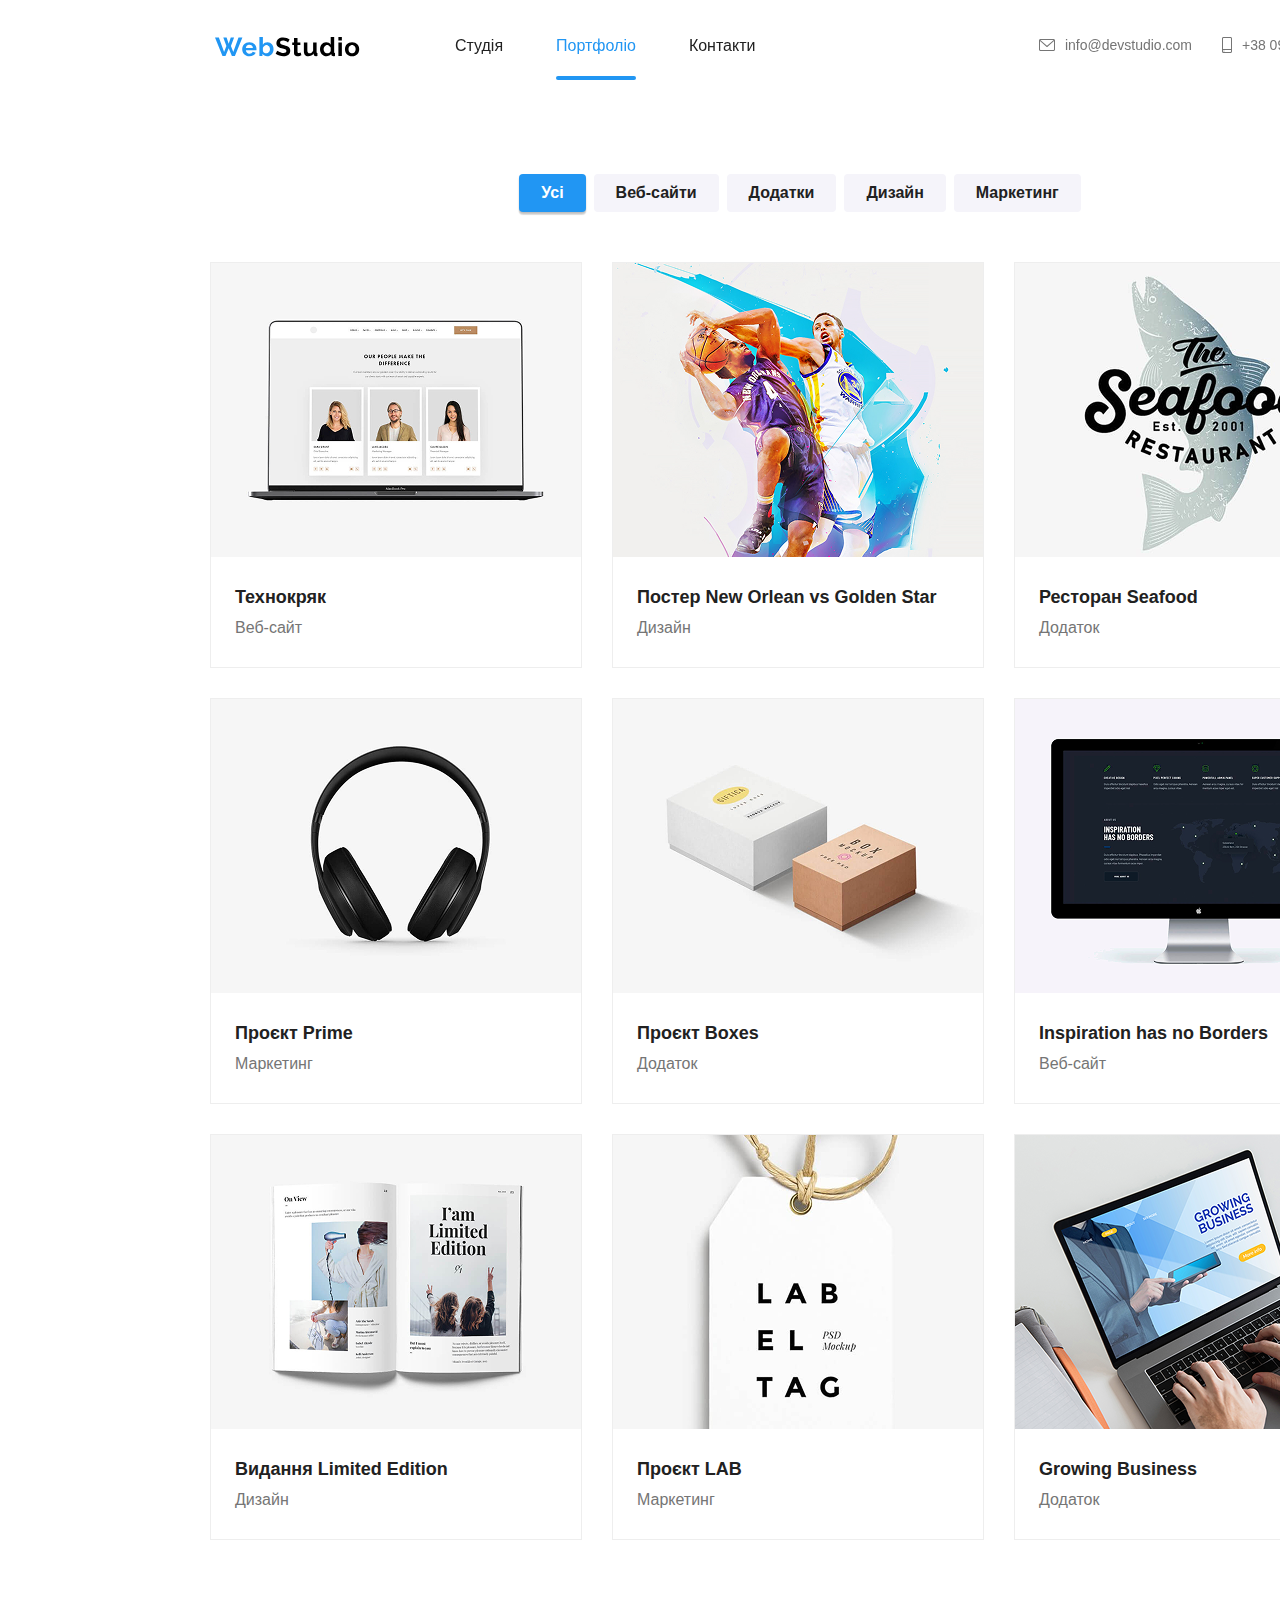
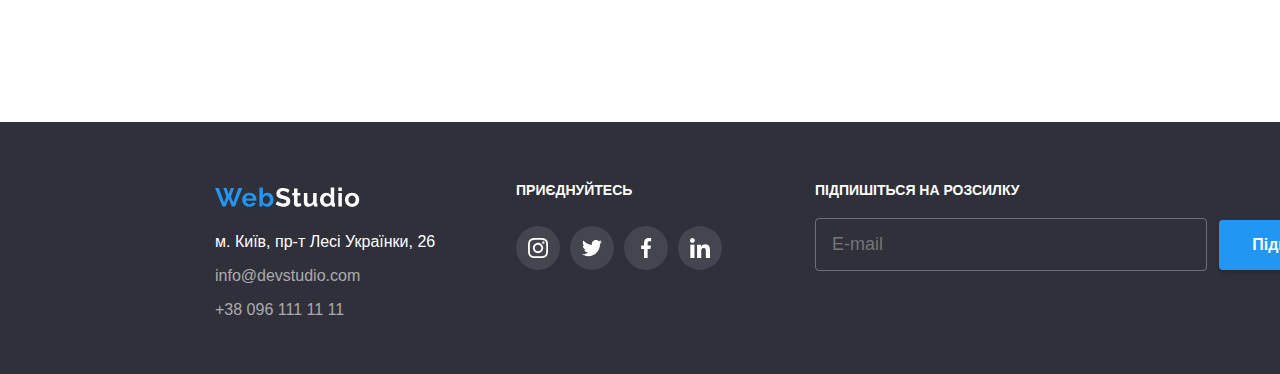
<file: portfolio.html>
<!DOCTYPE html>
<html lang="en">
<head>
    <meta charset="UTF-8">
    <meta name="viewport" content="width=device-width, initial-scale=1.0">
    <title>Portfolio</title>
    <link rel="icon" type="image/png" href="logo-icon.svg">
    <link rel="stylesheet" href="portfolio.css">
</head>
<body>
    <header>
        <nav>
            <div class="'main-nav-content">
                <a id="nav-logo" href="#">
                    <svg xmlns="http://www.w3.org/2000/svg" width="145" height="20" viewBox="0 0 145 20" fill="none">
                        <path d="M8.294 0.592H11.596L13.676 6.702L15.756 0.592H19.084L15.938 8.99L18.278 14.892L23.504 0.539999H27.404L19.89 19H16.874L13.676 11.252L10.478 19H7.462L0 0.539999H3.848L9.1 14.892L11.388 8.99L8.294 0.592ZM34.3793 19.26C33.2873 19.26 32.2993 19.078 31.4153 18.714C30.5313 18.3327 29.7773 17.8213 29.1533 17.18C28.5293 16.5387 28.044 15.7933 27.6973 14.944C27.368 14.0947 27.2033 13.202 27.2033 12.266C27.2033 11.2953 27.368 10.3853 27.6973 9.536C28.0266 8.66933 28.5033 7.91533 29.1273 7.274C29.7513 6.61533 30.5053 6.09533 31.3893 5.714C32.2906 5.33267 33.296 5.142 34.4053 5.142C35.5146 5.142 36.5026 5.33267 37.3693 5.714C38.2533 6.09533 38.9986 6.60667 39.6053 7.248C40.2293 7.88933 40.6973 8.63467 41.0093 9.484C41.3386 10.3333 41.5033 11.2173 41.5033 12.136C41.5033 12.3613 41.4946 12.578 41.4773 12.786C41.4773 12.994 41.46 13.1673 41.4253 13.306H30.8953C30.9473 13.8433 31.0773 14.32 31.2853 14.736C31.4933 15.152 31.762 15.5073 32.0913 15.802C32.4206 16.0967 32.7933 16.322 33.2093 16.478C33.6253 16.634 34.0586 16.712 34.5093 16.712C35.2026 16.712 35.8526 16.5473 36.4593 16.218C37.0833 15.8713 37.508 15.4207 37.7333 14.866L40.7233 15.698C40.2206 16.738 39.4146 17.596 38.3053 18.272C37.2133 18.9307 35.9046 19.26 34.3793 19.26ZM37.9153 11.044C37.8286 10.0213 37.4473 9.20667 36.7713 8.6C36.1126 7.976 35.3066 7.664 34.3533 7.664C33.8853 7.664 33.4433 7.75067 33.0273 7.924C32.6286 8.08 32.2733 8.30533 31.9613 8.6C31.6493 8.89467 31.3893 9.25 31.1813 9.666C30.9906 10.082 30.878 10.5413 30.8433 11.044H37.9153ZM52.1538 19.26C51.1138 19.26 50.1864 19.026 49.3718 18.558C48.5571 18.09 47.9158 17.4487 47.4478 16.634V19H44.4058V0.0199995H47.8898V7.768C48.3751 6.936 49.0078 6.29467 49.7878 5.844C50.5851 5.376 51.5124 5.142 52.5698 5.142C53.4538 5.142 54.2598 5.33267 54.9878 5.714C55.7158 6.09533 56.3398 6.60667 56.8598 7.248C57.3971 7.88933 57.8044 8.64333 58.0818 9.51C58.3764 10.3767 58.5238 11.2867 58.5238 12.24C58.5238 13.228 58.3591 14.1467 58.0298 14.996C57.7178 15.8453 57.2758 16.5907 56.7038 17.232C56.1318 17.856 55.4558 18.35 54.6758 18.714C53.8958 19.078 53.0551 19.26 52.1538 19.26ZM51.1918 16.296C51.7464 16.296 52.2578 16.192 52.7258 15.984C53.1938 15.7587 53.5924 15.464 53.9218 15.1C54.2511 14.736 54.5024 14.3113 54.6758 13.826C54.8664 13.3407 54.9618 12.8207 54.9618 12.266C54.9618 11.7113 54.8751 11.1827 54.7018 10.68C54.5284 10.1773 54.2771 9.73533 53.9478 9.354C53.6358 8.97267 53.2631 8.66933 52.8298 8.444C52.3964 8.21867 51.9198 8.106 51.3998 8.106C50.6198 8.106 49.9178 8.366 49.2938 8.886C48.6871 9.38867 48.2191 10.0127 47.8898 10.758V14.008C48.0111 14.3547 48.1844 14.6667 48.4098 14.944C48.6524 15.2213 48.9211 15.464 49.2158 15.672C49.5104 15.8627 49.8311 16.0187 50.1778 16.14C50.5244 16.244 50.8624 16.296 51.1918 16.296Z" fill="#2196F3"/>
                        <path d="M73.0003 5.376C72.8789 5.25467 72.6536 5.09 72.3243 4.882C72.0123 4.674 71.6223 4.47467 71.1543 4.284C70.7036 4.076 70.2096 3.90267 69.6723 3.764C69.1349 3.62533 68.5889 3.556 68.0343 3.556C67.0463 3.556 66.3096 3.738 65.8243 4.102C65.3389 4.466 65.0963 4.97733 65.0963 5.636C65.0963 6.01733 65.1829 6.338 65.3563 6.598C65.5469 6.84067 65.8156 7.05733 66.1623 7.248C66.5089 7.43867 66.9423 7.612 67.4623 7.768C67.9996 7.924 68.6149 8.08867 69.3083 8.262C70.2096 8.50467 71.0243 8.76467 71.7523 9.042C72.4976 9.31933 73.1216 9.666 73.6243 10.082C74.1443 10.498 74.5429 11.0007 74.8203 11.59C75.0976 12.162 75.2363 12.8727 75.2363 13.722C75.2363 14.71 75.0456 15.5593 74.6643 16.27C74.3003 16.9633 73.7976 17.5267 73.1563 17.96C72.5323 18.3933 71.8043 18.714 70.9723 18.922C70.1576 19.1127 69.2996 19.208 68.3983 19.208C67.0116 19.208 65.6423 19 64.2903 18.584C62.9383 18.168 61.7249 17.5787 60.6503 16.816L62.2363 13.722C62.3923 13.878 62.6696 14.086 63.0683 14.346C63.4843 14.5887 63.9696 14.84 64.5243 15.1C65.0789 15.3427 65.6943 15.5507 66.3703 15.724C67.0463 15.8973 67.7396 15.984 68.4503 15.984C70.4263 15.984 71.4143 15.3513 71.4143 14.086C71.4143 13.6873 71.3016 13.3493 71.0763 13.072C70.8509 12.7947 70.5303 12.552 70.1143 12.344C69.6983 12.136 69.1956 11.9453 68.6063 11.772C68.0169 11.5987 67.3583 11.408 66.6303 11.2C65.7463 10.9573 64.9749 10.6973 64.3163 10.42C63.6749 10.1253 63.1376 9.78733 62.7043 9.406C62.2709 9.00733 61.9416 8.55667 61.7163 8.054C61.5083 7.534 61.4043 6.91867 61.4043 6.208C61.4043 5.272 61.5776 4.44 61.9243 3.712C62.2709 2.984 62.7476 2.37733 63.3543 1.892C63.9783 1.40667 64.6976 1.04267 65.5123 0.799999C66.3269 0.539999 67.2023 0.409999 68.1383 0.409999C69.4383 0.409999 70.6343 0.617999 71.7263 1.034C72.8183 1.43267 73.7716 1.90933 74.5863 2.464L73.0003 5.376ZM86.4013 18.298C85.9333 18.506 85.3613 18.714 84.6853 18.922C84.0093 19.13 83.2986 19.234 82.5533 19.234C82.0679 19.234 81.6086 19.1733 81.1753 19.052C80.7593 18.9307 80.3866 18.74 80.0573 18.48C79.7453 18.2027 79.4939 17.856 79.3033 17.44C79.1126 17.0067 79.0173 16.4867 79.0173 15.88V8.054H77.2233V5.376H79.0173V0.956H82.5013V5.376H85.3613V8.054H82.5013V14.71C82.5013 15.1953 82.6226 15.542 82.8653 15.75C83.1253 15.9407 83.4373 16.036 83.8013 16.036C84.1653 16.036 84.5206 15.9753 84.8673 15.854C85.2139 15.7327 85.4913 15.6287 85.6993 15.542L86.4013 18.298ZM93.1558 19.26C91.7518 19.26 90.6858 18.8093 89.9578 17.908C89.2298 17.0067 88.8658 15.672 88.8658 13.904V5.376H92.3498V13.15C92.3498 15.2473 93.1038 16.296 94.6118 16.296C95.2878 16.296 95.9378 16.0967 96.5618 15.698C97.2031 15.282 97.7231 14.658 98.1218 13.826V5.376H101.606V14.996C101.606 15.36 101.666 15.62 101.788 15.776C101.926 15.932 102.143 16.0187 102.438 16.036V19C102.091 19.0693 101.796 19.1127 101.554 19.13C101.328 19.1473 101.12 19.156 100.93 19.156C100.306 19.156 99.7944 19.0173 99.3958 18.74C99.0144 18.4453 98.7891 18.0467 98.7198 17.544L98.6418 16.452C98.0351 17.388 97.2551 18.09 96.3018 18.558C95.3484 19.026 94.2998 19.26 93.1558 19.26ZM111.49 19.26C110.554 19.26 109.687 19.078 108.89 18.714C108.093 18.35 107.408 17.8473 106.836 17.206C106.264 16.5647 105.813 15.8193 105.484 14.97C105.172 14.1033 105.016 13.176 105.016 12.188C105.016 11.2 105.163 10.2813 105.458 9.432C105.77 8.58267 106.195 7.83733 106.732 7.196C107.269 6.55467 107.911 6.052 108.656 5.688C109.401 5.324 110.216 5.142 111.1 5.142C112.105 5.142 113.007 5.38467 113.804 5.87C114.619 6.35533 115.251 6.988 115.702 7.768V0.0199995H119.186V14.996C119.186 15.36 119.247 15.62 119.368 15.776C119.489 15.932 119.697 16.0187 119.992 16.036V19C119.385 19.1213 118.891 19.182 118.51 19.182C117.886 19.182 117.375 19.026 116.976 18.714C116.577 18.402 116.352 17.9947 116.3 17.492L116.222 16.634C115.719 17.5007 115.035 18.1593 114.168 18.61C113.319 19.0433 112.426 19.26 111.49 19.26ZM112.4 16.296C112.729 16.296 113.067 16.244 113.414 16.14C113.761 16.0187 114.081 15.854 114.376 15.646C114.671 15.438 114.931 15.1953 115.156 14.918C115.399 14.6407 115.581 14.3373 115.702 14.008V10.758C115.563 10.3767 115.364 10.03 115.104 9.718C114.861 9.38867 114.575 9.11133 114.246 8.886C113.934 8.64333 113.596 8.45267 113.232 8.314C112.885 8.17533 112.539 8.106 112.192 8.106C111.672 8.106 111.187 8.21867 110.736 8.444C110.303 8.66933 109.93 8.98133 109.618 9.38C109.306 9.76133 109.063 10.2033 108.89 10.706C108.717 11.2087 108.63 11.7287 108.63 12.266C108.63 12.838 108.725 13.3667 108.916 13.852C109.107 14.3373 109.367 14.762 109.696 15.126C110.025 15.49 110.415 15.776 110.866 15.984C111.334 16.192 111.845 16.296 112.4 16.296ZM123.386 19V5.376H126.87V19H123.386ZM123.386 3.478V0.0199995H126.87V3.478H123.386ZM137.085 19.26C135.975 19.26 134.979 19.0693 134.095 18.688C133.211 18.3067 132.457 17.7953 131.833 17.154C131.226 16.4953 130.758 15.7413 130.429 14.892C130.099 14.0427 129.935 13.15 129.935 12.214C129.935 11.2607 130.099 10.3593 130.429 9.51C130.758 8.66067 131.226 7.91533 131.833 7.274C132.457 6.61533 133.211 6.09533 134.095 5.714C134.979 5.33267 135.975 5.142 137.085 5.142C138.194 5.142 139.182 5.33267 140.049 5.714C140.933 6.09533 141.678 6.61533 142.285 7.274C142.909 7.91533 143.385 8.66067 143.715 9.51C144.044 10.3593 144.209 11.2607 144.209 12.214C144.209 13.15 144.044 14.0427 143.715 14.892C143.385 15.7413 142.917 16.4953 142.311 17.154C141.704 17.7953 140.959 18.3067 140.075 18.688C139.191 19.0693 138.194 19.26 137.085 19.26ZM133.523 12.214C133.523 12.8207 133.609 13.3753 133.783 13.878C133.973 14.3633 134.225 14.788 134.537 15.152C134.866 15.516 135.247 15.802 135.681 16.01C136.114 16.2007 136.582 16.296 137.085 16.296C137.587 16.296 138.055 16.2007 138.489 16.01C138.922 15.802 139.295 15.516 139.607 15.152C139.936 14.788 140.187 14.3547 140.361 13.852C140.551 13.3493 140.647 12.7947 140.647 12.188C140.647 11.5987 140.551 11.0527 140.361 10.55C140.187 10.0473 139.936 9.614 139.607 9.25C139.295 8.886 138.922 8.60867 138.489 8.418C138.055 8.21 137.587 8.106 137.085 8.106C136.582 8.106 136.114 8.21 135.681 8.418C135.247 8.626 134.866 8.912 134.537 9.276C134.225 9.64 133.973 10.0733 133.783 10.576C133.609 11.0787 133.523 11.6247 133.523 12.214Z" fill="black"/>
                    </svg>
                </a>

                <a href="index.html" class="nav-link">Студія</a>
                <a href="portfolio.html" class="nav-link current-link">Портфоліо</a>
                <a href="#" class="nav-link">Контакти</a>
                <span class="nav-underline"></span>
            </div>

            <div class="other-nav-info">
                <div class="nav-email">
                    <svg  class="nav-icon" xmlns="http://www.w3.org/2000/svg" width="16" height="12" viewBox="0 0 16 12" fill="none">
                        <path d="M14.5 0H1.50001C0.672854 0 0 0.672853 0 1.50001V10.5C0 11.3271 0.672854 12 1.50001 12H14.5C15.3271 12 16 11.3271 16 10.5V1.50001C16 0.672853 15.3271 0 14.5 0ZM14.5 0.999994C14.5679 0.999994 14.6325 1.01409 14.6916 1.0387L8 6.83838L1.30833 1.0387C1.36742 1.01412 1.43204 0.999994 1.49998 0.999994H14.5ZM14.5 11H1.50001C1.22414 11 0.999996 10.7759 0.999996 10.5V2.09521L7.67236 7.87792C7.76661 7.95944 7.8833 7.99999 8 7.99999C8.1167 7.99999 8.23339 7.95948 8.32764 7.87792L15 2.09521V10.5C15 10.7759 14.7759 11 14.5 11Z" fill="#757575"/>
                    </svg>
                    <p>info@devstudio.com</p>
                </div>

                <div class="nav-phone">
                    <svg class="nav-icon" xmlns="http://www.w3.org/2000/svg" width="10" height="16" viewBox="0 0 10 16" fill="none">
                        <path d="M8.5 0H1.5C0.672848 0 0 0.672848 0 1.5V14.5C0 15.3272 0.672848 16 1.5 16H8.5C9.32715 16 10 15.3272 10 14.5V1.5C10 0.672848 9.32715 0 8.5 0ZM1.5 1H8.5C8.77588 1 9 1.22412 9 1.5V12H1V1.5C1 1.22412 1.22412 1 1.5 1ZM8.5 15H1.5C1.22412 15 1 14.7759 1 14.5V13H9V14.5C9 14.7759 8.77588 15 8.5 15Z" fill="#757575"/>
                        <path d="M2.35355 13.7389C2.54882 13.9213 2.54882 14.2169 2.35355 14.3992C2.15828 14.5816 1.84172 14.5816 1.64645 14.3992C1.45118 14.2169 1.45118 13.9213 1.64645 13.7389C1.84172 13.5566 2.15828 13.5566 2.35355 13.7389Z" fill="#757575"/>
                    </svg>
                    <p>+38 096 111 11 11</p>
                </div>
            </div>

        </nav>
    </header>
    <section id="nav-space"></section>
    <main>
        <div class="filters">
            <a href="#" class="current-filter filter">Усі</a>
            <a href="#" class="filter">Веб-сайти</a>
            <a href="#" class="filter">Додатки</a>
            <a href="#" class="filter">Дизайн</a>
            <a href="#" class="filter">Маркетинг</a>
        </div>

        <div class="cards">
            <a href="#">
                <div class="card">
                    <img src="portfolio1.png" alt="">
                    <div class="overlay">
                        <p>
                            Ресурс пропонує комплексні пропозиції з різним рівнем функціоналу та сервісів. Все це дозволить відвідувачу отримати вичерпні відомості про компанію чи приватну особу.
                        </p>
                    </div>
                    <div class="card-info">
                        <p class="product-title">Технокряк</p>
                        <p class="category">Веб-сайт</p>
                    </div>
                </div>
            </a>

            <a href="#">
                <div class="card">
                    <img src="portfolio2.png" alt="">
                    <div class="overlay">
                        <p>
                            Робота вирізняється стильним візуальним рішенням і чітким акцентом на графіці. Вона демонструє можливість створювати оригінальні матеріали, що приваблюють увагу та формують яскраве враження.
                        </p>
                    </div>                    
                    <div class="card-info">
                        <p class="product-title">Постер New Orlean vs Golden Star</p>
                        <p class="category">Дизайн</p>
                    </div>
                </div>
            </a>
            <a href="#">
                <div class="card">
                    <img src="portfolio3.png" alt="">
                    <div class="overlay">
                        <p>
                            Додаток розроблений для комфортного користування та швидкого доступу до меню. Його функціонал забезпечує простоту навігації та дозволяє клієнту легко отримати потрібну інформацію.
                        </p>
                    </div>                    
                    <div class="card-info">
                        <p class="product-title">Ресторан Seafood</p>
                        <p class="category">Додаток</p>
                    </div>
                </div>
            </a>

            <a href="#">
                <div class="card">
                    <img src="portfolio4.png" alt="">
                    <div class="overlay">
                        <p>
                            Ініціатива поєднує сучасні маркетингові інструменти та ефективні методи просування. Це дозволяє підкреслити сильні сторони бренду й досягти більшої впізнаваності на ринку.
                        </p>
                    </div>
                    <div class="card-info">
                        <p class="product-title">Проєкт Prime</p>
                        <p class="category">Маркетинг</p>
                    </div>
                </div>
            </a>
            <a href="#">
                <div class="card">
                    <img src="portfolio5.png" alt="">
                    <div class="overlay">
                        <p>
                           Сервіс має інтуїтивний інтерфейс та функції для швидкої взаємодії з продуктом. Він допомагає користувачам зручно організувати процес роботи й отримати потрібний результат. 
                        </p>
                    </div>                    
                    <div class="card-info">
                        <p class="product-title">Проєкт Boxes</p>
                        <p class="category">Додаток</p>
                    </div>
                </div>
            </a>
            <a href="#">
                <div class="card">
                    <img src="portfolio6.png" alt="">
                    <div class="overlay">
                        <p>
                            Ресурс створений із акцентом на стиль та доступність, поєднуючи сучасний дизайн і зрозумілу структуру. Він дозволяє користувачеві швидко орієнтуватися та знаходити необхідні матеріали.
                        </p>
                    </div>                    
                    <div class="card-info">
                    <p class="product-title">Inspiration has no Borders</p>
                        <p class="category">Веб-сайт</p>
                    </div>
                </div>
            </a>
            <a href="#">
                <div class="card">
                    <img src="portfolio7.png" alt="">
                    <div class="overlay">
                        <p>
                            Проєкт відзначається оригінальним оформленням та унікальними візуальними рішеннями. Його концепція спрямована на створення цінності та виокремлення серед інших робіт.
                        </p>
                    </div>                    
                    <div class="card-info">
                        <p class="product-title">Видання Limited Edition</p>
                        <p class="category">Дизайн</p>
                    </div>
                </div>
            </a>
            <a href="#">
                <div class="card">
                    <img src="portfolio8.png" alt="">
                    <div class="overlay">
                        <p>
                            Цей проєкт поєднує креативність та стратегічний підхід до просування бренду. Його завданням є формування нових можливостей і розвиток довготривалих рішень.
                        </p>
                    </div>                    
                    <div class="card-info">
                        <p class="product-title">Проєкт LAB</p>
                        <p class="category">Маркетинг</p>
                    </div>
                </div>
            </a>

            <a href="#">
                <div class="card">                    
                    <img src="portfolio9.png" alt="">
                    <div class="overlay">
                        <p>
                            Програмне рішення спрямоване на підтримку підприємців у щоденних завданнях. Воно дозволяє оптимізувати робочі процеси та забезпечує доступ до корисних інструментів.
                        </p>
                    </div>
                    <div class="card-info">

                        <p class="product-title">Growing Business</p>
                        <p class="category">Додаток</p>
                    </div>
                </div>
            </a>

        </div>
    </main>
    <footer>
        <div class="inner-footer">
            <div class="footer-main-info">
                <a href="#" class="footer-logo">
                    <svg xmlns="http://www.w3.org/2000/svg" width="145" height="31" viewBox="0 0 145 20" fill="none">
                        <path d="M8.294 0.592H11.596L13.676 6.702L15.756 0.592H19.084L15.938 8.99L18.278 14.892L23.504 0.539999H27.404L19.89 19H16.874L13.676 11.252L10.478 19H7.462L0 0.539999H3.848L9.1 14.892L11.388 8.99L8.294 0.592ZM34.3793 19.26C33.2873 19.26 32.2993 19.078 31.4153 18.714C30.5313 18.3327 29.7773 17.8213 29.1533 17.18C28.5293 16.5387 28.044 15.7933 27.6973 14.944C27.368 14.0947 27.2033 13.202 27.2033 12.266C27.2033 11.2953 27.368 10.3853 27.6973 9.536C28.0266 8.66933 28.5033 7.91533 29.1273 7.274C29.7513 6.61533 30.5053 6.09533 31.3893 5.714C32.2906 5.33267 33.296 5.142 34.4053 5.142C35.5146 5.142 36.5026 5.33267 37.3693 5.714C38.2533 6.09533 38.9986 6.60667 39.6053 7.248C40.2293 7.88933 40.6973 8.63467 41.0093 9.484C41.3386 10.3333 41.5033 11.2173 41.5033 12.136C41.5033 12.3613 41.4946 12.578 41.4773 12.786C41.4773 12.994 41.46 13.1673 41.4253 13.306H30.8953C30.9473 13.8433 31.0773 14.32 31.2853 14.736C31.4933 15.152 31.762 15.5073 32.0913 15.802C32.4206 16.0967 32.7933 16.322 33.2093 16.478C33.6253 16.634 34.0586 16.712 34.5093 16.712C35.2026 16.712 35.8526 16.5473 36.4593 16.218C37.0833 15.8713 37.508 15.4207 37.7333 14.866L40.7233 15.698C40.2206 16.738 39.4146 17.596 38.3053 18.272C37.2133 18.9307 35.9046 19.26 34.3793 19.26ZM37.9153 11.044C37.8286 10.0213 37.4473 9.20667 36.7713 8.6C36.1126 7.976 35.3066 7.664 34.3533 7.664C33.8853 7.664 33.4433 7.75067 33.0273 7.924C32.6286 8.08 32.2733 8.30533 31.9613 8.6C31.6493 8.89467 31.3893 9.25 31.1813 9.666C30.9906 10.082 30.878 10.5413 30.8433 11.044H37.9153ZM52.1538 19.26C51.1138 19.26 50.1864 19.026 49.3718 18.558C48.5571 18.09 47.9158 17.4487 47.4478 16.634V19H44.4058V0.0199995H47.8898V7.768C48.3751 6.936 49.0078 6.29467 49.7878 5.844C50.5851 5.376 51.5124 5.142 52.5698 5.142C53.4538 5.142 54.2598 5.33267 54.9878 5.714C55.7158 6.09533 56.3398 6.60667 56.8598 7.248C57.3971 7.88933 57.8044 8.64333 58.0818 9.51C58.3764 10.3767 58.5238 11.2867 58.5238 12.24C58.5238 13.228 58.3591 14.1467 58.0298 14.996C57.7178 15.8453 57.2758 16.5907 56.7038 17.232C56.1318 17.856 55.4558 18.35 54.6758 18.714C53.8958 19.078 53.0551 19.26 52.1538 19.26ZM51.1918 16.296C51.7464 16.296 52.2578 16.192 52.7258 15.984C53.1938 15.7587 53.5924 15.464 53.9218 15.1C54.2511 14.736 54.5024 14.3113 54.6758 13.826C54.8664 13.3407 54.9618 12.8207 54.9618 12.266C54.9618 11.7113 54.8751 11.1827 54.7018 10.68C54.5284 10.1773 54.2771 9.73533 53.9478 9.354C53.6358 8.97267 53.2631 8.66933 52.8298 8.444C52.3964 8.21867 51.9198 8.106 51.3998 8.106C50.6198 8.106 49.9178 8.366 49.2938 8.886C48.6871 9.38867 48.2191 10.0127 47.8898 10.758V14.008C48.0111 14.3547 48.1844 14.6667 48.4098 14.944C48.6524 15.2213 48.9211 15.464 49.2158 15.672C49.5104 15.8627 49.8311 16.0187 50.1778 16.14C50.5244 16.244 50.8624 16.296 51.1918 16.296Z" fill="#2196F3"/>
                        <path d="M73.0003 5.376C72.8789 5.25467 72.6536 5.09 72.3243 4.882C72.0123 4.674 71.6223 4.47467 71.1543 4.284C70.7036 4.076 70.2096 3.90267 69.6723 3.764C69.1349 3.62533 68.5889 3.556 68.0343 3.556C67.0463 3.556 66.3096 3.738 65.8243 4.102C65.3389 4.466 65.0963 4.97733 65.0963 5.636C65.0963 6.01733 65.1829 6.338 65.3563 6.598C65.5469 6.84067 65.8156 7.05733 66.1623 7.248C66.5089 7.43867 66.9423 7.612 67.4623 7.768C67.9996 7.924 68.6149 8.08867 69.3083 8.262C70.2096 8.50467 71.0243 8.76467 71.7523 9.042C72.4976 9.31933 73.1216 9.666 73.6243 10.082C74.1443 10.498 74.5429 11.0007 74.8203 11.59C75.0976 12.162 75.2363 12.8727 75.2363 13.722C75.2363 14.71 75.0456 15.5593 74.6643 16.27C74.3003 16.9633 73.7976 17.5267 73.1563 17.96C72.5323 18.3933 71.8043 18.714 70.9723 18.922C70.1576 19.1127 69.2996 19.208 68.3983 19.208C67.0116 19.208 65.6423 19 64.2903 18.584C62.9383 18.168 61.7249 17.5787 60.6503 16.816L62.2363 13.722C62.3923 13.878 62.6696 14.086 63.0683 14.346C63.4843 14.5887 63.9696 14.84 64.5243 15.1C65.0789 15.3427 65.6943 15.5507 66.3703 15.724C67.0463 15.8973 67.7396 15.984 68.4503 15.984C70.4263 15.984 71.4143 15.3513 71.4143 14.086C71.4143 13.6873 71.3016 13.3493 71.0763 13.072C70.8509 12.7947 70.5303 12.552 70.1143 12.344C69.6983 12.136 69.1956 11.9453 68.6063 11.772C68.0169 11.5987 67.3583 11.408 66.6303 11.2C65.7463 10.9573 64.9749 10.6973 64.3163 10.42C63.6749 10.1253 63.1376 9.78733 62.7043 9.406C62.2709 9.00733 61.9416 8.55667 61.7163 8.054C61.5083 7.534 61.4043 6.91867 61.4043 6.208C61.4043 5.272 61.5776 4.44 61.9243 3.712C62.2709 2.984 62.7476 2.37733 63.3543 1.892C63.9783 1.40667 64.6976 1.04267 65.5123 0.799999C66.3269 0.539999 67.2023 0.409999 68.1383 0.409999C69.4383 0.409999 70.6343 0.617999 71.7263 1.034C72.8183 1.43267 73.7716 1.90933 74.5863 2.464L73.0003 5.376ZM86.4013 18.298C85.9333 18.506 85.3613 18.714 84.6853 18.922C84.0093 19.13 83.2986 19.234 82.5533 19.234C82.0679 19.234 81.6086 19.1733 81.1753 19.052C80.7593 18.9307 80.3866 18.74 80.0573 18.48C79.7453 18.2027 79.4939 17.856 79.3033 17.44C79.1126 17.0067 79.0173 16.4867 79.0173 15.88V8.054H77.2233V5.376H79.0173V0.956H82.5013V5.376H85.3613V8.054H82.5013V14.71C82.5013 15.1953 82.6226 15.542 82.8653 15.75C83.1253 15.9407 83.4373 16.036 83.8013 16.036C84.1653 16.036 84.5206 15.9753 84.8673 15.854C85.2139 15.7327 85.4913 15.6287 85.6993 15.542L86.4013 18.298ZM93.1558 19.26C91.7518 19.26 90.6858 18.8093 89.9578 17.908C89.2298 17.0067 88.8658 15.672 88.8658 13.904V5.376H92.3498V13.15C92.3498 15.2473 93.1038 16.296 94.6118 16.296C95.2878 16.296 95.9378 16.0967 96.5618 15.698C97.2031 15.282 97.7231 14.658 98.1218 13.826V5.376H101.606V14.996C101.606 15.36 101.666 15.62 101.788 15.776C101.926 15.932 102.143 16.0187 102.438 16.036V19C102.091 19.0693 101.796 19.1127 101.554 19.13C101.328 19.1473 101.12 19.156 100.93 19.156C100.306 19.156 99.7944 19.0173 99.3958 18.74C99.0144 18.4453 98.7891 18.0467 98.7198 17.544L98.6418 16.452C98.0351 17.388 97.2551 18.09 96.3018 18.558C95.3484 19.026 94.2998 19.26 93.1558 19.26ZM111.49 19.26C110.554 19.26 109.687 19.078 108.89 18.714C108.093 18.35 107.408 17.8473 106.836 17.206C106.264 16.5647 105.813 15.8193 105.484 14.97C105.172 14.1033 105.016 13.176 105.016 12.188C105.016 11.2 105.163 10.2813 105.458 9.432C105.77 8.58267 106.195 7.83733 106.732 7.196C107.269 6.55467 107.911 6.052 108.656 5.688C109.401 5.324 110.216 5.142 111.1 5.142C112.105 5.142 113.007 5.38467 113.804 5.87C114.619 6.35533 115.251 6.988 115.702 7.768V0.0199995H119.186V14.996C119.186 15.36 119.247 15.62 119.368 15.776C119.489 15.932 119.697 16.0187 119.992 16.036V19C119.385 19.1213 118.891 19.182 118.51 19.182C117.886 19.182 117.375 19.026 116.976 18.714C116.577 18.402 116.352 17.9947 116.3 17.492L116.222 16.634C115.719 17.5007 115.035 18.1593 114.168 18.61C113.319 19.0433 112.426 19.26 111.49 19.26ZM112.4 16.296C112.729 16.296 113.067 16.244 113.414 16.14C113.761 16.0187 114.081 15.854 114.376 15.646C114.671 15.438 114.931 15.1953 115.156 14.918C115.399 14.6407 115.581 14.3373 115.702 14.008V10.758C115.563 10.3767 115.364 10.03 115.104 9.718C114.861 9.38867 114.575 9.11133 114.246 8.886C113.934 8.64333 113.596 8.45267 113.232 8.314C112.885 8.17533 112.539 8.106 112.192 8.106C111.672 8.106 111.187 8.21867 110.736 8.444C110.303 8.66933 109.93 8.98133 109.618 9.38C109.306 9.76133 109.063 10.2033 108.89 10.706C108.717 11.2087 108.63 11.7287 108.63 12.266C108.63 12.838 108.725 13.3667 108.916 13.852C109.107 14.3373 109.367 14.762 109.696 15.126C110.025 15.49 110.415 15.776 110.866 15.984C111.334 16.192 111.845 16.296 112.4 16.296ZM123.386 19V5.376H126.87V19H123.386ZM123.386 3.478V0.0199995H126.87V3.478H123.386ZM137.085 19.26C135.975 19.26 134.979 19.0693 134.095 18.688C133.211 18.3067 132.457 17.7953 131.833 17.154C131.226 16.4953 130.758 15.7413 130.429 14.892C130.099 14.0427 129.935 13.15 129.935 12.214C129.935 11.2607 130.099 10.3593 130.429 9.51C130.758 8.66067 131.226 7.91533 131.833 7.274C132.457 6.61533 133.211 6.09533 134.095 5.714C134.979 5.33267 135.975 5.142 137.085 5.142C138.194 5.142 139.182 5.33267 140.049 5.714C140.933 6.09533 141.678 6.61533 142.285 7.274C142.909 7.91533 143.385 8.66067 143.715 9.51C144.044 10.3593 144.209 11.2607 144.209 12.214C144.209 13.15 144.044 14.0427 143.715 14.892C143.385 15.7413 142.917 16.4953 142.311 17.154C141.704 17.7953 140.959 18.3067 140.075 18.688C139.191 19.0693 138.194 19.26 137.085 19.26ZM133.523 12.214C133.523 12.8207 133.609 13.3753 133.783 13.878C133.973 14.3633 134.225 14.788 134.537 15.152C134.866 15.516 135.247 15.802 135.681 16.01C136.114 16.2007 136.582 16.296 137.085 16.296C137.587 16.296 138.055 16.2007 138.489 16.01C138.922 15.802 139.295 15.516 139.607 15.152C139.936 14.788 140.187 14.3547 140.361 13.852C140.551 13.3493 140.647 12.7947 140.647 12.188C140.647 11.5987 140.551 11.0527 140.361 10.55C140.187 10.0473 139.936 9.614 139.607 9.25C139.295 8.886 138.922 8.60867 138.489 8.418C138.055 8.21 137.587 8.106 137.085 8.106C136.582 8.106 136.114 8.21 135.681 8.418C135.247 8.626 134.866 8.912 134.537 9.276C134.225 9.64 133.973 10.0733 133.783 10.576C133.609 11.0787 133.523 11.6247 133.523 12.214Z" fill="white"/>
                    </svg>
                </a>

                <p>м. Київ, пр-т Лесі Українки, 26</p>
                <p class="hint">info@devstudio.com</p>
                <p class="hint">+38 096 111 11 11</p>
            </div>
            
            <div class="footer-socials">
                <h4>приєднуйтесь</h4>
                <div class="footer-icon-socials">
                    <a href="#">
                        <div class="instagram">
                        <svg xmlns="http://www.w3.org/2000/svg" width="20" height="20" viewBox="0 0 20 20" fill="none">
                            <g clip-path="url(#clip0_90111_9)">
                            <path d="M19.9804 5.88005C19.9336 4.81738 19.7617 4.0868 19.5156 3.45374C19.2616 2.78176 18.8709 2.18014 18.359 1.68002C17.8589 1.1721 17.2533 0.777435 16.5891 0.527447C15.9524 0.281274 15.2256 0.109427 14.163 0.0625732C13.0924 0.0117516 12.7525 0 10.0371 0C7.32173 0 6.98185 0.0117516 5.91521 0.0586052C4.85253 0.105459 4.12195 0.277459 3.48904 0.523479C2.81692 0.777435 2.2153 1.16814 1.71517 1.68002C1.20726 2.18014 0.812743 2.78573 0.562603 3.44992C0.31643 4.0868 0.144583 4.81341 0.0977294 5.87609C0.0469078 6.9467 0.0351562 7.28658 0.0351562 10.002C0.0351562 12.7173 0.0469078 13.0572 0.0937614 14.1239C0.140615 15.1865 0.312615 15.9171 0.558787 16.5502C0.812743 17.2221 1.20726 17.8238 1.71517 18.3239C2.2153 18.8318 2.82088 19.2265 3.48508 19.4765C4.12195 19.7226 4.84856 19.8945 5.91139 19.9413C6.97788 19.9883 7.31791 19.9999 10.0333 19.9999C12.7487 19.9999 13.0885 19.9883 14.1552 19.9413C15.2179 19.8945 15.9484 19.7226 16.5813 19.4765C17.9254 18.9568 18.9881 17.8941 19.5078 16.5502C19.7538 15.9133 19.9258 15.1865 19.9727 14.1239C20.0195 13.0572 20.0313 12.7173 20.0313 10.002C20.0313 7.28658 20.0273 6.9467 19.9804 5.88005ZM18.1794 14.0457C18.1364 15.0225 17.9723 15.5499 17.8356 15.9015C17.4995 16.7728 16.808 17.4643 15.9367 17.8004C15.5851 17.9372 15.0538 18.1012 14.0809 18.1441C13.026 18.1911 12.7096 18.2027 10.0411 18.2027C7.37255 18.2027 7.05221 18.1911 6.00113 18.1441C5.02438 18.1012 4.49693 17.9372 4.1453 17.8004C3.71171 17.6402 3.31704 17.3862 2.9967 17.0541C2.6646 16.7298 2.41065 16.3391 2.2504 15.9055C2.11365 15.5539 1.94959 15.0225 1.90671 14.0497C1.8597 12.9948 1.8481 12.6783 1.8481 10.0097C1.8481 7.34122 1.8597 7.02087 1.90671 5.96995C1.94959 4.99319 2.11365 4.46575 2.2504 4.11412C2.41065 3.68038 2.6646 3.28586 3.00067 2.96536C3.32483 2.63327 3.71553 2.37931 4.14927 2.21921C4.5009 2.08247 5.03231 1.9184 6.0051 1.87537C7.05999 1.82851 7.37652 1.81676 10.0449 1.81676C12.7174 1.81676 13.0337 1.82851 14.0848 1.87537C15.0616 1.9184 15.589 2.08247 15.9407 2.21921C16.3742 2.37931 16.7689 2.63327 17.0893 2.96536C17.4213 3.28967 17.6753 3.68038 17.8356 4.11412C17.9723 4.46575 18.1364 4.99701 18.1794 5.96995C18.2263 7.02484 18.238 7.34122 18.238 10.0097C18.238 12.6783 18.2263 12.9908 18.1794 14.0457Z" fill="#AFB1B8"/>
                            <path d="M10.0371 4.8642C7.20068 4.8642 4.89935 7.16537 4.89935 10.0019C4.89935 12.8385 7.20068 15.1396 10.0371 15.1396C12.8736 15.1396 15.1748 12.8385 15.1748 10.0019C15.1748 7.16537 12.8736 4.8642 10.0371 4.8642ZM10.0371 13.3346C8.19696 13.3346 6.70436 11.8422 6.70436 10.0019C6.70436 8.16165 8.19696 6.66921 10.0371 6.66921C11.8773 6.66921 13.3698 8.16165 13.3698 10.0019C13.3698 11.8422 11.8773 13.3346 10.0371 13.3346Z" fill="#AFB1B8"/>
                            <path d="M16.5775 4.6611C16.5775 5.32346 16.0405 5.86052 15.378 5.86052C14.7156 5.86052 14.1785 5.32346 14.1785 4.6611C14.1785 3.99858 14.7156 3.46167 15.378 3.46167C16.0405 3.46167 16.5775 3.99858 16.5775 4.6611Z" fill="#AFB1B8"/>
                            </g>
                            <defs>
                            <clipPath id="clip0_90111_9">
                            <rect width="20" height="20" fill="white"/>
                            </clipPath>
                            </defs>
                        </svg>
                        </div>
                    </a>
                    
                    <a href="#">
                        <div class="twitter">
                            <svg xmlns="http://www.w3.org/2000/svg" width="20" height="20" viewBox="0 0 20 20" fill="none">
                                <path d="M20 3.79875C19.2563 4.125 18.4637 4.34125 17.6375 4.44625C18.4875 3.93875 19.1363 3.14125 19.4412 2.18C18.6488 2.6525 17.7738 2.98625 16.8412 3.1725C16.0887 2.37125 15.0162 1.875 13.8462 1.875C11.5763 1.875 9.74875 3.7175 9.74875 5.97625C9.74875 6.30125 9.77625 6.61375 9.84375 6.91125C6.435 6.745 3.41875 5.11125 1.3925 2.6225C1.03875 3.23625 0.83125 3.93875 0.83125 4.695C0.83125 6.115 1.5625 7.37375 2.6525 8.1025C1.99375 8.09 1.3475 7.89875 0.8 7.5975C0.8 7.61 0.8 7.62625 0.8 7.6425C0.8 9.635 2.22125 11.29 4.085 11.6712C3.75125 11.7625 3.3875 11.8062 3.01 11.8062C2.7475 11.8062 2.4825 11.7913 2.23375 11.7362C2.765 13.36 4.2725 14.5538 6.065 14.5925C4.67 15.6838 2.89875 16.3412 0.98125 16.3412C0.645 16.3412 0.3225 16.3263 0 16.285C1.81625 17.4563 3.96875 18.125 6.29 18.125C13.835 18.125 17.96 11.875 17.96 6.4575C17.96 6.27625 17.9538 6.10125 17.945 5.9275C18.7588 5.35 19.4425 4.62875 20 3.79875Z" fill="#AFB1B8"/>
                            </svg>
                        </div>
                    </a>

                    <a href="#">
                        <div class="facebook">
                            <svg xmlns="http://www.w3.org/2000/svg" width="20" height="20" viewBox="0 0 20 20" fill="none">
                                <path d="M13.3308 3.32083H15.1567V0.140833C14.8417 0.0975 13.7583 0 12.4967 0C9.86416 0 8.06082 1.65583 8.06082 4.69917V7.5H5.15582V11.055H8.06082V20H11.6225V11.0558H14.41L14.8525 7.50083H11.6217V5.05167C11.6225 4.02417 11.8992 3.32083 13.3308 3.32083Z" fill="#AFB1B8"/>
                            </svg>
                        </div>
                    </a>

                    <a href="#">
                        <div class="linkedin">
                            <svg xmlns="http://www.w3.org/2000/svg" width="20" height="20" viewBox="0 0 20 20" fill="none">
                            <g clip-path="url(#clip0_90111_56)">
                                <path d="M19.995 20V19.9992H20V12.6642C20 9.07587 19.2275 6.31171 15.0325 6.31171C13.0158 6.31171 11.6625 7.41837 11.11 8.46754H11.0517V6.64671H7.07416V19.9992H11.2158V13.3875C11.2158 11.6467 11.5458 9.96337 13.7017 9.96337C15.8258 9.96337 15.8575 11.95 15.8575 13.4992V20H19.995Z" fill="#AFB1B8"/>
                                <path d="M0.329987 6.64746H4.47665V20H0.329987V6.64746Z" fill="#AFB1B8"/>
                                <path d="M2.40167 0C1.07583 0 0 1.07583 0 2.40167C0 3.7275 1.07583 4.82583 2.40167 4.82583C3.7275 4.82583 4.80333 3.7275 4.80333 2.40167C4.8025 1.07583 3.72667 0 2.40167 0V0Z" fill="#AFB1B8"/>
                                </g>
                                <defs>
                                <clipPath id="clip0_90111_56">
                                <rect width="20" height="20" fill="white"/>
                                </clipPath>
                                </defs>
                            </svg>
                        </div>
                    </a>

                </div>
            </div>

            <div class="subscription">
                <h4>Підпишіться на розсилку</h4>

                <div id="submission">
                    <input type="email" name="email" id="email-input" placeholder="E-mail">
                    <button type="submit">
                        <span>Підписатися</span>
                        <div>
                            <svg xmlns="http://www.w3.org/2000/svg" width="24" height="24" viewBox="0 0 24 24" fill="none">
                                <path d="M24 0L0 13.5L7.66994 16.3407L19.5 5.25002L10.5017 17.3896L10.509 17.3923L10.5 17.3896V24.0001L14.8013 18.982L20.2501 21.0001L24 0Z" fill="white"/>
                            </svg>
                        </div>
                </div>


                </button>
            </div>
        </div>
    </footer>
    <script src="script.js"></script>
    <script src="portfolio.js"></script>
</body>
</html>
</file>
<file: style.css>
body {
    box-sizing: border-box;
    width: 1600px;
    height: 2928px;
    font-family: 'Roboto', sans-serif;
    margin: 0 auto;
    font-size: 16px;
    color: #212121;
}

header, #nav-space {
    width: 100%;
    height: 80px;
    background-color: #fff;
}

header {
    position: fixed;
    z-index: 1001;
    
}

main {
    width: 100%;
    height: 600px;
    background: url('Img.png') no-repeat center center;
    background-size: cover;
}

#what-we-do {
    width: 100%;
    height: 916px;
}

#our-team {
    width: 100%;
    height: 708px;
    background-color: #F5F4FA;
}

#usual-clients {
    width: 100%;
    height: 372px;
}



#nav-logo {
    width: 145px;
    height: 31px;
    margin-right: 95px;
}


nav, nav div {
    display: flex;
}

nav {
    height: 56px;
    width: 1170px;
    justify-content: space-between;
    padding: 24px 215px;
    align-items: center;
    z-index: 1000;
}

.nav-link {
    margin-right: 53px;
}

.nav-email,
.nav-phone {
    display: flex;
    align-items: center;
    margin-top: -15px;
}

.nav-icon {
    display: inline-block;
    vertical-align: middle;
}

.nav-email p,
.nav-phone p {
    margin-left: 10px;
    margin-right: 30px;
    font-size: 14px;
    color: #757575;
}

a {
    text-decoration: none;
    color: #212121;
}

.current-link {
    color: #2196F3;
    position: relative;
}

.main-nav-content {
    position: relative;
}

.nav-underline {
    position: absolute;
    bottom: 0;
    left: 0;
    height: 4px;
    background: #2196F3;
    border-radius: 2px;
    transition: left 0.3s cubic-bezier(.4,0,.2,1), width 0.3s cubic-bezier(.4,0,.2,1);
    z-index: 1;
}



.overlay {
    min-width: 100%;
    min-height: 100%;
    background-color: #2F303A66;
    z-index: 2;
    display: flex;
    align-items: center;
    justify-content: center;
    flex-direction: column;
}

.overlay h1 {
    color: white;
    font-weight: 700;
    font-size: 44px;
    line-height: 60px;
    text-align: center;
    width: 696px;
    margin: 0 auto;
    text-transform: uppercase;
    letter-spacing: 6%;
    margin-bottom: 30px;
}

.primary-btn {
    padding: 10px 32px;
    color: white;
    background-color: #2196F3;
    border-radius: 4px;
    border: #00000026 0 0 4 4 0 ;
    font-weight: 700;
    margin: 0 auto;
    width: 152px;
    height: 30px;
    text-align: center;
    display: flex;
    align-items: center;
    justify-content: center;
    
    
}
#good-sides {
    display: flex;
    justify-self: center;
    
}

.card {
    width: 270px;
    height: 248px;
    margin-right: 30px;
    margin-top: 94px;
}

.icon-space {
    width: 100%;
    height: 120px;
    background-color: #F5F4FA;
    display: flex;
    align-items: center;
    justify-content: center;
    border-radius: 4px;
    
    
}

.card-heading {
    font-weight: 700;
    letter-spacing: 3%;
    color: #212121;
    margin-top: 30px;
    font-size: 16px;
}

.card-paragraph {
    color: #757575;
}

.heading2 {
    font-size: 36px;
    font-weight: 700;
    color: #212121;
    text-align: center;
    padding-top: 94px;
    padding-bottom: 50px;
}

#our-team h2, #usual-clients h2 {
    font-size: 42px;
}

.overlay-card {
    width: 370px;
    height: 294px;
    display: flex;
    justify-content: center;
    align-items: flex-end;
    margin-right: 30px;
    cursor: pointer;
    user-select: none;

    background-blend-mode: multiply;
    position: relative;
    overflow: hidden;

}

.overlay-card .label-box {
    transition: transform 0.3s, background-color 0.3s;
    transform: translateY(0);
}

.overlay-card:hover .label-box {
    transform: translateY(-150%);
    background-color: rgba(0, 0, 0, 0); /* Move up smoothly on hover */
}

.overlay-card.first-card:hover {
    background: #2196F3 url('desktop-apps.png') no-repeat center center;
    background-size: cover;
    opacity: 0.8;
}

.overlay-card.second-card:hover {
    background: #2196F3 url('mobile-apps.png') no-repeat center center;
    background-size: cover;
    opacity: 0.8;
}

.overlay-card.third-card:hover {
    background: #2196F3 url('designers-choice.png') no-repeat center center;
    background-size: cover;
    opacity: 0.8;
}



.overlay-card:hover,
.team-card:hover {
    transform: scale(1.07); /* 20px increase for 270px card ≈ 1.074 scale */
}

.first-card {
    background: url('desktop-apps.png') no-repeat center center;
    background-size: cover;
    transition: background 0.3s, transform 0.3s, opacity 0.3s, align-items 0.3s;

}

.second-card {
    background: url('mobile-apps.png') no-repeat center center;
    background-size: cover;
    transition: background 0.3s, transform 0.3s, opacity 0.3s, align-items 0.3s;

}

.third-card {
    background: url('designers-choice.png') no-repeat center center;
    background-size: cover;
    transition: background 0.3s, transform 0.3s, opacity 0.3s, align-items 0.3s;

}

.label-box {
    width: 370px;
    height: 70px;
    display: flex;
    justify-content: center;
    align-items: center;
    background-color: #2F303ACC;
}

.overlay-card p {
    color: #fff;
    font-weight: 700;
    text-transform: uppercase;

}

.second-cards {
    display: flex;
    justify-self: center;
}

.team-card {
    width: 270px;
    height: 428px;
    border-bottom-left-radius: 4px;
    border-bottom-right-radius: 4px;
    box-shadow: 
        0px 2px 1px 0px rgba(0, 0, 0, 0.2), 
        0px 1px 1px 0px rgba(0, 0, 0, 0.14),
        0px 1px 3px 0px rgba(0, 0, 0, 0.12);

    background-color: #fff;
    user-select: none;
    transition: transform 0.3s;
}

.team-card img {
    width: 270px;
    height: 260px;
}

.team-card .name {
    font-weight: 600;
    font-size: 16px;
    padding-top: 30px;
    margin: 0;

}

.team-card {
    display: flex;
    flex-direction: column;
    align-items: center;
}

.job {
    color: #757575;
    margin: 0;
    padding-top: 10px;
}

.person-socials {
    display: flex;
    gap: 10px;
    margin-top: 28px;
}

.person-socials > a {
    display: flex;
    align-items: center;
    justify-content: center;
}

.person-socials > a > div {
    width: 44px;
    height: 44px;
    border-radius: 50%;
    display: flex;
    align-items: center;
    justify-content: center;
    transition: background 0.2s;
}

.person-socials > a > div:hover {
    background: #2196F3;
}

.person-socials > a > div:hover svg path,
.person-socials > a > div:hover svg g path {
    fill: #fff;
    transition: fill 0.2s;
}


.personal-cards {
    display: flex;
    justify-content: center;
    gap: 30px;
}

.company-card {
    width: 170px;
    height: 92px;
    border-radius: 4px;
    border: 1px solid #AFB1B8;
    transition: border 0.2s;

}

.company-card a {
    width: 100%;
    height: 100%;
    display: flex;
    align-items: center;
    justify-content: center;
}

#companies {
    display: flex;
    justify-self: center;
    gap: 30px;
}

.company-card:hover {
    border: 1px solid #2196F3;
}

.company-card:hover svg path,
.company-card:hover svg g path {
    fill: #2196F3;
    transition: fill 0.2s;
}

footer {
    width: 100%;
    height: 252px;
    background-color: #2F303A;
    display: flex;
    align-items: center;
    justify-content: center;
}

.inner-footer {
    width: 1170px;
    height: 132px;
    color: #fff;
    display: flex;
    align-items: flex-start;
}

.hint {
    color: #FFFFFF99;
    width: 231px;
}

.footer-socials {
    margin-left: 70px;
}

.footer-socials h4, .subscription h4 {
    text-transform: uppercase;
    font-weight: 700;
    font-size: 14px;
    margin: 0;
}

.footer-icon-socials {
    display: flex;
    gap: 10px;
    margin-top: 28px;
}

.footer-icon-socials > a {
    display: flex;
    align-items: center;
    justify-content: center;
}

.footer-icon-socials > a > div {
    width: 44px;
    height: 44px;
    border-radius: 50%;
    display: flex;
    align-items: center;
    justify-content: center;
    background: #FFFFFF1A;
    transition: background 0.2s;
}

.footer-icon-socials > a > div:hover {
    background: #2196F3;
}

.footer-icon-socials > a > div svg path,
.footer-icon-socials > a > div svg g path {
    fill: #fff;
    transition: fill 0.2s;
}

.subscription {
    margin-left: 93px;
}

#email-input {
    background-color: rgba(255, 0, 0, 0);
    border: 1px solid #FFFFFF4D;
    border-radius: 4px;
    width: 358px;
    color: white;
    font-size: 18px;
    padding: 15px 16px;
    margin-top: 20px;
    
    
}

#submission {
    display: flex;
    align-items: center;
    gap: 12px;
}

.subscription button {
    display: flex;
    background-color: #2196F3;
    color: #fff;
    border-radius: 4px;
    width: 200px;
    height: 50px;
    justify-content: center;
    align-items: center;
    border: none;
    cursor: pointer;
    margin-top: 20px;
    gap: 10px;
    font-size: 16px;
    font-weight: 700;
    box-shadow: 0px 4px 4px 0px #00000026;
    
}

.primary-btn, .subscription button {
    transition: background-color 0.3s
}

.primary-btn:hover, .subscription button:hover {
    background-color: rgb(3, 120, 210);

}


nav a, nav p {
    transition: color 0.3s;
}

nav a:hover, nav p:hover {
    color: #2196F3;
}

nav svg path,
nav svg g path {
    transition: fill 0.3s;
}

.nav-email, .nav-phone {
    cursor: pointer;
}

.nav-email:hover svg path,
.nav-email:hover svg g path,
.nav-email:hover p,
.nav-phone:hover svg path,
.nav-phone:hover svg g path,
.nav-phone:hover p {
    color: #2196F3;
    fill:#2196F3;
}
</file>
<file: portfolio.css>
body {
    box-sizing: border-box;
    width: 1600px;
    height: 1880px;
    font-family: 'Roboto', sans-serif;
    margin: 0 auto;
    font-size: 16px;
    color: #212121;
}

header, #nav-space {
    width: 100%;
    height: 80px;
    background-color: #fff;
}

header {
    position: fixed;
    z-index: 1001;
    
}

#nav-logo {
    width: 145px;
    height: 31px;
    margin-right: 95px;
}


nav, nav div {
    display: flex;
}

nav {
    height: 56px;
    width: 1170px;
    justify-content: space-between;
    padding: 24px 215px;
    align-items: center;
    z-index: 1000;
}

.nav-link {
    margin-right: 53px;
}

.nav-email,
.nav-phone {
    display: flex;
    align-items: center;
    margin-top: -15px;
}

.nav-icon {
    display: inline-block;
    vertical-align: middle;
}

.nav-email p,
.nav-phone p {
    margin-left: 10px;
    margin-right: 30px;
    font-size: 14px;
    color: #757575;
}

a {
    text-decoration: none;
    color: #212121;
}

.current-link {
    color: #2196F3;
    position: relative;
}

.main-nav-content {
    position: relative;
}

.nav-underline {
    position: absolute;
    bottom: 0;
    left: 0;
    height: 4px;
    background: #2196F3;
    border-radius: 2px;
    transition: left 0.3s cubic-bezier(.4,0,.2,1), width 0.3s cubic-bezier(.4,0,.2,1);
    z-index: 1;
}


.heading2 {
    font-size: 36px;
    font-weight: 700;
    color: #212121;
    text-align: center;
    padding-top: 94px;
    padding-bottom: 50px;
}

footer {
    width: 100%;
    height: 252px;
    background-color: #2F303A;
    display: flex;
    align-items: center;
    justify-content: center;
}

.inner-footer {
    width: 1170px;
    height: 132px;
    color: #fff;
    display: flex;
    align-items: flex-start;
}

.hint {
    color: #FFFFFF99;
    width: 231px;
}

.footer-socials {
    margin-left: 70px;
}

.footer-socials h4, .subscription h4 {
    text-transform: uppercase;
    font-weight: 700;
    font-size: 14px;
    margin: 0;
}

.footer-icon-socials {
    display: flex;
    gap: 10px;
    margin-top: 28px;
}

.footer-icon-socials > a {
    display: flex;
    align-items: center;
    justify-content: center;
}

.footer-icon-socials > a > div {
    width: 44px;
    height: 44px;
    border-radius: 50%;
    display: flex;
    align-items: center;
    justify-content: center;
    background: #FFFFFF1A;
    transition: background 0.2s;
}

.footer-icon-socials > a > div:hover {
    background: #2196F3;
}

.footer-icon-socials > a > div svg path,
.footer-icon-socials > a > div svg g path {
    fill: #fff;
    transition: fill 0.2s;
}

.subscription {
    margin-left: 93px;
}

#email-input {
    background-color: rgba(255, 0, 0, 0);
    border: 1px solid #FFFFFF4D;
    border-radius: 4px;
    width: 358px;
    color: white;
    font-size: 18px;
    padding: 15px 16px;
    margin-top: 20px;
    
    
}

#submission {
    display: flex;
    align-items: center;
    gap: 12px;
}

.subscription button {
    display: flex;
    background-color: #2196F3;
    color: #fff;
    border-radius: 4px;
    width: 200px;
    height: 50px;
    justify-content: center;
    align-items: center;
    border: none;
    cursor: pointer;
    margin-top: 20px;
    gap: 10px;
    font-size: 16px;
    font-weight: 700;
    box-shadow: 0px 4px 4px 0px #00000026;
    
}

.subscription button {
    transition: background-color 0.3s
}

.subscription button:hover {
    background-color: rgb(3, 120, 210);

}

nav a, nav p {
    transition: color 0.3s;
}

nav a:hover, nav p:hover {
    color: #2196F3;
}

nav svg path,
nav svg g path {
    transition: fill 0.3s;
}

.nav-email, .nav-phone {
    cursor: pointer;
}

.nav-email:hover svg path,
.nav-email:hover svg g path,
.nav-email:hover p,
.nav-phone:hover svg path,
.nav-phone:hover svg g path,
.nav-phone:hover p {
    color: #2196F3;
    fill:#2196F3;
}

main {
    height: 1548px;
}

.filter {
    padding: 0px 22px;
    background-color: #F5F4FA;
    border-radius: 4px;
    height: 38px;
    display: flex;
    align-items: center;
    width: fit-content;
}

.filters {
    display: flex;
    justify-content: center;
    gap: 8px;
    margin-top: 94px;
    font-weight: 600;
    line-height: 26px;
    transition: background-color 0.3s, color 0.3s;
}

.current-filter {
    background-color: #2196F3;
    color: #fff;
    box-shadow: 
        0 2px 2px 0 #0000001F,
        0 1px 2px 0 #00000014,  
        0 3px 1px 0 #0000001A
    ;
    transition: background-color 0.3s, color 0.3s;

}

.cards {
    margin-top: 50px;
    display: flex;
    flex-wrap: wrap;
    gap: 30px;
    width: 1180px;
    justify-self: center;
}

.card-info {
    width: 100%;
    height: 110px;
    padding-left: 24px;
    display: flex;
    flex-direction: column;
    justify-content: center;
}



.product-title {
    font-size: 18px;
    font-weight: 700;
    letter-spacing: 6%;
    line-height: 36px;
    padding: 0;
    margin: 0;
}

.category {
    margin-top: 4px;
    padding: 0;
    color: #757575;
}

.card {
    width: 370px;
    height: 404px;
    border: 1px solid #eee;
    position: relative;
    overflow: hidden;
    
}



.overlay {
    position: absolute;
    width: 100%;
    height: 0;
    background-color: #2196F3E5;
    bottom: 110px;
    left: 0;
    transition: height 0.3s;
    z-index: 2;
    display: flex;
    align-items: center;
    justify-content: center;
}

.card:hover .overlay {
    height: 294px;
}

.overlay p {
    padding: 24px;
    font-size: 18px; 
    color: #fff;
    line-height: 28px;
    opacity: 0;
    user-select: none;
    transition: opacity 0.3s;
}

.card:hover .overlay p {
    opacity: 1;
}
</file>
